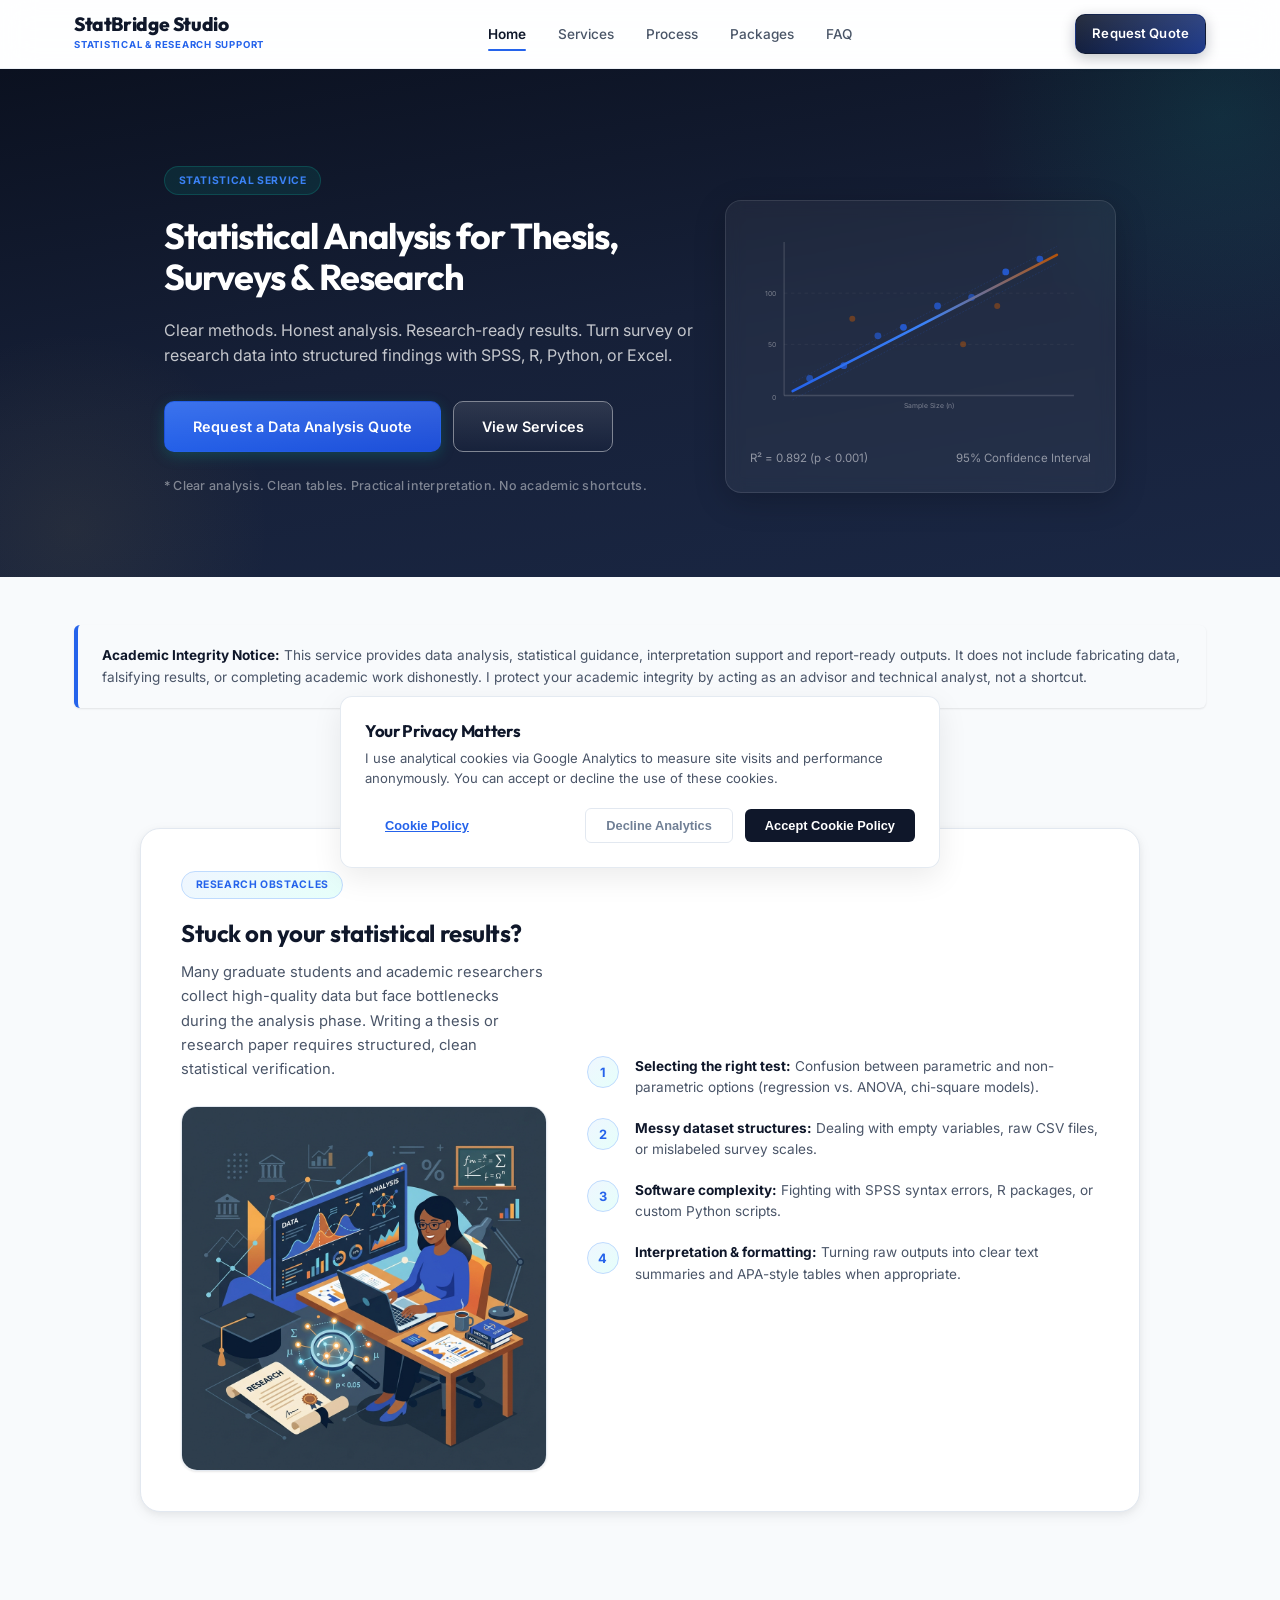
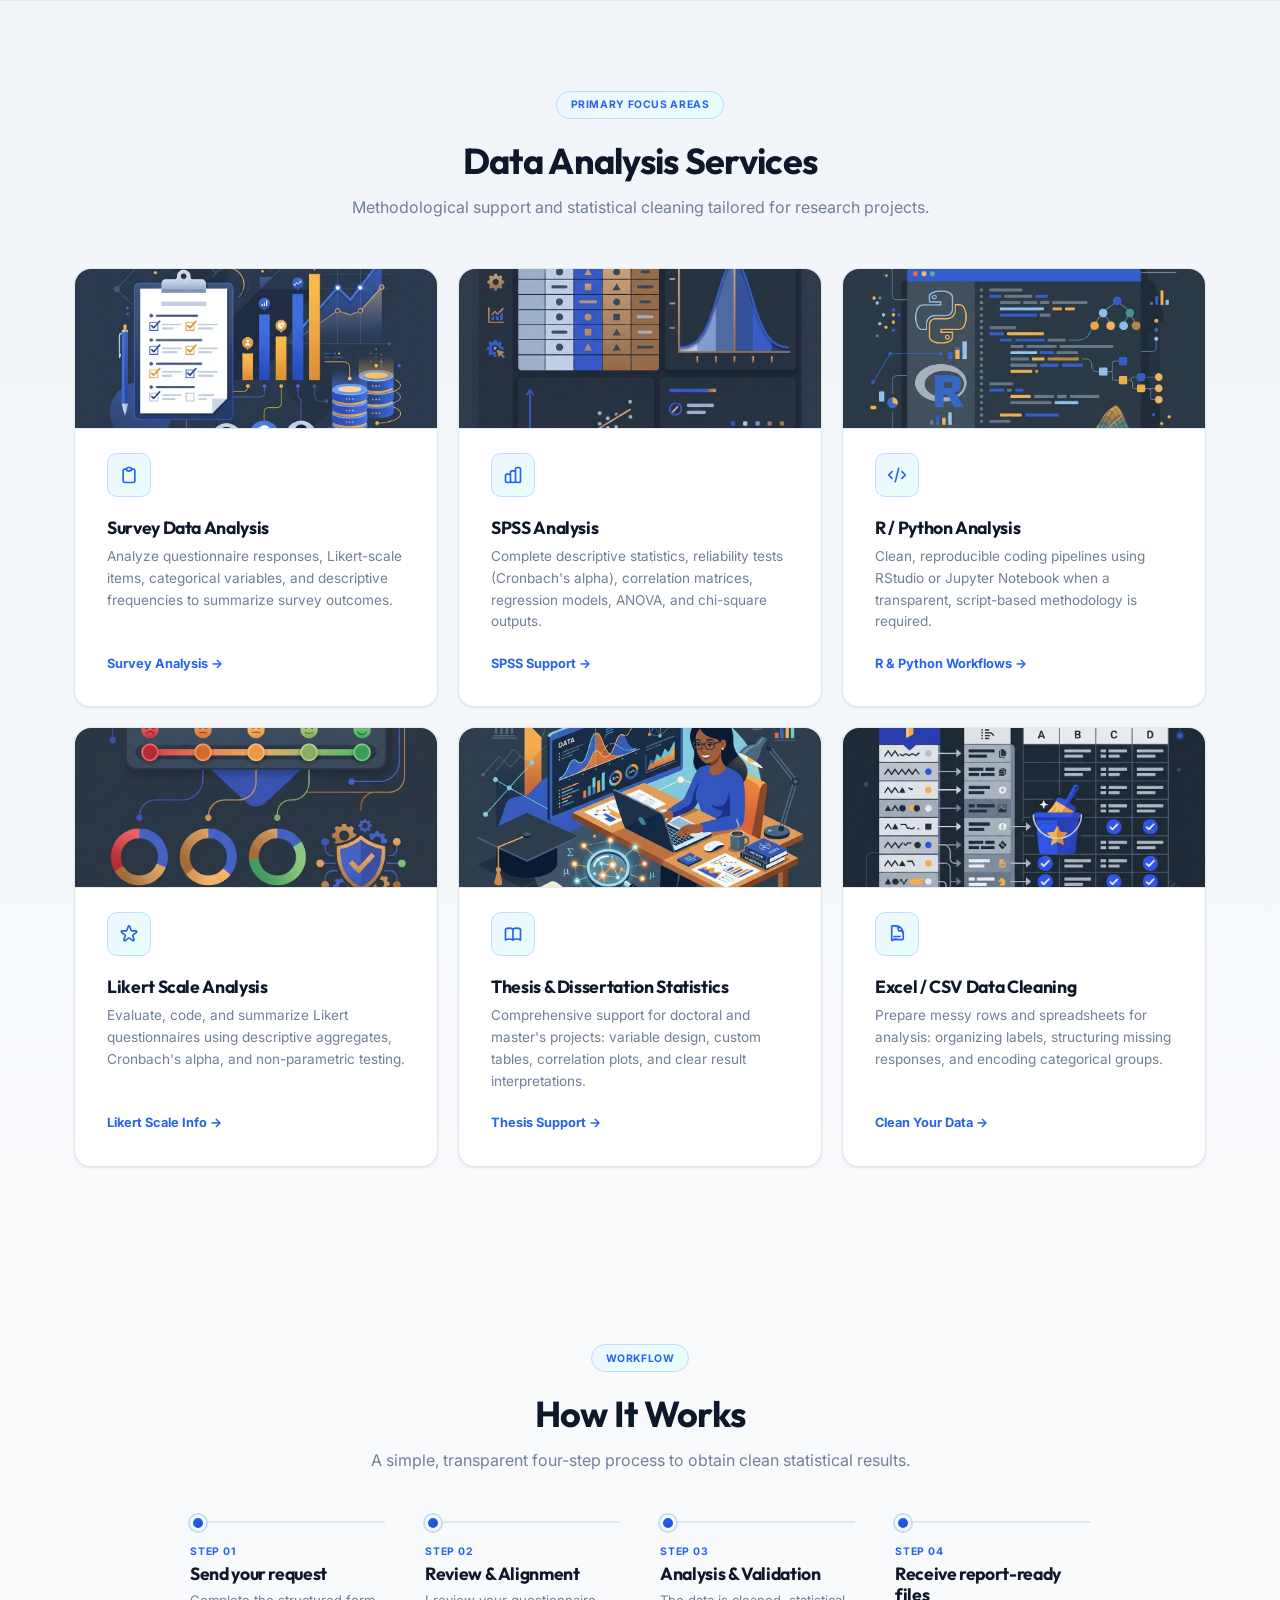
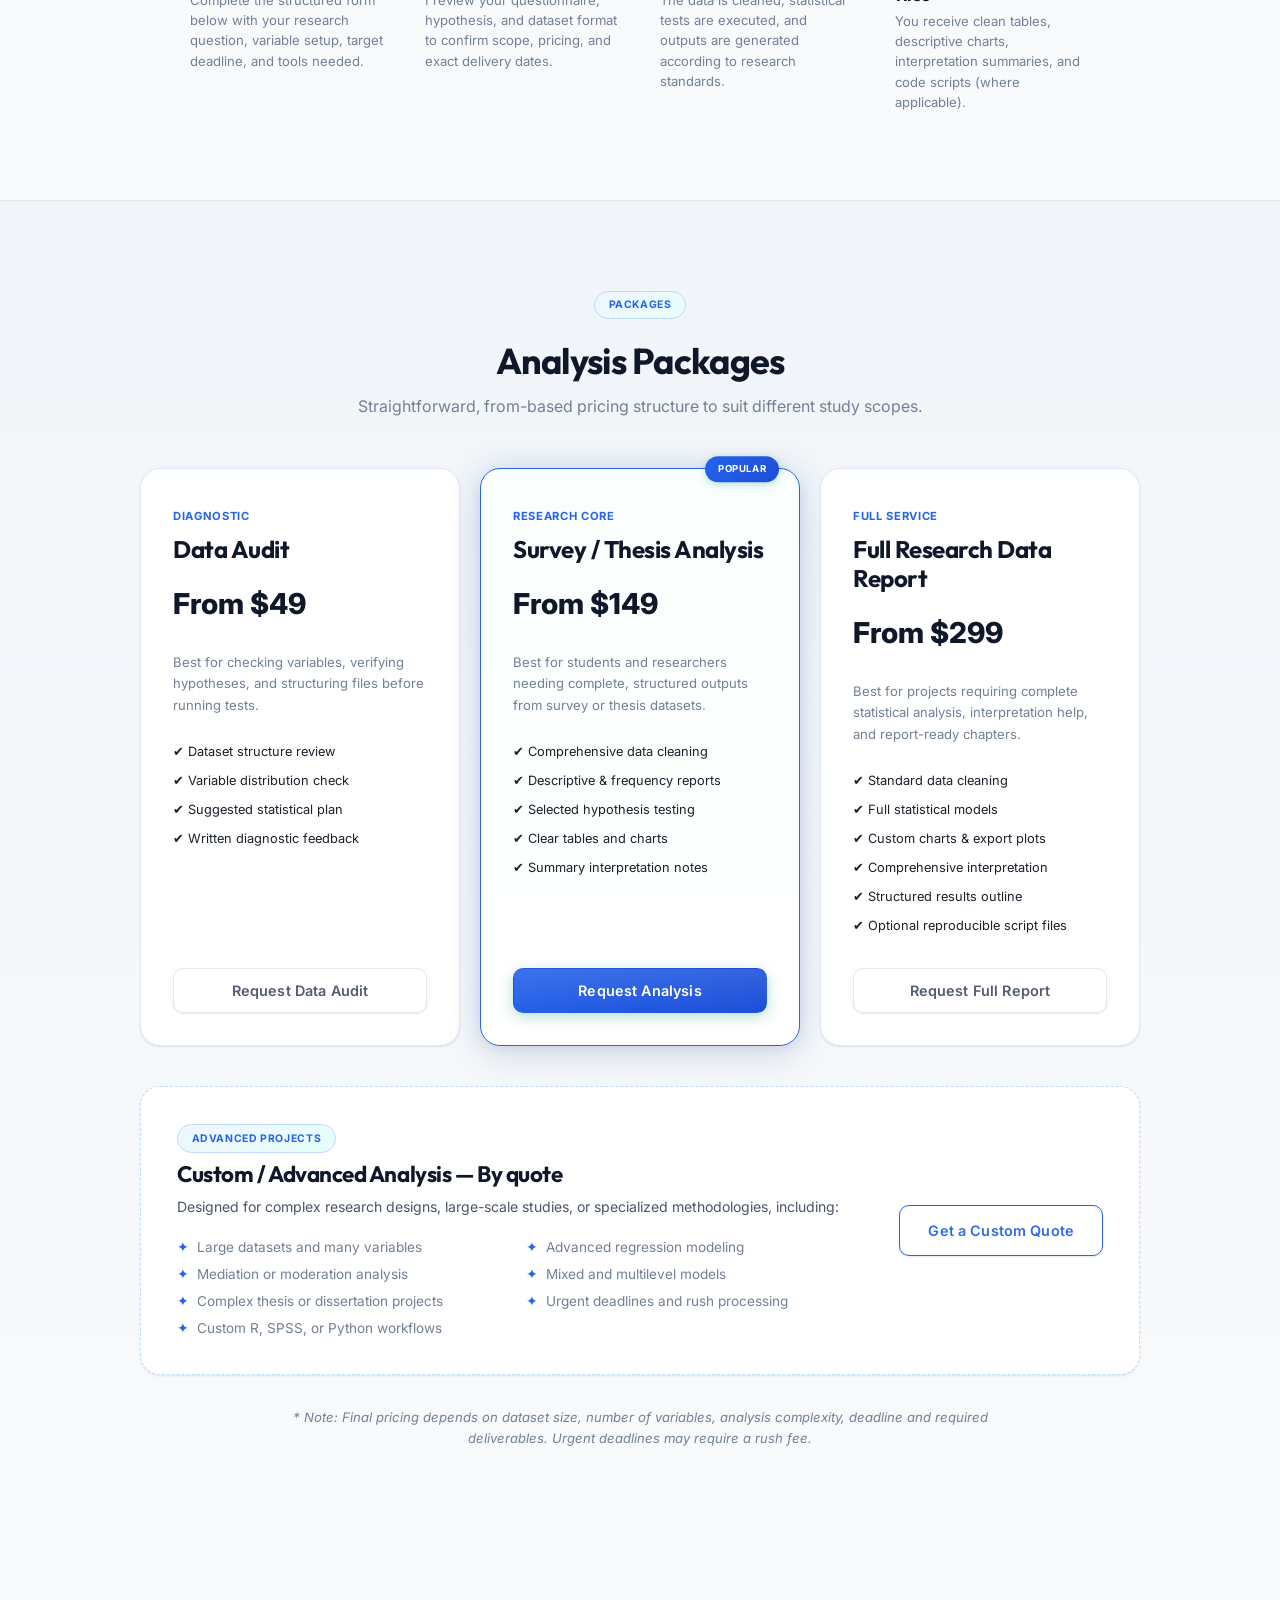
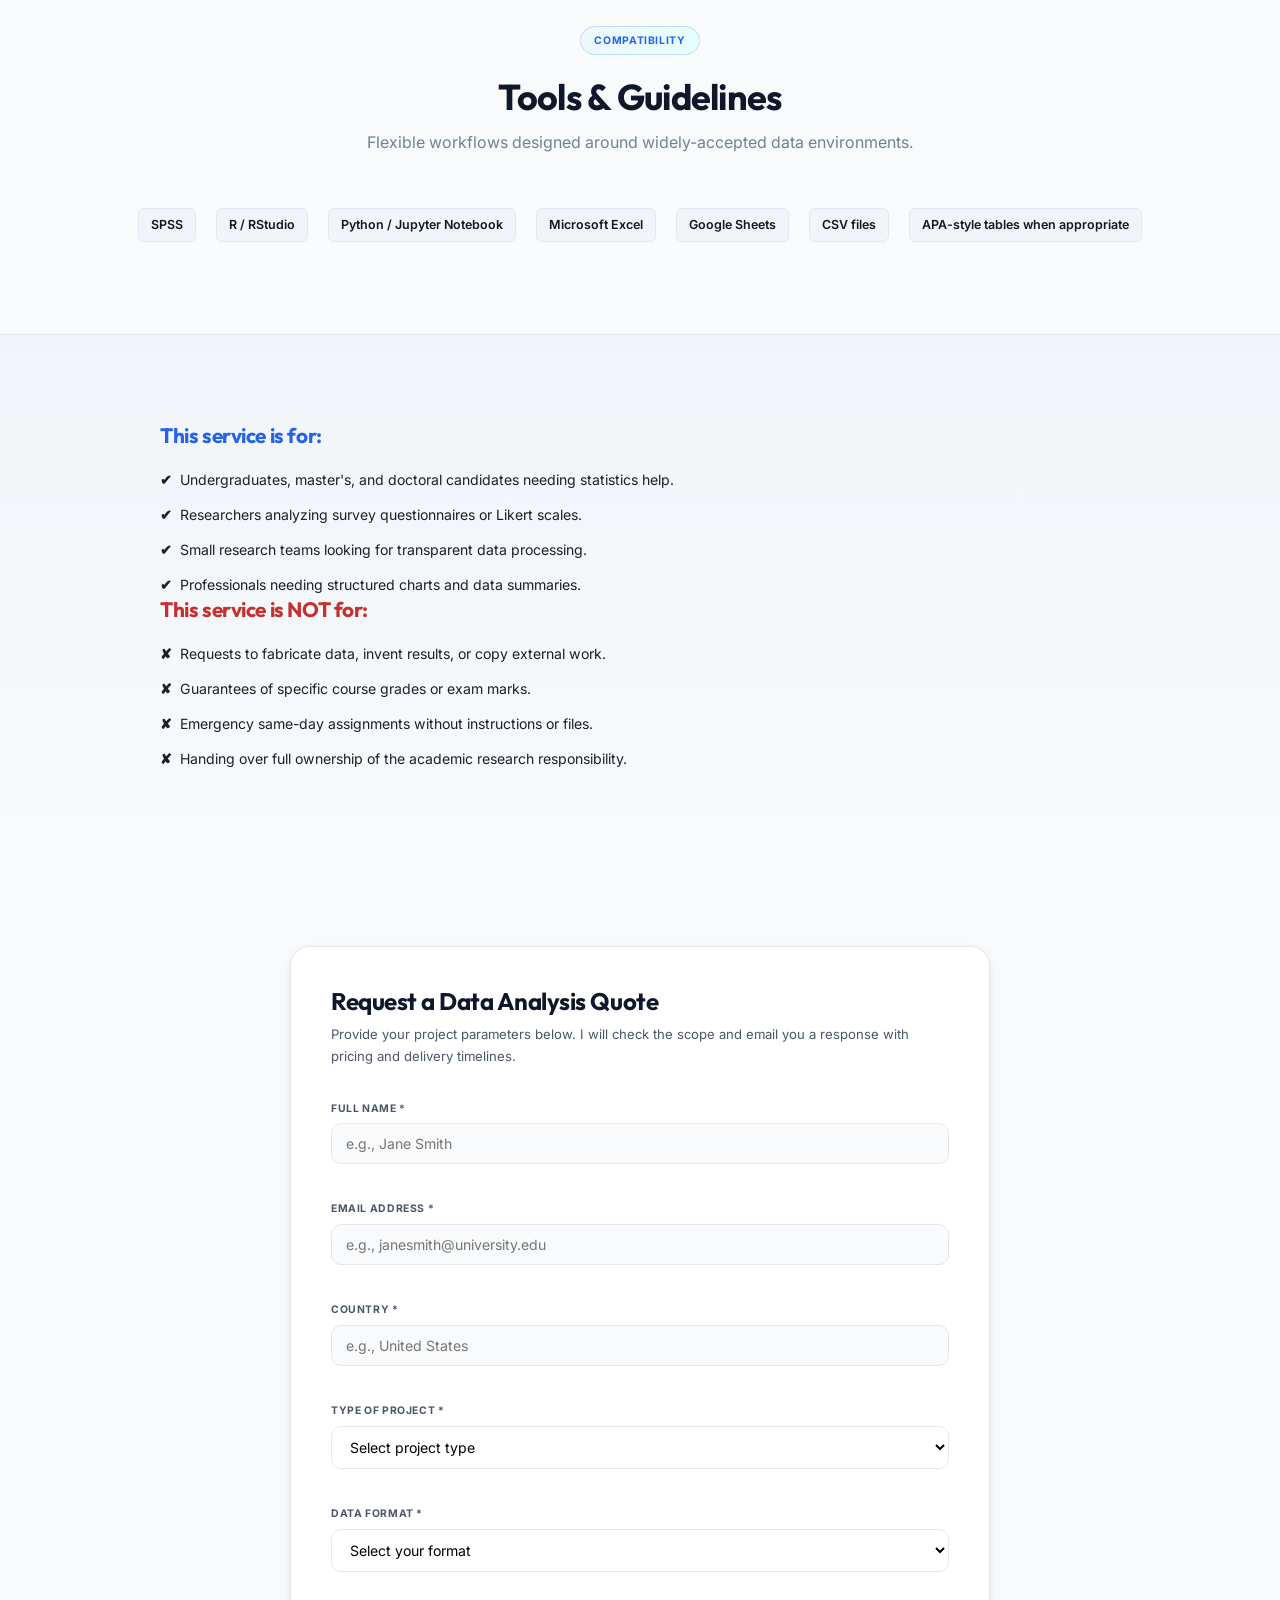
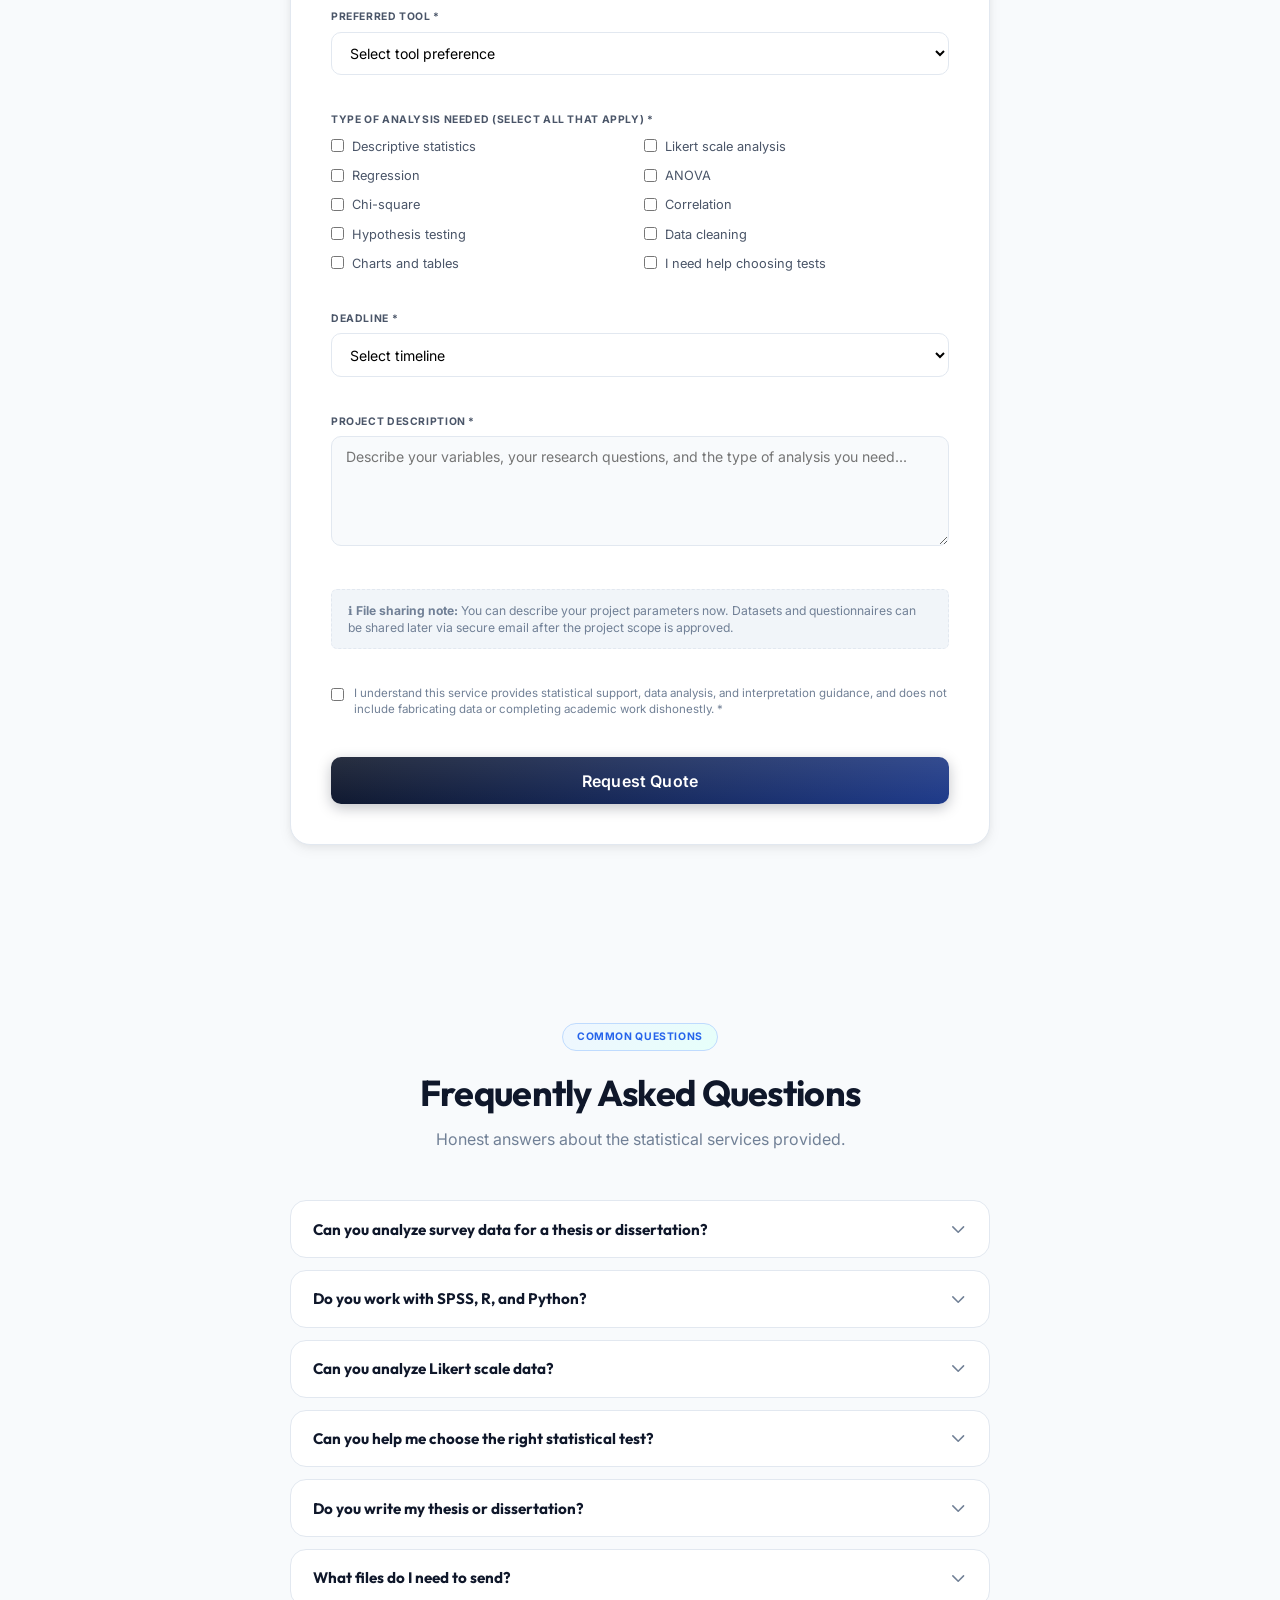
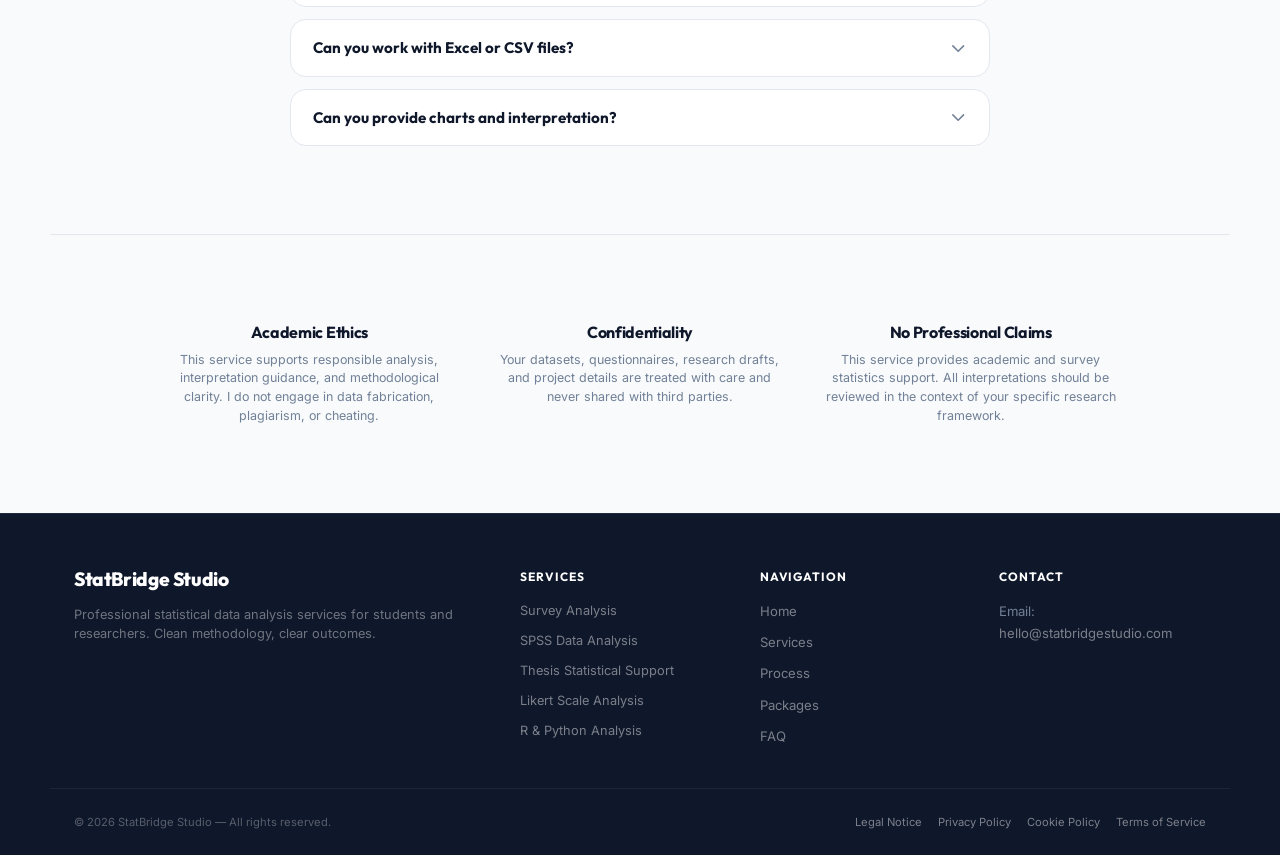
<file: index.html>
<!DOCTYPE html>
<html lang="en">
<head>
  <link rel="icon" type="image/svg+xml" href="./assets/favicon/favicon.svg">
  <link rel="icon" type="image/png" sizes="32x32" href="./assets/favicon/favicon-32x32.png">
  <link rel="icon" type="image/png" sizes="16x16" href="./assets/favicon/favicon-16x16.png">
  <link rel="apple-touch-icon" sizes="180x180" href="./assets/favicon/apple-touch-icon.png">
  <link rel="manifest" href="./assets/favicon/site.webmanifest">
  <meta name="theme-color" content="#002B66">
  <link rel="canonical" href="https://statbridgestudio.com/">
  <meta charset="UTF-8">
  <meta name="viewport" content="width=device-width, initial-scale=1.0">
  
  <!-- SEO Meta Tags -->
  <title>Statistical Analysis for Thesis & Research | StatBridge Studio</title>
  <meta name="description" content="Professional statistical data analysis for thesis, surveys, and academic research. Support for SPSS, R, Python, regression, ANOVA, and Likert scales.">
  <meta name="keywords" content="statistical data analysis, data analysis for thesis, dissertation statistical analysis, thesis statistical analysis, survey data analysis, questionnaire data analysis, Likert scale analysis, Likert scale data analysis, SPSS data analysis, SPSS analysis service, SPSS dissertation help, R statistical analysis, Python statistical analysis, RStudio data analysis, Jupyter notebook data analysis, regression analysis help, ANOVA analysis, chi-square analysis, hypothesis testing, descriptive statistics, research data analysis, statistical interpretation">
  
  <!-- Stylesheets -->
  <link rel="stylesheet" href="./styles.css">
  
  <!-- Central Tracking and Analytics Module -->
  <script src="./tracking.js" defer></script>
  
  <!-- Custom Scoped Styles for Data Lab -->
  <style>
    :root {
      --clr-da-accent: #2563eb;
      --clr-da-accent-glow: rgba(37, 99, 235, 0.15);
    }
    
    .ethics-notice-bar {
      background-color: #f8fafc;
      border-left: 4px solid var(--clr-accent);
      border-radius: var(--radius-sm);
      padding: 1.25rem 1.5rem;
      margin-bottom: 2rem;
      box-shadow: var(--shadow-sm);
    }

    .ethics-notice-bar p {
      font-size: 0.85rem;
      color: var(--clr-text-muted);
      line-height: 1.6;
      margin: 0;
    }

    .ethics-notice-bar strong {
      color: var(--clr-primary);
    }
    
    .data-visual-container {
      width: 100%;
      max-width: 500px;
      margin: 2rem auto 0;
      background: rgba(255, 255, 255, 0.05);
      border: 1px solid rgba(255, 255, 255, 0.1);
      border-radius: var(--radius-lg);
      padding: 1.5rem;
      box-shadow: 0 8px 32px rgba(0, 0, 0, 0.2);
      backdrop-filter: blur(8px);
    }
    
    .tool-tag {
      display: inline-flex;
      align-items: center;
      padding: 0.35rem 0.75rem;
      font-size: 0.78rem;
      font-weight: 600;
      color: var(--clr-primary);
      background-color: var(--clr-surface-alt);
      border: 1px solid var(--clr-border);
      border-radius: var(--radius-sm);
      margin: 0.25rem;
    }

    .analysis-checkbox-grid {
      display: grid;
      grid-template-columns: 1fr;
      gap: 0.5rem;
      margin-top: 0.5rem;
    }

    @media (min-width: 480px) {
      .analysis-checkbox-grid {
        grid-template-columns: 1fr 1fr;
      }
    }

    .checkbox-item {
      display: flex;
      align-items: flex-start;
      gap: 0.5rem;
      font-size: 0.8rem;
      color: var(--clr-text-muted);
      cursor: pointer;
    }

    .checkbox-item input {
      margin-top: 0.2rem;
      accent-color: var(--clr-accent);
    }
    
    .brand-sub-eng {
      font-size: 0.6rem;
      text-transform: uppercase;
      font-weight: 700;
      letter-spacing: 0.08em;
      color: var(--clr-accent);
      margin-top: 0.2rem;
    }

    .tools-grid {
      display: flex;
      flex-wrap: wrap;
      gap: 0.75rem;
      justify-content: center;
      margin-top: 1.5rem;
    }
  </style>
  
  <!-- JSON-LD FAQ Schema -->
  <script type="application/ld+json">
    {
      "@context": "https://schema.org",
      "@type": "FAQPage",
      "mainEntity": [
        {
          "@type": "Question",
          "name": "Can you analyze survey data for a thesis or dissertation?",
          "acceptedAnswer": {
            "@type": "Answer",
            "text": "Yes. I help undergraduate and graduate students analyze questionnaire and survey responses. This includes cleaning files, evaluating Likert scales, and performing descriptive and inferential tests to extract structured answers for research questions."
          }
        },
        {
          "@type": "Question",
          "name": "Do you work with SPSS, R, and Python?",
          "acceptedAnswer": {
            "@type": "Answer",
            "text": "Yes. I support data analysis using SPSS, R (including RStudio workflows), Python (via Jupyter Notebooks), and Microsoft Excel, depending on your project requirements and technical preferences."
          }
        },
        {
          "@type": "Question",
          "name": "Can you analyze Likert scale data?",
          "acceptedAnswer": {
            "@type": "Answer",
            "text": "Yes. Likert scales require specific statistical approaches, such as evaluating ordinal levels, running Cronbach's alpha for internal reliability, calculating descriptive values, or conducting regression models tailored to ordinal data."
          }
        },
        {
          "@type": "Question",
          "name": "Can you help me choose the right statistical test?",
          "acceptedAnswer": {
            "@type": "Answer",
            "text": "Yes. If you are unsure which tests apply to your dataset, I can review your research questions, examine your variables (nominal, ordinal, interval), and suggest the correct statistical methodology (such as regression, ANOVA, or chi-square)."
          }
        },
        {
          "@type": "Question",
          "name": "Do you write my thesis or dissertation?",
          "acceptedAnswer": {
            "@type": "Answer",
            "text": "No. To maintain strict academic integrity, I do not write complete theses, draft conclusions, falsify data, or guarantee grades. I provide statistical support, data cleaning, clear charts, tables, and interpretation guidance to help you explain your findings honestly."
          }
        },
        {
          "@type": "Question",
          "name": "What files do I need to send?",
          "acceptedAnswer": {
            "@type": "Answer",
            "text": "You should send your clean or raw dataset (Excel, CSV, SPSS, or Google Sheets format), your survey questionnaire, and a description of your research questions or hypotheses. Please do not send files yet; describe your project in the form first."
          }
        },
        {
          "@type": "Question",
          "name": "Can you work with Excel or CSV files?",
          "acceptedAnswer": {
            "@type": "Answer",
            "text": "Yes. I clean messy Excel spreadsheets, sort inconsistent labels, handle missing values, and structure variables so they are ready for professional analysis."
          }
        },
        {
          "@type": "Question",
          "name": "Can you provide charts and interpretation?",
          "acceptedAnswer": {
            "@type": "Answer",
            "text": "Yes. Most analysis packages can include report-ready tables, high-resolution charts, and clear statistical interpretation notes, depending on the project scope to help you write your results section with confidence."
          }
        }
      ]
    }
  </script>

  <!-- Open Graph / Facebook -->
  <meta property="og:type" content="website">
  <meta property="og:url" content="https://statbridgestudio.com/">
  <meta property="og:title" content="Statistical Analysis for Thesis & Research | StatBridge Studio">
  <meta property="og:description" content="Professional statistical data analysis for thesis, surveys, and academic research. Support for SPSS, R, Python, regression, ANOVA, and Likert scales.">
  <meta property="og:image" content="https://statbridgestudio.com/assets/images/favicon-logo.png">
  <meta property="og:site_name" content="StatBridge Studio">

  <!-- Twitter -->
  <meta property="twitter:card" content="summary_large_image">
  <meta property="twitter:url" content="https://statbridgestudio.com/">
  <meta property="twitter:title" content="Statistical Analysis for Thesis & Research | StatBridge Studio">
  <meta property="twitter:description" content="Professional statistical data analysis for thesis, surveys, and academic research. Support for SPSS, R, Python, regression, ANOVA, and Likert scales.">
  <meta property="twitter:image" content="https://statbridgestudio.com/assets/images/favicon-logo.png">

  <!-- Structured Data (JSON-LD) -->
  <script type="application/ld+json">
  {
    "@context": "https://schema.org",
    "@graph": [
      {
        "@type": "ProfessionalService",
        "@id": "https://statbridgestudio.com/#organization",
        "name": "StatBridge Studio",
        "url": "https://statbridgestudio.com/",
        "logo": {
          "@type": "ImageObject",
          "url": "https://statbridgestudio.com/assets/images/favicon-logo.png",
          "caption": "StatBridge Studio Logo"
        },
        "image": "https://statbridgestudio.com/assets/images/favicon-logo.png",
        "description": "Professional statistical data analysis for thesis, surveys, and academic research.",
        "address": {
          "@type": "PostalAddress",
          "addressCountry": "US"
        },
        "priceRange": "$$",
        "areaServed": ["US", "CA", "GB", "AU"],
        "serviceType": ["Statistical Consultation", "Data Analysis", "Survey Analysis", "SPSS Consulting"]
      },
      {
        "@type": "WebSite",
        "@id": "https://statbridgestudio.com/#website",
        "url": "https://statbridgestudio.com/",
        "name": "StatBridge Studio",
        "publisher": {
          "@id": "https://statbridgestudio.com/#organization"
        }
      }
    ]
  }
  </script>
</head>
<body>

  <!-- NAVBAR -->
  <header class="site-header" id="site-header">
    <div class="container navbar">
      <a href="index.html" class="brand">
        <span class="brand-name">StatBridge Studio</span>
        <span class="brand-sub-eng">Statistical & Research Support</span>
      </a>
      
      <nav class="nav-menu" id="nav-menu-desktop">
        <a href="index.html" class="nav-link active">Home</a>
        <a href="#services" class="nav-link">Services</a>
        <a href="#how-it-works" class="nav-link">Process</a>
        <a href="#pricing" class="nav-link">Packages</a>
        <a href="#faq" class="nav-link">FAQ</a>
      </nav>
      
      <div class="nav-cta">
        <a href="#quote-form-section" class="btn btn-primary" style="padding: 0.5rem 1rem; font-size: 0.82rem;">Request Quote</a>
      </div>
      
      <button class="hamburger" id="hamburger" aria-label="Open menu">
        <svg fill="none" viewBox="0 0 24 24" stroke-width="1.5" stroke="currentColor">
          <path stroke-linecap="round" stroke-linejoin="round" d="M3.75 6.75h16.5M3.75 12h16.5m-16.5 5.25h16.5" />
        </svg>
      </button>
    </div>
    
    <!-- Mobile Menu -->
    <div class="nav-menu-mobile" id="mobile-menu">
      <a href="index.html" class="nav-link active">Home</a>
      <a href="#services" class="nav-link">Services</a>
      <a href="#how-it-works" class="nav-link">Process</a>
      <a href="#pricing" class="nav-link">Packages</a>
      <a href="#faq" class="nav-link">FAQ</a>
      <a href="#quote-form-section" class="btn btn-primary" style="text-align: center; margin-top: 0.5rem;">Request Quote</a>
    </div>
  </header>

  <main>
    
    <!-- HERO SECTION -->
    <section class="hero">
      <div class="container hero-content" style="max-width: 1000px; display: grid; grid-template-columns: 1fr; gap: 2rem; align-items: center; text-align: left;">
        <div>
          <span class="badge" id="hero-badge">Statistical Service</span>
          <h1 class="hero-title" id="hero-title" style="font-size: 2.25rem; line-height: 1.15; color: #fff;">
            Statistical Analysis for Thesis, Surveys & Research
          </h1>
          <p class="hero-desc" id="hero-desc" style="font-size: 1rem; line-height: 1.6; color: rgba(255,255,255,0.75); margin-top: 1rem; margin-bottom: 2rem;">
            Clear methods. Honest analysis. Research-ready results. Turn survey or research data into structured findings with SPSS, R, Python, or Excel.
          </p>
          <div class="hero-btns" style="justify-content: flex-start; flex-direction: row; flex-wrap: wrap;">
            <a href="#quote-form-section" class="btn btn-secondary" id="hero-cta-btn">Request a Data Analysis Quote</a>
            <a href="#services" class="btn btn-outline-light">View Services</a>
          </div>
          <p class="hero-microcopy" style="margin-top: 1.25rem; color: rgba(255,255,255,0.45); font-size: 0.78rem;">
            * Clear analysis. Clean tables. Practical interpretation. No academic shortcuts.
          </p>
        </div>
        
        <!-- Abstract Tech Visualizer -->
        <div class="data-visual-container">
          <svg viewBox="0 0 400 240" fill="none" xmlns="http://www.w3.org/2000/svg" style="width: 100%; height: auto;">
            <!-- Grid Lines -->
            <line x1="40" y1="20" x2="40" y2="200" stroke="rgba(255,255,255,0.15)" stroke-width="1.5" />
            <line x1="40" y1="200" x2="380" y2="200" stroke="rgba(255,255,255,0.15)" stroke-width="1.5" />
            <line x1="40" y1="140" x2="380" y2="140" stroke="rgba(255,255,255,0.05)" stroke-width="1" stroke-dasharray="4 4" />
            <line x1="40" y1="80" x2="380" y2="80" stroke="rgba(255,255,255,0.05)" stroke-width="1" stroke-dasharray="4 4" />
            
            <!-- Axes Labels -->
            <text x="30" y="205" fill="rgba(255,255,255,0.4)" font-size="8" text-anchor="end">0</text>
            <text x="30" y="143" fill="rgba(255,255,255,0.4)" font-size="8" text-anchor="end">50</text>
            <text x="30" y="83" fill="rgba(255,255,255,0.4)" font-size="8" text-anchor="end">100</text>
            <text x="210" y="215" fill="rgba(255,255,255,0.4)" font-size="8" text-anchor="middle">Sample Size (n)</text>
            
            <!-- Scatter Points -->
            <circle cx="70" cy="180" r="4" fill="#2563eb" opacity="0.6" />
            <circle cx="110" cy="165" r="4" fill="#2563eb" opacity="0.7" />
            <circle cx="150" cy="130" r="4" fill="#2563eb" opacity="0.6" />
            <circle cx="180" cy="120" r="4" fill="#2563eb" opacity="0.8" />
            <circle cx="220" cy="95" r="4" fill="#2563eb" opacity="0.7" />
            <circle cx="260" cy="85" r="4" fill="#2563eb" opacity="0.6" />
            <circle cx="300" cy="55" r="4" fill="#2563eb" opacity="0.8" />
            <circle cx="340" cy="40" r="4" fill="#2563eb" opacity="0.7" />
            
            <!-- Outliers (representing variance) -->
            <circle cx="120" cy="110" r="3.5" fill="#b45309" opacity="0.5" />
            <circle cx="250" cy="140" r="3.5" fill="#b45309" opacity="0.5" />
            <circle cx="290" cy="95" r="3.5" fill="#b45309" opacity="0.5" />

            <!-- Regression Line -->
            <path d="M 50 195 L 360 35" stroke="url(#lineGrad)" stroke-width="3" stroke-linecap="round" />
            
            <!-- Confidence Interval Shading (Minimalist lines) -->
            <path d="M 50 205 L 360 45" stroke="rgba(37, 99, 235, 0.2)" stroke-width="1" stroke-dasharray="2 2" />
            <path d="M 50 185 L 360 25" stroke="rgba(37, 99, 235, 0.2)" stroke-width="1" stroke-dasharray="2 2" />
            
            <!-- SVG Gradients -->
            <defs>
              <linearGradient id="lineGrad" x1="50" y1="195" x2="360" y2="35" gradientUnits="userSpaceOnUse">
                <stop offset="0%" stop-color="#2563eb" />
                <stop offset="50%" stop-color="#3b82f6" />
                <stop offset="100%" stop-color="#b45309" />
              </linearGradient>
            </defs>
          </svg>
          <div style="display: flex; justify-content: space-between; margin-top: 0.75rem; font-size: 0.72rem; color: rgba(255,255,255,0.5);">
            <span>R² = 0.892 (p &lt; 0.001)</span>
            <span>95% Confidence Interval</span>
          </div>
        </div>
      </div>
    </section>

    <!-- ETHICS NOTICE SECTION -->
    <section class="container" style="margin-top: 3rem; margin-bottom: 1rem;">
      <div class="ethics-notice-bar">
        <p>
          <strong>Academic Integrity Notice:</strong> This service provides data analysis, statistical guidance, interpretation support and report-ready outputs. It does not include fabricating data, falsifying results, or completing academic work dishonestly. I protect your academic integrity by acting as an advisor and technical analyst, not a shortcut.
        </p>
      </div>
    </section>

    <!-- PROBLEM SECTION -->
    <section class="section container reveal">
      <div class="problem-box">
        <div class="problem-grid">
          <div class="problem-intro">
            <span class="badge">Research Obstacles</span>
            <h2>Stuck on your statistical results?</h2>
            <p style="margin-bottom: 1.5rem; font-size: 0.92rem; color: var(--clr-text-muted);">
              Many graduate students and academic researchers collect high-quality data but face bottlenecks during the analysis phase. Writing a thesis or research paper requires structured, clean statistical verification.
            </p>
            <div style="margin-top: 1.5rem; border-radius: var(--radius-lg); overflow: hidden; border: 1px solid var(--clr-border); box-shadow: var(--shadow-sm);">
              <img src="./assets/images/thesis-analysis-ill.png" alt="Research data analysis support" style="width: 100%; height: auto; display: block;" width="1024" height="1024" loading="lazy" decoding="async">
            </div>
          </div>
          
          <div class="problem-list">
            <div class="problem-item">
              <div class="problem-num">1</div>
              <div class="problem-text">
                <strong>Selecting the right test:</strong> Confusion between parametric and non-parametric options (regression vs. ANOVA, chi-square models).
              </div>
            </div>
            
            <div class="problem-item">
              <div class="problem-num">2</div>
              <div class="problem-text">
                <strong>Messy dataset structures:</strong> Dealing with empty variables, raw CSV files, or mislabeled survey scales.
              </div>
            </div>
            
            <div class="problem-item">
              <div class="problem-num">3</div>
              <div class="problem-text">
                <strong>Software complexity:</strong> Fighting with SPSS syntax errors, R packages, or custom Python scripts.
              </div>
            </div>
            
            <div class="problem-item">
              <div class="problem-num">4</div>
              <div class="problem-text">
                <strong>Interpretation & formatting:</strong> Turning raw outputs into clear text summaries and APA-style tables when appropriate.
              </div>
            </div>
          </div>
        </div>
      </div>
    </section>

    <!-- SERVICES SECTION -->
    <section class="section section-alt reveal" id="services">
      <div class="container">
        <div class="section-header">
          <span class="badge">Primary Focus Areas</span>
          <h2 class="section-title">Data Analysis Services</h2>
          <p class="section-subtitle">Methodological support and statistical cleaning tailored for research projects.</p>
        </div>

        <div class="grid-3">
          <!-- Card 1 -->
          <div class="card">
            <div style="margin: -2rem -2rem 1.5rem -2rem; overflow: hidden; border-top-left-radius: var(--radius-lg); border-top-right-radius: var(--radius-lg); height: 160px;">
              <img src="./assets/images/survey-analysis-ill.png" alt="Survey Data Analysis" style="width: 100%; height: 100%; object-fit: cover; display: block; border-bottom: 1px solid var(--clr-border);" width="1024" height="1024" loading="lazy" decoding="async">
            </div>
            <div class="card-icon">
              <svg fill="none" viewBox="0 0 24 24" stroke="currentColor" stroke-width="2">
                <path stroke-linecap="round" stroke-linejoin="round" d="M9 5H7a2 2 0 00-2 2v12a2 2 0 002 2h10a2 2 0 002-2V7a2 2 0 00-2-2h-2M9 5a2 2 0 002 2h2a2 2 0 002-2M9 5a2 2 0 012-2h2a2 2 0 012 2" />
              </svg>
            </div>
            <h3 class="card-title">Survey Data Analysis</h3>
            <p class="card-desc">Analyze questionnaire responses, Likert-scale items, categorical variables, and descriptive frequencies to summarize survey outcomes.</p>
            <a href="survey-data-analysis.html" class="card-link">Survey Analysis &rarr;</a>
          </div>

          <!-- Card 2 -->
          <div class="card">
            <div style="margin: -2rem -2rem 1.5rem -2rem; overflow: hidden; border-top-left-radius: var(--radius-lg); border-top-right-radius: var(--radius-lg); height: 160px;">
              <img src="./assets/images/spss-analysis-ill.png" alt="SPSS Analysis" style="width: 100%; height: 100%; object-fit: cover; display: block; border-bottom: 1px solid var(--clr-border);" width="1024" height="1024" loading="lazy" decoding="async">
            </div>
            <div class="card-icon">
              <svg fill="none" viewBox="0 0 24 24" stroke="currentColor" stroke-width="2">
                <path stroke-linecap="round" stroke-linejoin="round" d="M9 19v-6a2 2 0 00-2-2H5a2 2 0 00-2 2v6a2 2 0 002 2h2a2 2 0 002-2zm0 0V9a2 2 0 012-2h2a2 2 0 012 2v10a2 2 0 002 2h2a2 2 0 002-2V5a2 2 0 00-2-2h-2a2 2 0 00-2 2v14a2 2 0 01-2 2h-2a2 2 0 01-2-2z" />
              </svg>
            </div>
            <h3 class="card-title">SPSS Analysis</h3>
            <p class="card-desc">Complete descriptive statistics, reliability tests (Cronbach's alpha), correlation matrices, regression models, ANOVA, and chi-square outputs.</p>
            <a href="spss-data-analysis.html" class="card-link">SPSS Support &rarr;</a>
          </div>

          <!-- Card 3 -->
          <div class="card">
            <div style="margin: -2rem -2rem 1.5rem -2rem; overflow: hidden; border-top-left-radius: var(--radius-lg); border-top-right-radius: var(--radius-lg); height: 160px;">
              <img src="./assets/images/r-python-analysis-ill.png" alt="R / Python Analysis" style="width: 100%; height: 100%; object-fit: cover; display: block; border-bottom: 1px solid var(--clr-border);" width="1024" height="1024" loading="lazy" decoding="async">
            </div>
            <div class="card-icon">
              <svg fill="none" viewBox="0 0 24 24" stroke="currentColor" stroke-width="2">
                <path stroke-linecap="round" stroke-linejoin="round" d="M10 20l4-16m4 4l4 4-4 4M6 16l-4-4 4-4" />
              </svg>
            </div>
            <h3 class="card-title">R / Python Analysis</h3>
            <p class="card-desc">Clean, reproducible coding pipelines using RStudio or Jupyter Notebook when a transparent, script-based methodology is required.</p>
            <a href="r-python-statistical-analysis.html" class="card-link">R & Python Workflows &rarr;</a>
          </div>

          <!-- Card 4 -->
          <div class="card">
            <div style="margin: -2rem -2rem 1.5rem -2rem; overflow: hidden; border-top-left-radius: var(--radius-lg); border-top-right-radius: var(--radius-lg); height: 160px;">
              <img src="./assets/images/likert-analysis-ill.png" alt="Likert Scale Analysis" style="width: 100%; height: 100%; object-fit: cover; display: block; border-bottom: 1px solid var(--clr-border);" width="1024" height="1024" loading="lazy" decoding="async">
            </div>
            <div class="card-icon">
              <svg fill="none" viewBox="0 0 24 24" stroke="currentColor" stroke-width="2">
                <path stroke-linecap="round" stroke-linejoin="round" d="M11.049 2.927c.3-.921 1.603-.921 1.902 0l1.519 4.674a1 1 0 00.95.69h4.907c.961 0 1.371 1.24.588 1.81l-3.97 2.883a1 1 0 00-.364 1.118l1.518 4.674c.3.922-.755 1.688-1.538 1.118l-3.971-2.883a1 1 0 00-1.17 0l-3.971 2.883c-.783.57-1.838-.197-1.538-1.118l1.518-4.674a1 1 0 00-.364-1.118l-3.97-2.883c-.783-.57-.38-1.81.588-1.81h4.908a1 1 0 00.951-.69l1.519-4.674z" />
              </svg>
            </div>
            <h3 class="card-title">Likert Scale Analysis</h3>
            <p class="card-desc">Evaluate, code, and summarize Likert questionnaires using descriptive aggregates, Cronbach's alpha, and non-parametric testing.</p>
            <a href="likert-scale-analysis.html" class="card-link">Likert Scale Info &rarr;</a>
          </div>

          <!-- Card 5 -->
          <div class="card">
            <div style="margin: -2rem -2rem 1.5rem -2rem; overflow: hidden; border-top-left-radius: var(--radius-lg); border-top-right-radius: var(--radius-lg); height: 160px;">
              <img src="./assets/images/thesis-analysis-ill.png" alt="Thesis & Dissertation Statistics" style="width: 100%; height: 100%; object-fit: cover; display: block; border-bottom: 1px solid var(--clr-border);" width="1024" height="1024" loading="lazy" decoding="async">
            </div>
            <div class="card-icon">
              <svg fill="none" viewBox="0 0 24 24" stroke="currentColor" stroke-width="2">
                <path stroke-linecap="round" stroke-linejoin="round" d="M12 6.253v13m0-13C10.832 5.477 9.246 5 7.5 5S4.168 5.477 3 6.253v13C4.168 18.477 5.754 18 7.5 18s3.332.477 4.5 1.253m0-13C13.168 5.477 14.754 5 16.5 5c1.747 0 3.332.477 4.5 1.253v13C19.832 18.477 18.247 18 16.5 18c-1.746 0-3.332.477-4.5 1.253" />
              </svg>
            </div>
            <h3 class="card-title">Thesis & Dissertation Statistics</h3>
            <p class="card-desc">Comprehensive support for doctoral and master's projects: variable design, custom tables, correlation plots, and clear result interpretations.</p>
            <a href="thesis-statistical-analysis.html" class="card-link">Thesis Support &rarr;</a>
          </div>

          <!-- Card 6 -->
          <div class="card">
            <div style="margin: -2rem -2rem 1.5rem -2rem; overflow: hidden; border-top-left-radius: var(--radius-lg); border-top-right-radius: var(--radius-lg); height: 160px;">
              <img src="./assets/images/data-cleaning-ill.png" alt="Excel / CSV Data Cleaning" style="width: 100%; height: 100%; object-fit: cover; display: block; border-bottom: 1px solid var(--clr-border);" width="1024" height="1024" loading="lazy" decoding="async">
            </div>
            <div class="card-icon">
              <svg fill="none" viewBox="0 0 24 24" stroke="currentColor" stroke-width="2">
                <path stroke-linecap="round" stroke-linejoin="round" d="M19.5 14.25v-2.625a3.375 3.375 0 00-3.375-3.375h-1.5A1.125 1.125 0 0113.5 7.125v-1.5a3.375 3.375 0 00-3.375-3.375H8.25m0 12.75h7.5m-7.5 3H12M5.625 18.75h12.75c.621 0 1.125-.504 1.125-1.125V11.25a9 9 0 00-9-9h-3.75c-.621 0-1.125.504-1.125 1.125v15.375c0 .621.504 1.125 1.125 1.125z" />
              </svg>
            </div>
            <h3 class="card-title">Excel / CSV Data Cleaning</h3>
            <p class="card-desc">Prepare messy rows and spreadsheets for analysis: organizing labels, structuring missing responses, and encoding categorical groups.</p>
            <a href="#quote-form-section" class="card-link">Clean Your Data &rarr;</a>
          </div>
        </div>
      </div>
    </section>

    <!-- PROCESS SECTION -->
    <section class="section container reveal" id="how-it-works">
      <div class="section-header">
        <span class="badge">Workflow</span>
        <h2 class="section-title">How It Works</h2>
        <p class="section-subtitle">A simple, transparent four-step process to obtain clean statistical results.</p>
      </div>
      
      <div class="timeline">
        <div class="timeline-item">
          <div class="timeline-dot"></div>
          <div class="timeline-header">
            <span class="timeline-step">Step 01</span>
            <h3 class="timeline-title">Send your request</h3>
          </div>
          <p class="timeline-desc">Complete the structured form below with your research question, variable setup, target deadline, and tools needed.</p>
        </div>
        
        <div class="timeline-item">
          <div class="timeline-dot"></div>
          <div class="timeline-header">
            <span class="timeline-step">Step 02</span>
            <h3 class="timeline-title">Review & Alignment</h3>
          </div>
          <p class="timeline-desc">I review your questionnaire, hypothesis, and dataset format to confirm scope, pricing, and exact delivery dates.</p>
        </div>
        
        <div class="timeline-item">
          <div class="timeline-dot"></div>
          <div class="timeline-header">
            <span class="timeline-step">Step 03</span>
            <h3 class="timeline-title">Analysis & Validation</h3>
          </div>
          <p class="timeline-desc">The data is cleaned, statistical tests are executed, and outputs are generated according to research standards.</p>
        </div>
        
        <div class="timeline-item">
          <div class="timeline-dot"></div>
          <div class="timeline-header">
            <span class="timeline-step">Step 04</span>
            <h3 class="timeline-title">Receive report-ready files</h3>
          </div>
          <p class="timeline-desc">You receive clean tables, descriptive charts, interpretation summaries, and code scripts (where applicable).</p>
        </div>
      </div>
    </section>

    <!-- PACKAGES SECTION -->
    <section class="section section-alt reveal" id="pricing">
      <div class="container">
        <div class="section-header">
          <span class="badge">Packages</span>
          <h2 class="section-title">Analysis Packages</h2>
          <p class="section-subtitle">Straightforward, from-based pricing structure to suit different study scopes.</p>
        </div>

        <div class="grid-3" style="max-width: 1000px; margin: 0 auto;">
          <!-- Package 1 -->
          <div class="plan-card">
            <div>
              <span class="plan-sub">Diagnostic</span>
              <h3 style="font-size: 1.5rem; margin: 0.5rem 0 1rem 0;">Data Audit</h3>
              <div style="margin-bottom: 1.5rem;">
                <span style="font-size: 1.8rem; font-weight: 800; color: var(--clr-primary);">From $49</span>
              </div>
              <p style="font-size: 0.82rem; color: var(--clr-text-light); margin-bottom: 1.5rem;">Best for checking variables, verifying hypotheses, and structuring files before running tests.</p>
              <ul class="footer-list" style="margin-bottom: 2rem; font-size: 0.8rem; display: flex; flex-direction: column; gap: 0.5rem;">
                <li style="display:flex; align-items:center; gap:0.5rem;">✔ Dataset structure review</li>
                <li style="display:flex; align-items:center; gap:0.5rem;">✔ Variable distribution check</li>
                <li style="display:flex; align-items:center; gap:0.5rem;">✔ Suggested statistical plan</li>
                <li style="display:flex; align-items:center; gap:0.5rem;">✔ Written diagnostic feedback</li>
              </ul>
            </div>
            <button class="btn btn-outline" style="width: 100%;" onclick="handleDataAnalysisPlanSelection('audit')">Request Data Audit</button>
          </div>

          <!-- Package 2 -->
          <div class="plan-card highlighted">
            <span class="plan-tag">Popular</span>
            <div>
              <span class="plan-sub" style="color: var(--clr-accent);">Research Core</span>
              <h3 style="font-size: 1.5rem; margin: 0.5rem 0 1rem 0;">Survey / Thesis Analysis</h3>
              <div style="margin-bottom: 1.5rem;">
                <span style="font-size: 1.8rem; font-weight: 800; color: var(--clr-primary);">From $149</span>
              </div>
              <p style="font-size: 0.82rem; color: var(--clr-text-light); margin-bottom: 1.5rem;">Best for students and researchers needing complete, structured outputs from survey or thesis datasets.</p>
              <ul class="footer-list" style="margin-bottom: 2rem; font-size: 0.8rem; display: flex; flex-direction: column; gap: 0.5rem;">
                <li style="display:flex; align-items:center; gap:0.5rem;">✔ Comprehensive data cleaning</li>
                <li style="display:flex; align-items:center; gap:0.5rem;">✔ Descriptive & frequency reports</li>
                <li style="display:flex; align-items:center; gap:0.5rem;">✔ Selected hypothesis testing</li>
                <li style="display:flex; align-items:center; gap:0.5rem;">✔ Clear tables and charts</li>
                <li style="display:flex; align-items:center; gap:0.5rem;">✔ Summary interpretation notes</li>
              </ul>
            </div>
            <button class="btn btn-secondary" style="width: 100%;" onclick="handleDataAnalysisPlanSelection('analysis')">Request Analysis</button>
          </div>

          <!-- Package 3 -->
          <div class="plan-card">
            <div>
              <span class="plan-sub">Full Service</span>
              <h3 style="font-size: 1.5rem; margin: 0.5rem 0 1rem 0;">Full Research Data Report</h3>
              <div style="margin-bottom: 1.5rem;">
                <span style="font-size: 1.8rem; font-weight: 800; color: var(--clr-primary);">From $299</span>
              </div>
              <p style="font-size: 0.82rem; color: var(--clr-text-light); margin-bottom: 1.5rem;">Best for projects requiring complete statistical analysis, interpretation help, and report-ready chapters.</p>
              <ul class="footer-list" style="margin-bottom: 2rem; font-size: 0.8rem; display: flex; flex-direction: column; gap: 0.5rem;">
                <li style="display:flex; align-items:center; gap:0.5rem;">✔ Standard data cleaning</li>
                <li style="display:flex; align-items:center; gap:0.5rem;">✔ Full statistical models</li>
                <li style="display:flex; align-items:center; gap:0.5rem;">✔ Custom charts & export plots</li>
                <li style="display:flex; align-items:center; gap:0.5rem;">✔ Comprehensive interpretation</li>
                <li style="display:flex; align-items:center; gap:0.5rem;">✔ Structured results outline</li>
                <li style="display:flex; align-items:center; gap:0.5rem;">✔ Optional reproducible script files</li>
              </ul>
            </div>
            <button class="btn btn-outline" style="width: 100%;" onclick="handleDataAnalysisPlanSelection('report')">Request Full Report</button>
          </div>
        </div>
        
        <!-- Custom / Advanced Analysis Banner -->
        <div class="custom-analysis-banner">
          <div class="custom-analysis-banner-content">
            <span class="badge" style="margin-bottom: 0; align-self: flex-start;">Advanced Projects</span>
            <h3 class="custom-analysis-banner-title">Custom / Advanced Analysis &mdash; By quote</h3>
            <p class="custom-analysis-banner-desc">
              Designed for complex research designs, large-scale studies, or specialized methodologies, including:
            </p>
            <ul class="custom-analysis-banner-list">
              <li>Large datasets and many variables</li>
              <li>Advanced regression modeling</li>
              <li>Mediation or moderation analysis</li>
              <li>Mixed and multilevel models</li>
              <li>Complex thesis or dissertation projects</li>
              <li>Urgent deadlines and rush processing</li>
              <li>Custom R, SPSS, or Python workflows</li>
            </ul>
          </div>
          <div class="custom-analysis-banner-action">
            <a href="#quote-form-section" class="btn btn-outline" style="white-space: nowrap; border-color: var(--clr-accent); color: var(--clr-accent);" onclick="handleDataAnalysisPlanSelection('custom')">Get a Custom Quote</a>
          </div>
        </div>

        <!-- Pricing Disclaimer Note -->
        <p style="text-align: center; font-size: 0.82rem; color: var(--clr-text-light); margin-top: 2rem; max-width: 720px; margin-left: auto; margin-right: auto; line-height: 1.6; font-style: italic;">
          * Note: Final pricing depends on dataset size, number of variables, analysis complexity, deadline and required deliverables. Urgent deadlines may require a rush fee.
        </p>

      </div>
    </section>

    <!-- TOOLS SECTION -->
    <section class="section container reveal">
      <div class="section-header">
        <span class="badge">Compatibility</span>
        <h2 class="section-title">Tools & Guidelines</h2>
        <p class="section-subtitle">Flexible workflows designed around widely-accepted data environments.</p>
      </div>

      <div class="tools-grid">
        <span class="tool-tag">SPSS</span>
        <span class="tool-tag">R / RStudio</span>
        <span class="tool-tag">Python / Jupyter Notebook</span>
        <span class="tool-tag">Microsoft Excel</span>
        <span class="tool-tag">Google Sheets</span>
        <span class="tool-tag">CSV files</span>
        <span class="tool-tag">APA-style tables when appropriate</span>
      </div>
    </section>

    <!-- AUDIENCE DIVIDE (Who this is for vs Who this is not for) -->
    <section class="section section-alt reveal">
      <div class="container">
        <div class="grid-2" style="max-width: 960px; margin: 0 auto; gap: 3rem;">
          <div>
            <h3 style="font-size: 1.3rem; color: var(--clr-accent); margin-bottom: 1.25rem;">This service is for:</h3>
            <ul class="footer-list" style="font-size: 0.88rem; display: flex; flex-direction: column; gap: 0.75rem;">
              <li style="display:flex; align-items:flex-start; gap:0.5rem;"><strong>✔</strong> Undergraduates, master's, and doctoral candidates needing statistics help.</li>
              <li style="display:flex; align-items:flex-start; gap:0.5rem;"><strong>✔</strong> Researchers analyzing survey questionnaires or Likert scales.</li>
              <li style="display:flex; align-items:flex-start; gap:0.5rem;"><strong>✔</strong> Small research teams looking for transparent data processing.</li>
              <li style="display:flex; align-items:flex-start; gap:0.5rem;"><strong>✔</strong> Professionals needing structured charts and data summaries.</li>
            </ul>
          </div>
          
          <div>
            <h3 style="font-size: 1.3rem; color: var(--clr-rose-text); margin-bottom: 1.25rem;">This service is NOT for:</h3>
            <ul class="footer-list" style="font-size: 0.88rem; display: flex; flex-direction: column; gap: 0.75rem;">
              <li style="display:flex; align-items:flex-start; gap:0.5rem;"><strong>✘</strong> Requests to fabricate data, invent results, or copy external work.</li>
              <li style="display:flex; align-items:flex-start; gap:0.5rem;"><strong>✘</strong> Guarantees of specific course grades or exam marks.</li>
              <li style="display:flex; align-items:flex-start; gap:0.5rem;"><strong>✘</strong> Emergency same-day assignments without instructions or files.</li>
              <li style="display:flex; align-items:flex-start; gap:0.5rem;"><strong>✘</strong> Handing over full ownership of the academic research responsibility.</li>
            </ul>
          </div>
        </div>
      </div>
    </section>

    <!-- QUOTE REQUEST FORM -->
    <section class="section container reveal" id="quote-form-section">
      <div class="booking-container" style="max-width: 700px; margin: 0 auto;">
        
        <div class="form-box" style="padding: 2.5rem; background: var(--clr-surface); border: 1px solid var(--clr-border); border-radius: var(--radius-xl); box-shadow: var(--shadow-md);">
          <h2 style="font-size: 1.5rem; font-family: var(--font-title); margin-bottom: 0.5rem; color: var(--clr-primary);">Request a Data Analysis Quote</h2>
          <p style="font-size: 0.82rem; color: var(--clr-text-muted); margin-bottom: 2rem;">
            Provide your project parameters below. I will check the scope and email you a response with pricing and delivery timelines.
          </p>
          
          <form id="data-analysis-form" style="display: flex; flex-direction: column; gap: 1.25rem;">
            
            <!-- Hidden Tracking Fields -->
            <!-- Honeypot Spam Protection -->
            <div style="display: none;" aria-hidden="true">
              <label for="form-website">Website (Leave blank)</label>
              <input type="text" id="form-website" name="website" autocomplete="off">
            </div>
            <!-- hCaptcha Support Prepared (Uncomment to activate in Web3Forms) -->
            <!--
            <div class="h-captcha" data-sitekey="YOUR_HCAPTCHA_SITEKEY" data-size="normal" style="margin-top: 0.5rem;"></div>
            <script src="https://web3forms.com/element/script.js" async defer></script>
            -->
            <input type="hidden" name="utm_source" id="utm_source">
            <input type="hidden" name="utm_medium" id="utm_medium">
            <input type="hidden" name="utm_campaign" id="utm_campaign">
            <input type="hidden" name="utm_term" id="utm_term">
            <input type="hidden" name="utm_content" id="utm_content">
            <input type="hidden" name="gclid" id="gclid">
            <input type="hidden" name="landing_page" id="landing_page">
            <input type="hidden" name="referrer" id="referrer">
            <input type="hidden" name="timestamp" id="timestamp">
            <input type="hidden" name="selected_plan" id="selected_plan">
            <input type="hidden" name="lead_id" id="lead_id">

            <!-- Name -->
            <div class="form-group">
              <label for="form-name" class="form-label">Full Name *</label>
              <input type="text" id="form-name" name="full_name" class="form-control" required placeholder="e.g., Jane Smith">
            </div>

            <!-- Email -->
            <div class="form-group">
              <label for="form-email" class="form-label">Email Address *</label>
              <input type="email" id="form-email" name="email" class="form-control" required placeholder="e.g., janesmith@university.edu">
            </div>

            <!-- Country -->
            <div class="form-group">
              <label for="form-country" class="form-label">Country *</label>
              <input type="text" id="form-country" name="country" class="form-control" required placeholder="e.g., United States">
            </div>

            <!-- Type of Project -->
            <div class="form-group">
              <label for="form-project-type" class="form-label">Type of Project *</label>
              <select id="form-project-type" name="project_type" class="form-control" required style="background-color: white;">
                <option value="" disabled selected>Select project type</option>
                <option value="Thesis">Thesis</option>
                <option value="Dissertation">Dissertation</option>
                <option value="Research paper">Research paper</option>
                <option value="Survey analysis">Survey analysis</option>
                <option value="Business report">Business report</option>
                <option value="Other">Other</option>
              </select>
            </div>

            <!-- Data Format -->
            <div class="form-group">
              <label for="form-data-format" class="form-label">Data Format *</label>
              <select id="form-data-format" name="data_format" class="form-control" required style="background-color: white;">
                <option value="" disabled selected>Select your format</option>
                <option value="Excel">Excel</option>
                <option value="CSV">CSV</option>
                <option value="SPSS">SPSS</option>
                <option value="R">R Workspace</option>
                <option value="Python">Python (pandas/dataframe)</option>
                <option value="Google Sheets">Google Sheets</option>
                <option value="I am not sure yet">I am not sure yet</option>
              </select>
            </div>

            <!-- Tools Preferred -->
            <div class="form-group">
              <label for="form-tools" class="form-label">Preferred Tool *</label>
              <select id="form-tools" name="preferred_tool" class="form-control" required style="background-color: white;">
                <option value="" disabled selected>Select tool preference</option>
                <option value="SPSS">SPSS</option>
                <option value="R">R / RStudio</option>
                <option value="Python">Python</option>
                <option value="Excel">Excel</option>
                <option value="No preference">No preference</option>
              </select>
            </div>

            <!-- Type of Analysis Needed -->
            <div class="form-group">
              <label class="form-label">Type of Analysis Needed (Select all that apply) *</label>
              <div class="analysis-checkbox-grid">
                <label class="checkbox-item">
                  <input type="checkbox" name="analysis_type" value="Descriptive statistics">
                  Descriptive statistics
                </label>
                <label class="checkbox-item">
                  <input type="checkbox" name="analysis_type" value="Likert scale analysis">
                  Likert scale analysis
                </label>
                <label class="checkbox-item">
                  <input type="checkbox" name="analysis_type" value="Regression">
                  Regression
                </label>
                <label class="checkbox-item">
                  <input type="checkbox" name="analysis_type" value="ANOVA">
                  ANOVA
                </label>
                <label class="checkbox-item">
                  <input type="checkbox" name="analysis_type" value="Chi-square">
                  Chi-square
                </label>
                <label class="checkbox-item">
                  <input type="checkbox" name="analysis_type" value="Correlation">
                  Correlation
                </label>
                <label class="checkbox-item">
                  <input type="checkbox" name="analysis_type" value="Hypothesis testing">
                  Hypothesis testing
                </label>
                <label class="checkbox-item">
                  <input type="checkbox" name="analysis_type" value="Data cleaning">
                  Data cleaning
                </label>
                <label class="checkbox-item">
                  <input type="checkbox" name="analysis_type" value="Charts and tables">
                  Charts and tables
                </label>
                <label class="checkbox-item">
                  <input type="checkbox" name="analysis_type" value="I need help choosing the right tests">
                  I need help choosing tests
                </label>
              </div>
            </div>

            <!-- Deadline -->
            <div class="form-group">
              <label for="form-deadline" class="form-label">Deadline *</label>
              <select id="form-deadline" name="deadline" class="form-control" required style="background-color: white;">
                <option value="" disabled selected>Select timeline</option>
                <option value="Flexible">Flexible</option>
                <option value="Within 7 days">Within 7 days</option>
                <option value="Within 3 days">Within 3 days</option>
                <option value="Urgent">Urgent</option>
              </select>
            </div>

            <!-- Project Description -->
            <div class="form-group">
              <label for="form-description" class="form-label">Project Description *</label>
              <textarea id="form-description" name="project_description" class="form-control" rows="5" required placeholder="Describe your variables, your research questions, and the type of analysis you need..."></textarea>
            </div>

            <!-- File Upload Note -->
            <div class="form-group" style="background-color: var(--clr-surface-alt); border-radius: var(--radius-sm); padding: 0.75rem 1rem; border: 1px dashed var(--clr-border);">
              <p style="font-size: 0.76rem; color: var(--clr-text-light); margin: 0; line-height: 1.4;">
                ℹ <strong>File sharing note:</strong> You can describe your project parameters now. Datasets and questionnaires can be shared later via secure email after the project scope is approved.
              </p>
            </div>

            <!-- Consent Checkbox -->
            <div class="form-checkbox">
              <input type="checkbox" id="form-consent" name="integrity_consent" required>
              <label for="form-consent">
                I understand this service provides statistical support, data analysis, and interpretation guidance, and does not include fabricating data or completing academic work dishonestly. *
              </label>
            </div>

            <button type="submit" class="btn btn-primary" style="width: 100%; padding: 0.85rem; font-size: 1rem; border: none; cursor: pointer; text-align: center;">Request Quote</button>
          </form>
        </div>

      </div>
    </section>

    <!-- FAQ SECTION -->
    <section class="section container reveal" id="faq">
      <div class="section-header">
        <span class="badge">Common Questions</span>
        <h2 class="section-title">Frequently Asked Questions</h2>
        <p class="section-subtitle">Honest answers about the statistical services provided.</p>
      </div>

      <div class="faq-container">
        <!-- Q1 -->
        <div class="faq-item">
          <button class="faq-btn">
            Can you analyze survey data for a thesis or dissertation?
            <svg class="faq-icon" fill="none" viewBox="0 0 24 24" stroke="currentColor" stroke-width="2"><path stroke-linecap="round" stroke-linejoin="round" d="M19 9l-7 7-7-7" /></svg>
          </button>
          <div class="faq-answer">
            <div class="faq-answer-content">
              Yes. I work with undergraduate and graduate researchers to analyze survey results. This includes cleaning dataset files, sorting nominal and ordinal scales, and executing appropriate statistical tests to address hypotheses.
            </div>
          </div>
        </div>

        <!-- Q2 -->
        <div class="faq-item">
          <button class="faq-btn">
            Do you work with SPSS, R, and Python?
            <svg class="faq-icon" fill="none" viewBox="0 0 24 24" stroke="currentColor" stroke-width="2"><path stroke-linecap="round" stroke-linejoin="round" d="M19 9l-7 7-7-7" /></svg>
          </button>
          <div class="faq-answer">
            <div class="faq-answer-content">
              Yes. I support data analysis in SPSS, RStudio scripting, Python scripts (pandas, statsmodels, scipy), and Microsoft Excel. You can choose your preferred environment in the quote form.
            </div>
          </div>
        </div>

        <!-- Q3 -->
        <div class="faq-item">
          <button class="faq-btn">
            Can you analyze Likert scale data?
            <svg class="faq-icon" fill="none" viewBox="0 0 24 24" stroke="currentColor" stroke-width="2"><path stroke-linecap="round" stroke-linejoin="round" d="M19 9l-7 7-7-7" /></svg>
          </button>
          <div class="faq-answer">
            <div class="faq-answer-content">
              Yes. Likert-scale responses require careful statistical encoding. I calculate scale reliability using Cronbach's alpha, organize ordinal aggregates, write summaries, and perform non-parametric tests like Wilcoxon or Spearman correlation when normal distributions are not assumed.
            </div>
          </div>
        </div>

        <!-- Q4 -->
        <div class="faq-item">
          <button class="faq-btn">
            Can you help me choose the right statistical test?
            <svg class="faq-icon" fill="none" viewBox="0 0 24 24" stroke="currentColor" stroke-width="2"><path stroke-linecap="round" stroke-linejoin="round" d="M19 9l-7 7-7-7" /></svg>
          </button>
          <div class="faq-answer">
            <div class="faq-answer-content">
              Yes. If you are uncertain how to verify your hypotheses, I will review your variables (independent vs. dependent) and structure an analysis plan detailing whether to apply regression, ANOVA, chi-square, or t-tests.
            </div>
          </div>
        </div>

        <!-- Q5 -->
        <div class="faq-item">
          <button class="faq-btn">
            Do you write my thesis or dissertation?
            <svg class="faq-icon" fill="none" viewBox="0 0 24 24" stroke="currentColor" stroke-width="2"><path stroke-linecap="round" stroke-linejoin="round" d="M19 9l-7 7-7-7" /></svg>
          </button>
          <div class="faq-answer">
            <div class="faq-answer-content">
              No. I do not write papers, complete academic assignments, fabricate data, or guarantee specific grades. This service provides technical statistics support, data cleaning, outputs (charts, tables), and clear explanations. The final analysis write-up remains the student's responsibility.
            </div>
          </div>
        </div>

        <!-- Q6 -->
        <div class="faq-item">
          <button class="faq-btn">
            What files do I need to send?
            <svg class="faq-icon" fill="none" viewBox="0 0 24 24" stroke="currentColor" stroke-width="2"><path stroke-linecap="round" stroke-linejoin="round" d="M19 9l-7 7-7-7" /></svg>
          </button>
          <div class="faq-answer">
            <div class="faq-answer-content">
              You will need to provide your dataset (CSV, Excel, SPSS format), your survey questions, and your research questions. Please do not send files through the initial contact form; I will coordinate secure file sharing after discussing the initial scope.
            </div>
          </div>
        </div>

        <!-- Q7 -->
        <div class="faq-item">
          <button class="faq-btn">
            Can you work with Excel or CSV files?
            <svg class="faq-icon" fill="none" viewBox="0 0 24 24" stroke="currentColor" stroke-width="2"><path stroke-linecap="round" stroke-linejoin="round" d="M19 9l-7 7-7-7" /></svg>
          </button>
          <div class="faq-answer">
            <div class="faq-answer-content">
              Yes. I clean messy Excel data, sort missing observations, label categorical groups, and format variables so they are completely ready for import into SPSS, R, or Python.
            </div>
          </div>
        </div>

        <!-- Q8 -->
        <div class="faq-item">
          <button class="faq-btn">
            Can you provide charts and interpretation?
            <svg class="faq-icon" fill="none" viewBox="0 0 24 24" stroke="currentColor" stroke-width="2"><path stroke-linecap="round" stroke-linejoin="round" d="M19 9l-7 7-7-7" /></svg>
          </button>
          <div class="faq-answer">
            <div class="faq-answer-content">
              Yes. I provide structured summaries, high-resolution charts, and report-ready tables. I also supply interpretation guidelines explaining the statistical significance (p-values, coefficients) so you understand your results.
            </div>
          </div>
        </div>
      </div>
    </section>

    <!-- COMPLIANCE & TRUST BAR -->
    <section class="section container reveal" style="border-top: 1px solid var(--clr-border);">
      <div class="grid-3" style="max-width: 960px; margin: 0 auto; gap: 2rem;">
        <div style="text-align: center;">
          <h4 style="font-size: 1rem; margin-bottom: 0.5rem; color: var(--clr-primary);">Academic Ethics</h4>
          <p style="font-size: 0.78rem; color: var(--clr-text-light); line-height: 1.5;">This service supports responsible analysis, interpretation guidance, and methodological clarity. I do not engage in data fabrication, plagiarism, or cheating.</p>
        </div>
        <div style="text-align: center;">
          <h4 style="font-size: 1rem; margin-bottom: 0.5rem; color: var(--clr-primary);">Confidentiality</h4>
          <p style="font-size: 0.78rem; color: var(--clr-text-light); line-height: 1.5;">Your datasets, questionnaires, research drafts, and project details are treated with care and never shared with third parties.</p>
        </div>
        <div style="text-align: center;">
          <h4 style="font-size: 1rem; margin-bottom: 0.5rem; color: var(--clr-primary);">No Professional Claims</h4>
          <p style="font-size: 0.78rem; color: var(--clr-text-light); line-height: 1.5;">This service provides academic and survey statistics support. All interpretations should be reviewed in the context of your specific research framework.</p>
        </div>
      </div>
    </section>

  </main>

  <!-- FOOTER -->
  <footer class="site-footer">
    <div class="container footer-grid">
      <div class="footer-brand">
        <a href="index.html" class="brand-name">StatBridge Studio</a>
        <p>Professional statistical data analysis services for students and researchers. Clean methodology, clear outcomes.</p>
      </div>
      
      <div>
        <h3 class="footer-col-title">Services</h3>
        <ul class="footer-list" style="font-size: 0.8rem; line-height: 1.6;">
          <li><a href="survey-data-analysis.html" class="footer-link">Survey Analysis</a></li>
          <li><a href="spss-data-analysis.html" class="footer-link">SPSS Data Analysis</a></li>
          <li><a href="thesis-statistical-analysis.html" class="footer-link">Thesis Statistical Support</a></li>
          <li><a href="likert-scale-analysis.html" class="footer-link">Likert Scale Analysis</a></li>
          <li><a href="r-python-statistical-analysis.html" class="footer-link">R & Python Analysis</a></li>
        </ul>
      </div>
      
      <div>
        <h3 class="footer-col-title">Navigation</h3>
        <ul class="footer-list">
          <li><a href="index.html" class="footer-link">Home</a></li>
          <li><a href="#services" class="footer-link">Services</a></li>
          <li><a href="#how-it-works" class="footer-link">Process</a></li>
          <li><a href="#pricing" class="footer-link">Packages</a></li>
          <li><a href="#faq" class="footer-link">FAQ</a></li>
        </ul>
      </div>
      
      <div>
        <h3 class="footer-col-title">Contact</h3>
        <ul class="footer-list">
          <li>Email: <a href="mailto:hello@statbridgestudio.com" class="footer-link">hello@statbridgestudio.com</a></li>
        </ul>
      </div>
    </div>
    
    <div class="container footer-bottom">
      <div>&copy; 2026 StatBridge Studio — All rights reserved.</div>
      <div class="footer-legal-links">
        <a href="legal-notice.html" class="footer-link">Legal Notice</a>
        <a href="privacy-policy.html" class="footer-link">Privacy Policy</a>
        <a href="cookie-policy.html" class="footer-link">Cookie Policy</a>
        <a href="terms-of-service.html" class="footer-link">Terms of Service</a>
      </div>
    </div>
  </footer>

  <script src="./script.js"></script>
  
  <script>
    document.addEventListener("DOMContentLoaded", () => {
      if (typeof autoFillHiddenFields === 'function') {
        autoFillHiddenFields();
      }
      
      const urlParams = new URLSearchParams(window.location.search);
      const urlPackage = urlParams.get("package");
      const hiddenPlanInput = document.getElementById("selected_plan");
      
      if (hiddenPlanInput) {
        if (urlPackage) {
          hiddenPlanInput.value = urlPackage;
        } else {
          hiddenPlanInput.value = 'General quote request';
        }
      }
    });

    const daForm = document.getElementById("data-analysis-form");
    if (daForm) {
      daForm.addEventListener("submit", (e) => {
        e.preventDefault();

        // Honeypot spam protection check
        const honeypot = document.getElementById("form-website");
        if (honeypot && honeypot.value !== "") {
          console.warn("Spam detected via honeypot field. Blocking submission.");
          return;
        }


        if (typeof autoFillHiddenFields === 'function') {
          autoFillHiddenFields();
        }

        const leadId = document.getElementById("lead_id").value || localStorage.getItem("tmp_lead_id") || "lead_unknown";
        const selectedPackage = document.getElementById("selected_plan").value || "General quote request";
        
        const selectedAnalyses = [];
        document.querySelectorAll('input[name="analysis_type"]:checked').forEach((checkbox) => {
          selectedAnalyses.push(checkbox.value);
        });

        const leadData = {
          lead_id: leadId,
          full_name: document.getElementById("form-name").value,
          email: document.getElementById("form-email").value,
          country: document.getElementById("form-country").value,
          project_type: document.getElementById("form-project-type").value,
          data_format: document.getElementById("form-data-format").value,
          preferred_tool: document.getElementById("form-tools").value,
          analyses_requested: selectedAnalyses.join(", "),
          deadline: document.getElementById("form-deadline").value,
          project_description: document.getElementById("form-description").value,
          selected_plan: selectedPackage,
          utm_source: document.getElementById("utm_source").value,
          utm_medium: document.getElementById("utm_medium").value,
          utm_campaign: document.getElementById("utm_campaign").value,
          utm_term: document.getElementById("utm_term").value,
          utm_content: document.getElementById("utm_content").value,
          gclid: document.getElementById("gclid").value,
          landing_page: document.getElementById("landing_page").value || window.location.pathname,
          referrer: document.getElementById("referrer").value || document.referrer,
          timestamp: new Date().toISOString()
        };

        localStorage.setItem("tmp_da_lead_backup", JSON.stringify(leadData));

        const web3Payload = {
          access_key: '946652bf-632e-4a49-8ba7-1bc61256f699',
          subject: 'New Quote Request - StatBridge Studio',
          from_name: 'StatBridge Studio Support',
          ...leadData
        };

        fetch('https://api.web3forms.com/submit', {
          method: 'POST',
          headers: {
            'Content-Type': 'application/json',
            'Accept': 'application/json'
          },
          body: JSON.stringify(web3Payload)
        })
        .then(() => {
          console.log('Quote request successfully sent to Web3Forms');
        })
        .catch(err => {
          console.error('Error sending quote request to Web3Forms:', err);
        });

        if (typeof trackEvent === 'function') {
          trackEvent('form_submit_data_analysis_quote', {
            package: selectedPackage,
            project_type: leadData.project_type
          });
        }

        setTimeout(() => {
          window.location.href = `thank-you.html?lead_id=${leadId}&plan=${selectedPackage}`;
        }, 450);
      });
    }
  </script>
</body>
</html>
</file>
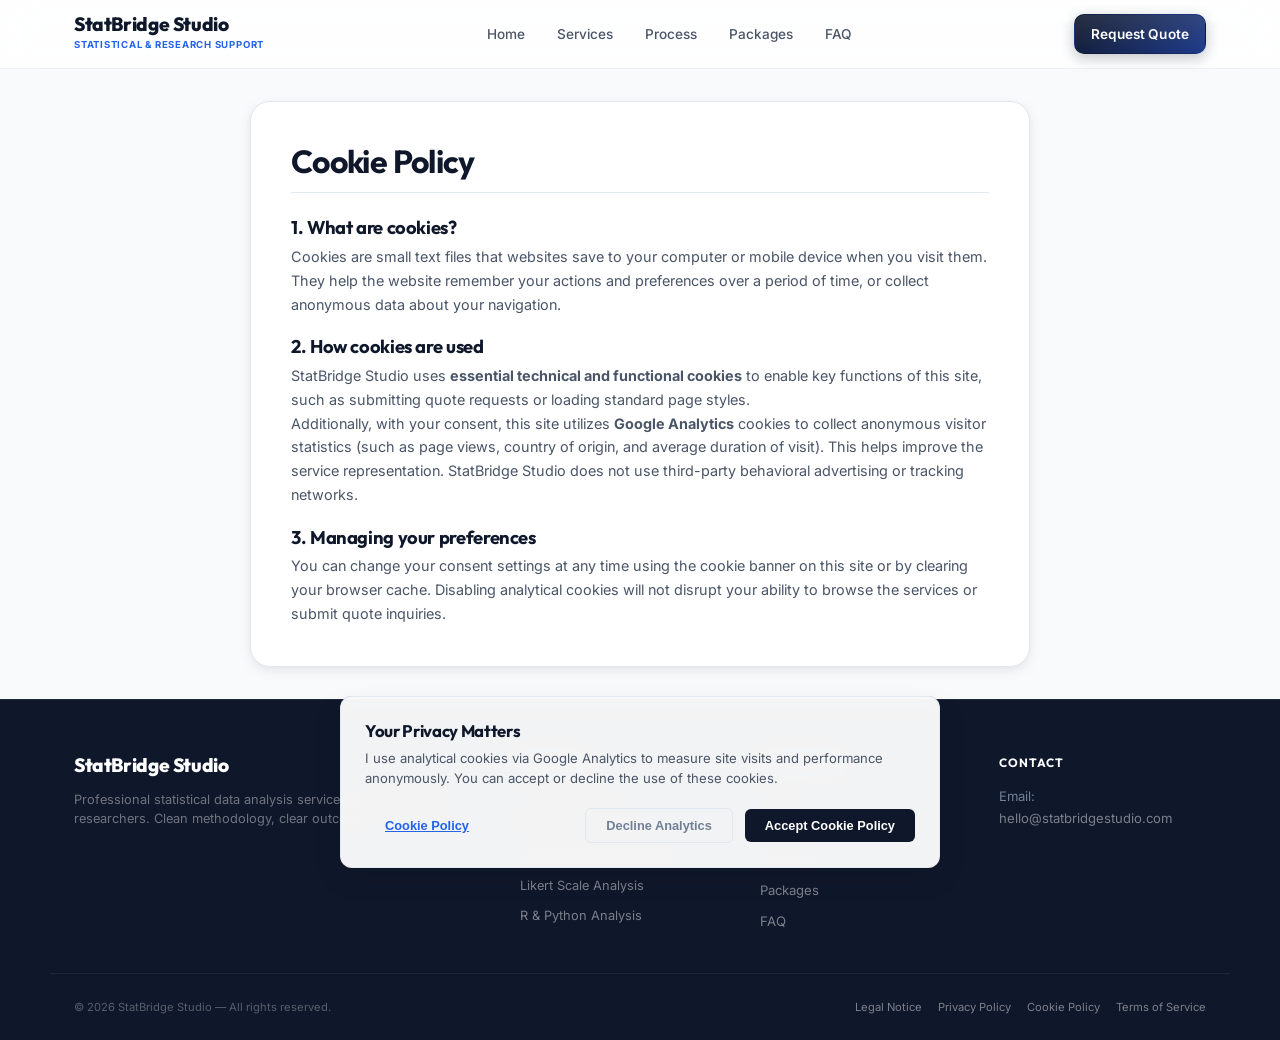
<file: cookie-policy.html>
<!DOCTYPE html>
<html lang="en">
<head>
  <link rel="icon" type="image/svg+xml" href="./assets/favicon/favicon.svg">
  <link rel="icon" type="image/png" sizes="32x32" href="./assets/favicon/favicon-32x32.png">
  <link rel="icon" type="image/png" sizes="16x16" href="./assets/favicon/favicon-16x16.png">
  <link rel="apple-touch-icon" sizes="180x180" href="./assets/favicon/apple-touch-icon.png">
  <link rel="manifest" href="./assets/favicon/site.webmanifest">
  <meta name="theme-color" content="#002B66">
  <link rel="canonical" href="https://statbridgestudio.com/cookie-policy.html">
  <meta charset="UTF-8">
  <meta name="viewport" content="width=device-width, initial-scale=1.0">
  <title>Cookie Policy | StatBridge Studio</title>
  <meta name="description" content="Cookie Policy of StatBridge Studio. Information on the technical and analytical cookies used on this website.">
  <link rel="stylesheet" href="./styles.css">
  <script src="./tracking.js" defer></script>
  <style>
    .brand-sub-eng {
      font-size: 0.6rem;
      text-transform: uppercase;
      font-weight: 700;
      letter-spacing: 0.08em;
      color: var(--clr-accent);
      margin-top: 0.2rem;
    }
  </style>

  <!-- Open Graph / Facebook -->
  <meta property="og:type" content="website">
  <meta property="og:url" content="https://statbridgestudio.com/cookie-policy.html">
  <meta property="og:title" content="Cookie Policy | StatBridge Studio">
  <meta property="og:description" content="Cookie Policy of StatBridge Studio. Information on the technical and analytical cookies used on this website.">
  <meta property="og:image" content="https://statbridgestudio.com/assets/images/favicon-logo.png">
  <meta property="og:site_name" content="StatBridge Studio">

  <!-- Twitter -->
  <meta property="twitter:card" content="summary_large_image">
  <meta property="twitter:url" content="https://statbridgestudio.com/cookie-policy.html">
  <meta property="twitter:title" content="Cookie Policy | StatBridge Studio">
  <meta property="twitter:description" content="Cookie Policy of StatBridge Studio. Information on the technical and analytical cookies used on this website.">
  <meta property="twitter:image" content="https://statbridgestudio.com/assets/images/favicon-logo.png">

  <!-- Structured Data (JSON-LD) -->
  <script type="application/ld+json">
  {
    "@context": "https://schema.org",
    "@type": "WebPage",
    "url": "https://statbridgestudio.com/cookie-policy.html",
    "name": "Cookie Policy | StatBridge Studio",
    "description": "Cookie Policy of StatBridge Studio. Information on the technical and analytical cookies used on this website."
  }
  </script>
</head>
<body>

  <!-- NAVBAR -->
  <header class="site-header">
    <div class="container navbar">
      <a href="index.html" class="brand">
        <span class="brand-name">StatBridge Studio</span>
        <span class="brand-sub-eng">Statistical & Research Support</span>
      </a>
      <nav class="nav-menu">
        <a href="index.html" class="nav-link">Home</a>
        <a href="index.html#services" class="nav-link">Services</a>
        <a href="index.html#how-it-works" class="nav-link">Process</a>
        <a href="index.html#pricing" class="nav-link">Packages</a>
        <a href="index.html#faq" class="nav-link">FAQ</a>
      </nav>
      <div class="nav-cta">
        <a href="index.html#quote-form-section" class="btn btn-primary" style="padding: 0.5rem 1rem; font-size: 0.85rem;">
          Request Quote
        </a>
      </div>
      <button class="hamburger" id="hamburger" aria-label="Open menu">
        <svg fill="none" viewBox="0 0 24 24" stroke-width="1.5" stroke="currentColor">
          <path stroke-linecap="round" stroke-linejoin="round" d="M3.75 6.75h16.5M3.75 12h16.5m-16.5 5.25h16.5" />
        </svg>
      </button>
    </div>
    
    <!-- Mobile Menu -->
    <div class="nav-menu-mobile" id="mobile-menu">
      <a href="index.html" class="nav-link">Home</a>
      <a href="index.html#services" class="nav-link">Services</a>
      <a href="index.html#how-it-works" class="nav-link">Process</a>
      <a href="index.html#pricing" class="nav-link">Packages</a>
      <a href="index.html#faq" class="nav-link">FAQ</a>
      <a href="index.html#quote-form-section" class="btn btn-primary" style="text-align: center; margin-top: 0.5rem;">
        Request Quote
      </a>
    </div>
  </header>

  <main class="container">
    <div class="legal-box">
      
      <h1 class="legal-title">Cookie Policy</h1>

      <div class="legal-content">
        <section>
          <h2>1. What are cookies?</h2>
          <p>Cookies are small text files that websites save to your computer or mobile device when you visit them. They help the website remember your actions and preferences over a period of time, or collect anonymous data about your navigation.</p>
        </section>

        <section>
          <h2>2. How cookies are used</h2>
          <p>StatBridge Studio uses <strong>essential technical and functional cookies</strong> to enable key functions of this site, such as submitting quote requests or loading standard page styles.</p>
          <p>Additionally, with your consent, this site utilizes <strong>Google Analytics</strong> cookies to collect anonymous visitor statistics (such as page views, country of origin, and average duration of visit). This helps improve the service representation. StatBridge Studio does not use third-party behavioral advertising or tracking networks.</p>
        </section>

        <section>
          <h2>3. Managing your preferences</h2>
          <p>You can change your consent settings at any time using the cookie banner on this site or by clearing your browser cache. Disabling analytical cookies will not disrupt your ability to browse the services or submit quote inquiries.</p>
        </section>
      </div>

    </div>
  </main>

  <!-- FOOTER -->
  <footer class="site-footer">
    <div class="container footer-grid">
      <div class="footer-brand">
        <a href="index.html" class="brand-name">StatBridge Studio</a>
        <p>Professional statistical data analysis services for students and researchers. Clean methodology, clear outcomes.</p>
      </div>
      
      <div>
        <h3 class="footer-col-title">Services</h3>
        <ul class="footer-list" style="font-size: 0.8rem; line-height: 1.6;">
          <li><a href="survey-data-analysis.html" class="footer-link">Survey Analysis</a></li>
          <li><a href="spss-data-analysis.html" class="footer-link">SPSS Data Analysis</a></li>
          <li><a href="thesis-statistical-analysis.html" class="footer-link">Thesis Statistical Support</a></li>
          <li><a href="likert-scale-analysis.html" class="footer-link">Likert Scale Analysis</a></li>
          <li><a href="r-python-statistical-analysis.html" class="footer-link">R & Python Analysis</a></li>
        </ul>
      </div>
      
      <div>
        <h3 class="footer-col-title">Navigation</h3>
        <ul class="footer-list">
          <li><a href="index.html" class="footer-link">Home</a></li>
          <li><a href="index.html#services" class="footer-link">Services</a></li>
          <li><a href="index.html#how-it-works" class="footer-link">Process</a></li>
          <li><a href="index.html#pricing" class="footer-link">Packages</a></li>
          <li><a href="index.html#faq" class="footer-link">FAQ</a></li>
        </ul>
      </div>
      
      <div>
        <h3 class="footer-col-title">Contact</h3>
        <ul class="footer-list">
          <li>Email: <a href="mailto:hello@statbridgestudio.com" class="footer-link">hello@statbridgestudio.com</a></li>
        </ul>
      </div>
    </div>
    
    <div class="container footer-bottom">
      <div>&copy; 2026 StatBridge Studio — All rights reserved.</div>
      <div class="footer-legal-links">
        <a href="legal-notice.html" class="footer-link">Legal Notice</a>
        <a href="privacy-policy.html" class="footer-link">Privacy Policy</a>
        <a href="cookie-policy.html" class="footer-link">Cookie Policy</a>
        <a href="terms-of-service.html" class="footer-link">Terms of Service</a>
      </div>
    </div>
  </footer>

  <script src="./script.js"></script>
</body>
</html>
</file>
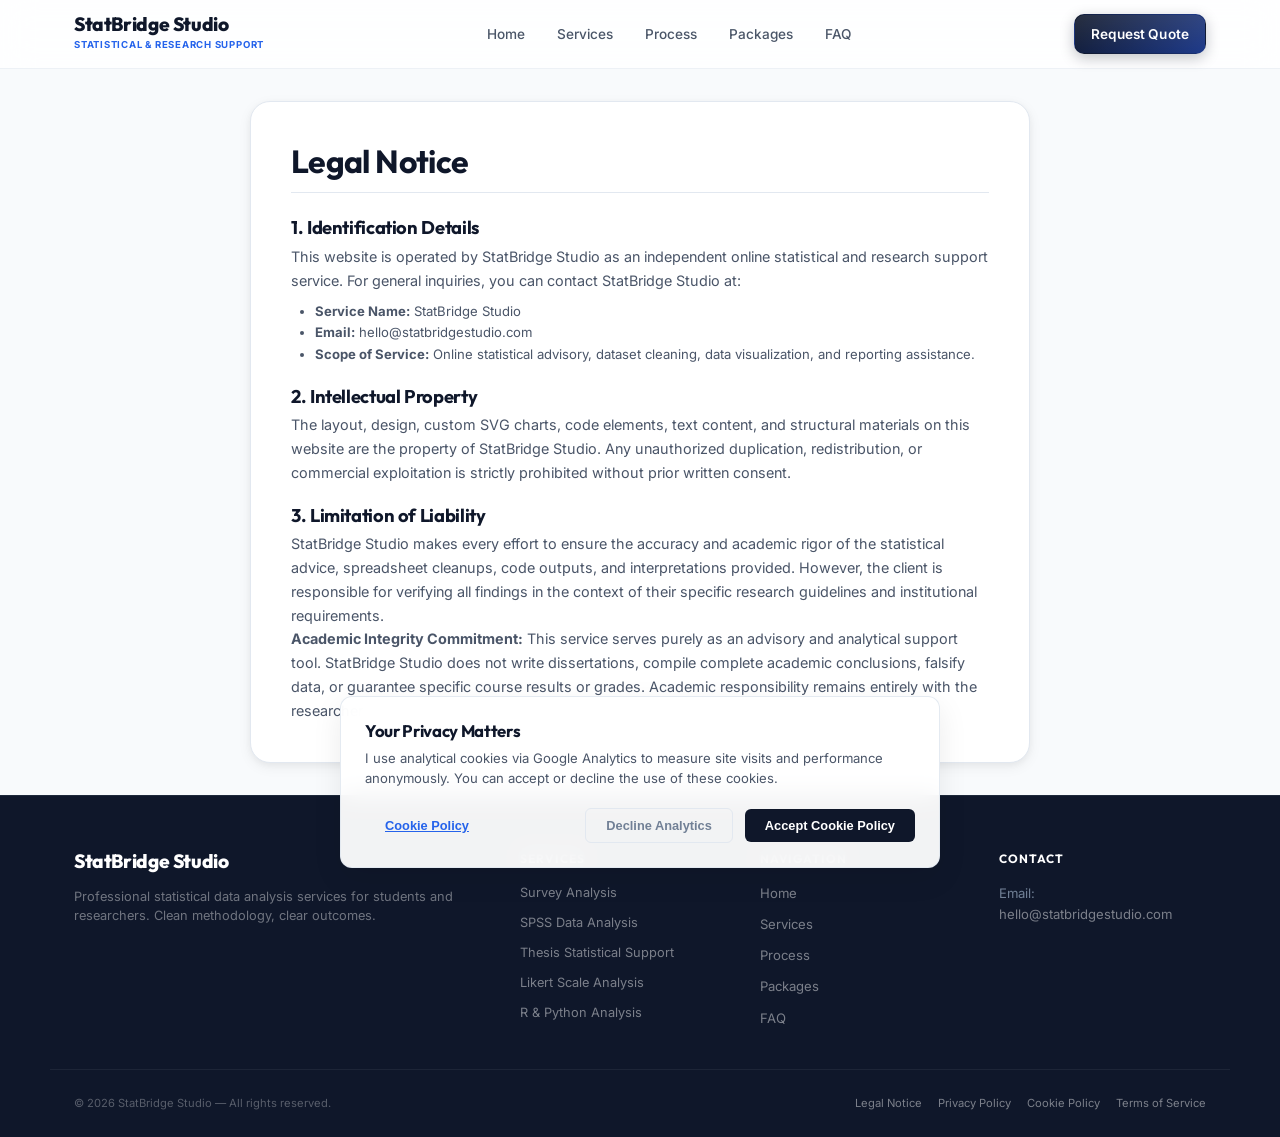
<file: legal-notice.html>
<!DOCTYPE html>
<html lang="en">
<head>
  <link rel="icon" type="image/svg+xml" href="./assets/favicon/favicon.svg">
  <link rel="icon" type="image/png" sizes="32x32" href="./assets/favicon/favicon-32x32.png">
  <link rel="icon" type="image/png" sizes="16x16" href="./assets/favicon/favicon-16x16.png">
  <link rel="apple-touch-icon" sizes="180x180" href="./assets/favicon/apple-touch-icon.png">
  <link rel="manifest" href="./assets/favicon/site.webmanifest">
  <meta name="theme-color" content="#002B66">
  <link rel="canonical" href="https://statbridgestudio.com/legal-notice.html">
  <meta charset="UTF-8">
  <meta name="viewport" content="width=device-width, initial-scale=1.0">
  <title>Legal Notice | StatBridge Studio</title>
  <meta name="description" content="Legal Notice of StatBridge Studio. Information on ownership, terms of use, intellectual property, and academic integrity policies.">
  <link rel="stylesheet" href="./styles.css">
  <script src="./tracking.js" defer></script>
  <style>
    .brand-sub-eng {
      font-size: 0.6rem;
      text-transform: uppercase;
      font-weight: 700;
      letter-spacing: 0.08em;
      color: var(--clr-accent);
      margin-top: 0.2rem;
    }
  </style>

  <!-- Open Graph / Facebook -->
  <meta property="og:type" content="website">
  <meta property="og:url" content="https://statbridgestudio.com/legal-notice.html">
  <meta property="og:title" content="Legal Notice | StatBridge Studio">
  <meta property="og:description" content="Legal Notice of StatBridge Studio. Information on ownership, terms of use, intellectual property, and academic integrity policies.">
  <meta property="og:image" content="https://statbridgestudio.com/assets/images/favicon-logo.png">
  <meta property="og:site_name" content="StatBridge Studio">

  <!-- Twitter -->
  <meta property="twitter:card" content="summary_large_image">
  <meta property="twitter:url" content="https://statbridgestudio.com/legal-notice.html">
  <meta property="twitter:title" content="Legal Notice | StatBridge Studio">
  <meta property="twitter:description" content="Legal Notice of StatBridge Studio. Information on ownership, terms of use, intellectual property, and academic integrity policies.">
  <meta property="twitter:image" content="https://statbridgestudio.com/assets/images/favicon-logo.png">

  <!-- Structured Data (JSON-LD) -->
  <script type="application/ld+json">
  {
    "@context": "https://schema.org",
    "@type": "WebPage",
    "url": "https://statbridgestudio.com/legal-notice.html",
    "name": "Legal Notice | StatBridge Studio",
    "description": "Legal Notice of StatBridge Studio. Information on ownership, terms of use, intellectual property, and academic integrity policies."
  }
  </script>
</head>
<body>

  <!-- NAVBAR -->
  <header class="site-header">
    <div class="container navbar">
      <a href="index.html" class="brand">
        <span class="brand-name">StatBridge Studio</span>
        <span class="brand-sub-eng">Statistical & Research Support</span>
      </a>
      <nav class="nav-menu">
        <a href="index.html" class="nav-link">Home</a>
        <a href="index.html#services" class="nav-link">Services</a>
        <a href="index.html#how-it-works" class="nav-link">Process</a>
        <a href="index.html#pricing" class="nav-link">Packages</a>
        <a href="index.html#faq" class="nav-link">FAQ</a>
      </nav>
      <div class="nav-cta">
        <a href="index.html#quote-form-section" class="btn btn-primary" style="padding: 0.5rem 1rem; font-size: 0.85rem;">
          Request Quote
        </a>
      </div>
      <button class="hamburger" id="hamburger" aria-label="Open menu">
        <svg fill="none" viewBox="0 0 24 24" stroke-width="1.5" stroke="currentColor">
          <path stroke-linecap="round" stroke-linejoin="round" d="M3.75 6.75h16.5M3.75 12h16.5m-16.5 5.25h16.5" />
        </svg>
      </button>
    </div>
    
    <!-- Mobile Menu -->
    <div class="nav-menu-mobile" id="mobile-menu">
      <a href="index.html" class="nav-link">Home</a>
      <a href="index.html#services" class="nav-link">Services</a>
      <a href="index.html#how-it-works" class="nav-link">Process</a>
      <a href="index.html#pricing" class="nav-link">Packages</a>
      <a href="index.html#faq" class="nav-link">FAQ</a>
      <a href="index.html#quote-form-section" class="btn btn-primary" style="text-align: center; margin-top: 0.5rem;">
        Request Quote
      </a>
    </div>
  </header>

  <main class="container">
    <div class="legal-box">
      
      <h1 class="legal-title">Legal Notice</h1>

      <div class="legal-content">
        <section>
          <h2>1. Identification Details</h2>
          <p>This website is operated by StatBridge Studio as an independent online statistical and research support service. For general inquiries, you can contact StatBridge Studio at:</p>
          <ul>
            <li><strong>Service Name:</strong> StatBridge Studio</li>
            <li><strong>Email:</strong> hello@statbridgestudio.com</li>
            <li><strong>Scope of Service:</strong> Online statistical advisory, dataset cleaning, data visualization, and reporting assistance.</li>
          </ul>
        </section>

        <section>
          <h2>2. Intellectual Property</h2>
          <p>The layout, design, custom SVG charts, code elements, text content, and structural materials on this website are the property of StatBridge Studio. Any unauthorized duplication, redistribution, or commercial exploitation is strictly prohibited without prior written consent.</p>
        </section>

        <section>
          <h2>3. Limitation of Liability</h2>
          <p>StatBridge Studio makes every effort to ensure the accuracy and academic rigor of the statistical advice, spreadsheet cleanups, code outputs, and interpretations provided. However, the client is responsible for verifying all findings in the context of their specific research guidelines and institutional requirements.</p>
          <p><strong>Academic Integrity Commitment:</strong> This service serves purely as an advisory and analytical support tool. StatBridge Studio does not write dissertations, compile complete academic conclusions, falsify data, or guarantee specific course results or grades. Academic responsibility remains entirely with the researcher.</p>
        </section>
      </div>

    </div>
  </main>

  <!-- FOOTER -->
  <footer class="site-footer">
    <div class="container footer-grid">
      <div class="footer-brand">
        <a href="index.html" class="brand-name">StatBridge Studio</a>
        <p>Professional statistical data analysis services for students and researchers. Clean methodology, clear outcomes.</p>
      </div>
      
      <div>
        <h3 class="footer-col-title">Services</h3>
        <ul class="footer-list" style="font-size: 0.8rem; line-height: 1.6;">
          <li><a href="survey-data-analysis.html" class="footer-link">Survey Analysis</a></li>
          <li><a href="spss-data-analysis.html" class="footer-link">SPSS Data Analysis</a></li>
          <li><a href="thesis-statistical-analysis.html" class="footer-link">Thesis Statistical Support</a></li>
          <li><a href="likert-scale-analysis.html" class="footer-link">Likert Scale Analysis</a></li>
          <li><a href="r-python-statistical-analysis.html" class="footer-link">R & Python Analysis</a></li>
        </ul>
      </div>
      
      <div>
        <h3 class="footer-col-title">Navigation</h3>
        <ul class="footer-list">
          <li><a href="index.html" class="footer-link">Home</a></li>
          <li><a href="index.html#services" class="footer-link">Services</a></li>
          <li><a href="index.html#how-it-works" class="footer-link">Process</a></li>
          <li><a href="index.html#pricing" class="footer-link">Packages</a></li>
          <li><a href="index.html#faq" class="footer-link">FAQ</a></li>
        </ul>
      </div>
      
      <div>
        <h3 class="footer-col-title">Contact</h3>
        <ul class="footer-list">
          <li>Email: <a href="mailto:hello@statbridgestudio.com" class="footer-link">hello@statbridgestudio.com</a></li>
        </ul>
      </div>
    </div>
    
    <div class="container footer-bottom">
      <div>&copy; 2026 StatBridge Studio — All rights reserved.</div>
      <div class="footer-legal-links">
        <a href="legal-notice.html" class="footer-link">Legal Notice</a>
        <a href="privacy-policy.html" class="footer-link">Privacy Policy</a>
        <a href="cookie-policy.html" class="footer-link">Cookie Policy</a>
        <a href="terms-of-service.html" class="footer-link">Terms of Service</a>
      </div>
    </div>
  </footer>

  <script src="./script.js"></script>
</body>
</html>
</file>
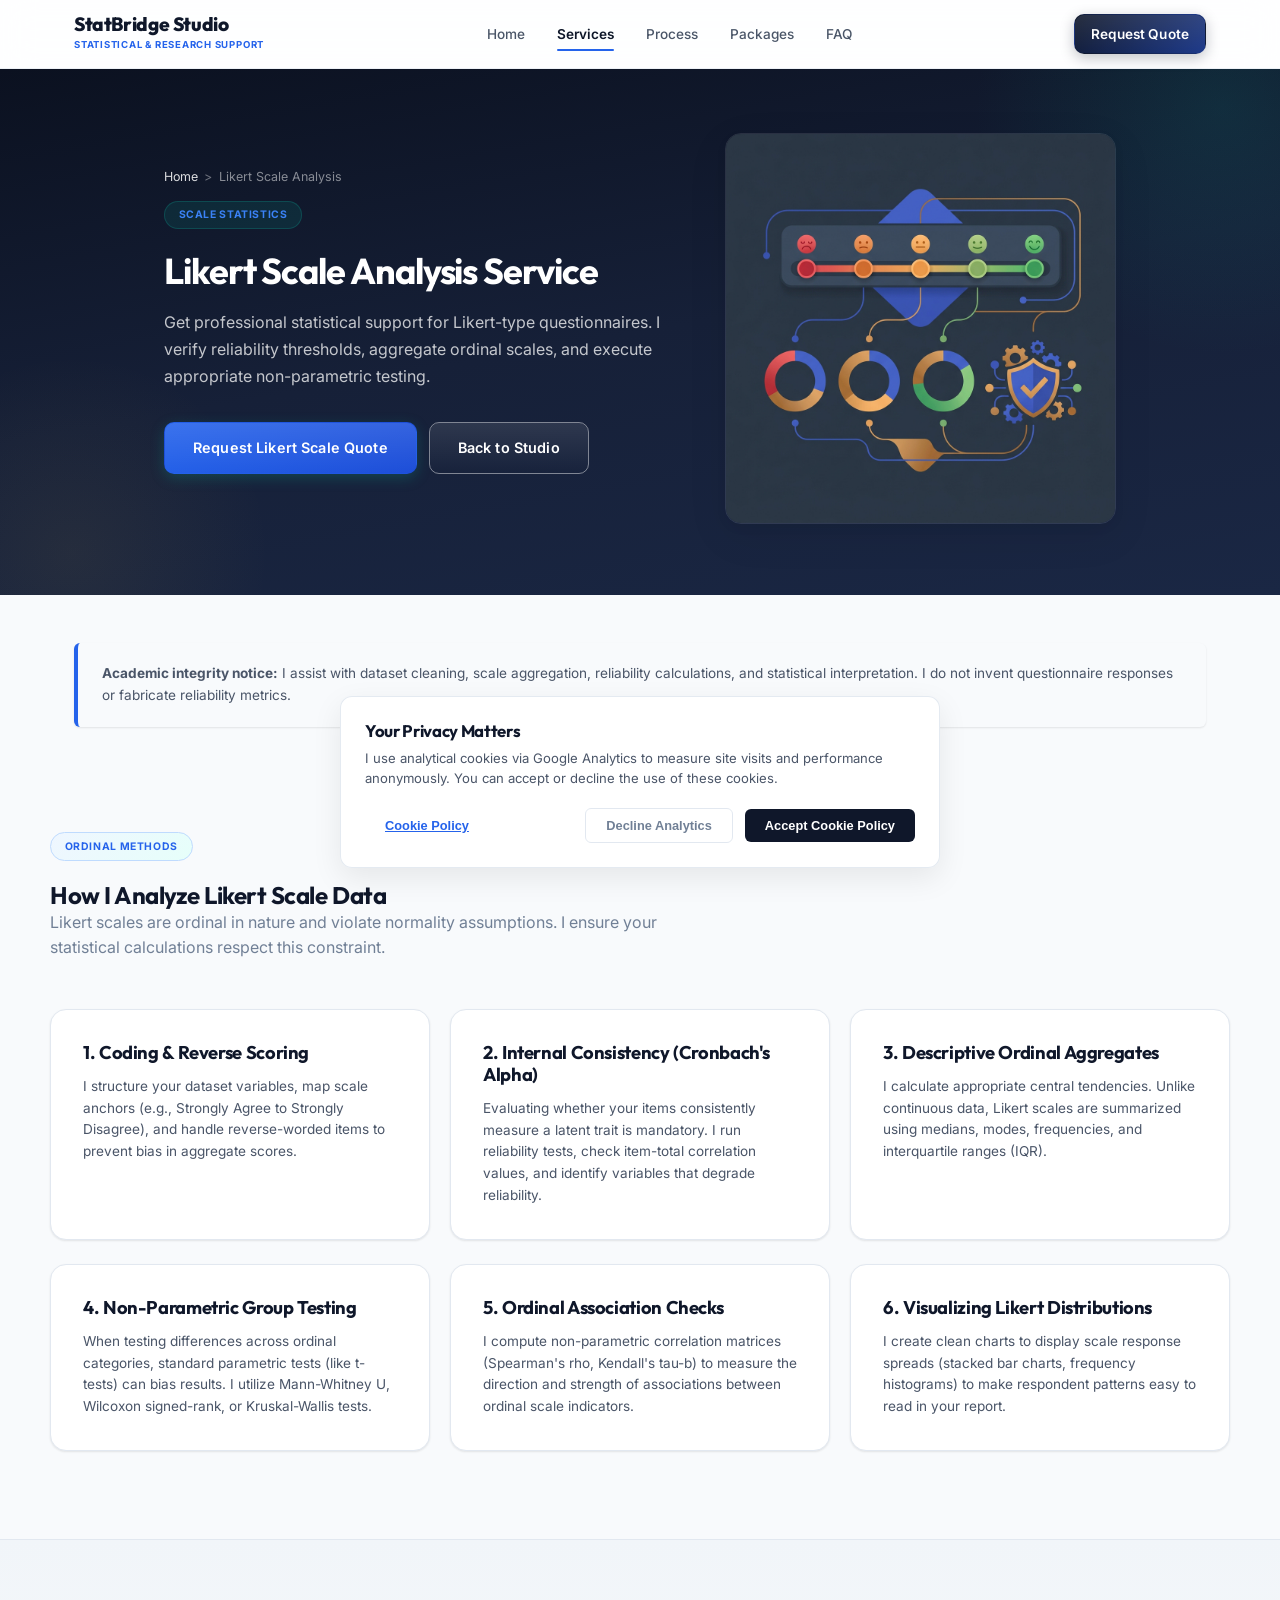
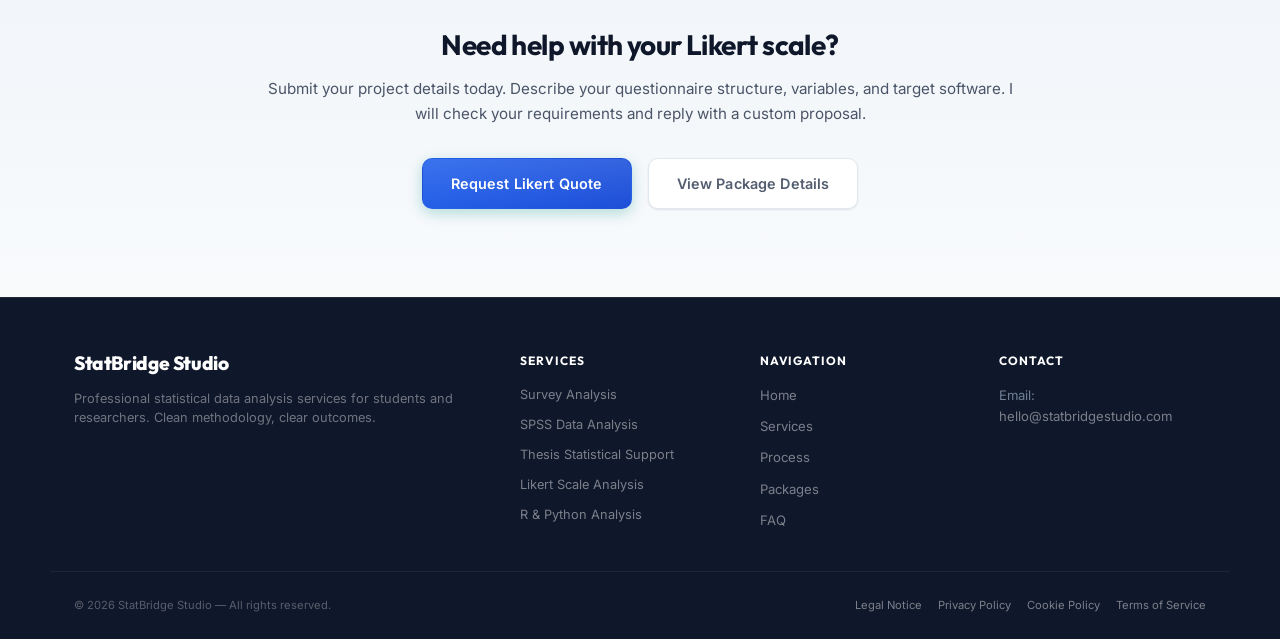
<file: likert-scale-analysis.html>
<!DOCTYPE html>
<html lang="en">
<head>
  <link rel="icon" type="image/svg+xml" href="./assets/favicon/favicon.svg">
  <link rel="icon" type="image/png" sizes="32x32" href="./assets/favicon/favicon-32x32.png">
  <link rel="icon" type="image/png" sizes="16x16" href="./assets/favicon/favicon-16x16.png">
  <link rel="apple-touch-icon" sizes="180x180" href="./assets/favicon/apple-touch-icon.png">
  <link rel="manifest" href="./assets/favicon/site.webmanifest">
  <meta name="theme-color" content="#002B66">
  <link rel="canonical" href="https://statbridgestudio.com/likert-scale-analysis.html">
  <meta charset="UTF-8">
  <meta name="viewport" content="width=device-width, initial-scale=1.0">
  
  <title>Likert Scale Data Analysis Service | Statistical Questionnaire Help</title>
  <meta name="description" content="Professional analysis of Likert scale survey responses. Get expert statistical coding, item analysis, descriptive statistics, and clear results.">
  
  <link rel="stylesheet" href="./styles.css">
  <script src="./tracking.js" defer></script>
  
  <style>
    .brand-sub-eng {
      font-size: 0.6rem;
      text-transform: uppercase;
      font-weight: 700;
      letter-spacing: 0.08em;
      color: var(--clr-accent);
      margin-top: 0.2rem;
    }
    .focus-card {
      background: var(--clr-surface);
      border: 1px solid var(--clr-border);
      border-radius: var(--radius-lg);
      padding: 2rem;
      box-shadow: var(--shadow-sm);
    }
    .focus-card h3 {
      font-size: 1.15rem;
      margin-bottom: 0.75rem;
      color: var(--clr-primary);
    }
    .focus-card p {
      font-size: 0.85rem;
      color: var(--clr-text-muted);
      line-height: 1.6;
    }
  </style>

  <!-- Open Graph / Facebook -->
  <meta property="og:type" content="website">
  <meta property="og:url" content="https://statbridgestudio.com/likert-scale-analysis.html">
  <meta property="og:title" content="Likert Scale Data Analysis Service | Statistical Questionnaire Help">
  <meta property="og:description" content="Professional analysis of Likert scale survey responses. Get expert statistical coding, item analysis, descriptive statistics, and clear results.">
  <meta property="og:image" content="https://statbridgestudio.com/assets/images/likert-analysis-ill.png">
  <meta property="og:site_name" content="StatBridge Studio">

  <!-- Twitter -->
  <meta property="twitter:card" content="summary_large_image">
  <meta property="twitter:url" content="https://statbridgestudio.com/likert-scale-analysis.html">
  <meta property="twitter:title" content="Likert Scale Data Analysis Service | Statistical Questionnaire Help">
  <meta property="twitter:description" content="Professional analysis of Likert scale survey responses. Get expert statistical coding, item analysis, descriptive statistics, and clear results.">
  <meta property="twitter:image" content="https://statbridgestudio.com/assets/images/likert-analysis-ill.png">

  <!-- Structured Data (JSON-LD) -->
  <script type="application/ld+json">
  {
    "@context": "https://schema.org",
    "@graph": [
      {
        "@type": "WebPage",
        "@id": "https://statbridgestudio.com/likert-scale-analysis.html#webpage",
        "url": "https://statbridgestudio.com/likert-scale-analysis.html",
        "name": "Likert Scale Data Analysis Service | Statistical Questionnaire Help",
        "description": "Professional analysis of Likert scale survey responses. Get expert statistical coding, item analysis, descriptive statistics, and clear results.",
        "breadcrumb": {
          "@id": "https://statbridgestudio.com/likert-scale-analysis.html#breadcrumb"
        }
      },
      {
        "@type": "BreadcrumbList",
        "@id": "https://statbridgestudio.com/likert-scale-analysis.html#breadcrumb",
        "itemListElement": [
          {
            "@type": "ListItem",
            "position": 1,
            "name": "Home",
            "item": "https://statbridgestudio.com/"
          },
          {
            "@type": "ListItem",
            "position": 2,
            "name": "Likert Scale Data Analysis Service"
          }
        ]
      },
      {
        "@type": "Service",
        "name": "Likert Scale Data Analysis Service",
        "provider": {
          "@type": "LocalBusiness",
          "name": "StatBridge Studio",
          "url": "https://statbridgestudio.com/"
        },
        "description": "Specialized scale statistics for Likert questionnaires, including reliability coefficients, scale aggregation, non-parametric Wilcoxon/Kruskal-Wallis testing, and median distributions.",
        "serviceType": "Statistical Consulting"
      }
    ]
  }
  </script>
</head>
<body>

  <!-- NAVBAR -->
  <header class="site-header">
    <div class="container navbar">
      <a href="index.html" class="brand">
        <span class="brand-name">StatBridge Studio</span>
        <span class="brand-sub-eng">Statistical & Research Support</span>
      </a>
      <nav class="nav-menu">
        <a href="index.html" class="nav-link">Home</a>
        <a href="index.html#services" class="nav-link active">Services</a>
        <a href="index.html#how-it-works" class="nav-link">Process</a>
        <a href="index.html#pricing" class="nav-link">Packages</a>
        <a href="index.html#faq" class="nav-link">FAQ</a>
      </nav>
      <div class="nav-cta">
        <a href="index.html#quote-form-section" class="btn btn-primary" style="padding: 0.5rem 1rem; font-size: 0.85rem;">
          Request Quote
        </a>
      </div>
      <button class="hamburger" id="hamburger" aria-label="Open menu">
        <svg fill="none" viewBox="0 0 24 24" stroke-width="1.5" stroke="currentColor">
          <path stroke-linecap="round" stroke-linejoin="round" d="M3.75 6.75h16.5M3.75 12h16.5m-16.5 5.25h16.5" />
        </svg>
      </button>
    </div>
    
    <!-- Mobile Menu -->
    <div class="nav-menu-mobile" id="mobile-menu">
      <a href="index.html" class="nav-link">Home</a>
      <a href="index.html#services" class="nav-link active">Services</a>
      <a href="index.html#how-it-works" class="nav-link">Process</a>
      <a href="index.html#pricing" class="nav-link">Packages</a>
      <a href="index.html#faq" class="nav-link">FAQ</a>
      <a href="index.html#quote-form-section" class="btn btn-primary" style="text-align: center; margin-top: 0.5rem;">
        Request Quote
      </a>
    </div>
  </header>

  <main>
    <!-- HERO -->
    <section class="hero" style="padding: 4rem 0;">
      <div class="container hero-content" style="max-width: 1000px; display: grid; grid-template-columns: 1fr; gap: 2rem; align-items: center; text-align: left;">
        <div>
          <nav class="breadcrumbs" aria-label="Breadcrumb" style="font-size: 0.78rem; color: rgba(255,255,255,0.65); margin-bottom: 0.75rem; display: flex; gap: 0.4rem; align-items: center;"><a href="index.html" style="color: rgba(255,255,255,0.85); text-decoration: none; transition: color 0.2s;">Home</a> <span style="color: rgba(255,255,255,0.4);">&gt;</span> <span style="color: rgba(255,255,255,0.5);">Likert Scale Analysis</span></nav>
          <span class="badge">Scale Statistics</span>
          <h1 class="hero-title" style="font-size: 2.25rem; color: #fff; line-height: 1.2; margin-bottom: 1rem;">Likert Scale Analysis Service</h1>
          <p class="hero-desc" style="font-size: 1rem; color: rgba(255,255,255,0.75); margin-top: 1rem; margin-bottom: 2rem; max-width: none; text-align: left; margin-left: 0; margin-right: 0;">
            Get professional statistical support for Likert-type questionnaires. I verify reliability thresholds, aggregate ordinal scales, and execute appropriate non-parametric testing.
          </p>
          <div class="hero-btns" style="justify-content: flex-start;">
            <a href="index.html#quote-form-section" class="btn btn-secondary">Request Likert Scale Quote</a>
            <a href="index.html" class="btn btn-outline-light">Back to Studio</a>
          </div>
        </div>
        <div class="hero-illustration-container" style="text-align: center;">
          <img src="./assets/images/likert-analysis-ill.png" alt="Likert Scale Analysis Illustration" style="max-width: 100%; height: auto; border-radius: var(--radius-lg); box-shadow: var(--shadow-lg); border: 1px solid rgba(255,255,255,0.1);" width="1024" height="1024" decoding="async" fetchpriority="high">
        </div>
      </div>
    </section>

    <!-- ETHICS DISCLOSURE -->
    <section class="container" style="margin-top: 3rem; margin-bottom: 1rem;">
      <div style="background-color: #f8fafc; border-left: 4px solid var(--clr-accent); padding: 1.25rem 1.5rem; border-radius: var(--radius-sm); box-shadow: var(--shadow-sm);">
        <p style="font-size: 0.85rem; color: var(--clr-text-muted); margin: 0; line-height: 1.6;">
          <strong>Academic integrity notice:</strong> I assist with dataset cleaning, scale aggregation, reliability calculations, and statistical interpretation. I do not invent questionnaire responses or fabricate reliability metrics.
        </p>
      </div>
    </section>

    <!-- METHODOLOGY EXPLANATION -->
    <section class="section container reveal">
      <div class="section-header text-left">
        <span class="badge">Ordinal Methods</span>
        <h2>How I Analyze Likert Scale Data</h2>
        <p class="section-subtitle">Likert scales are ordinal in nature and violate normality assumptions. I ensure your statistical calculations respect this constraint.</p>
      </div>

      <div class="grid-3" style="margin-top: 2rem;">
        <div class="focus-card">
          <h3>1. Coding & Reverse Scoring</h3>
          <p>
            I structure your dataset variables, map scale anchors (e.g., Strongly Agree to Strongly Disagree), and handle reverse-worded items to prevent bias in aggregate scores.
          </p>
        </div>

        <div class="focus-card">
          <h3>2. Internal Consistency (Cronbach's Alpha)</h3>
          <p>
            Evaluating whether your items consistently measure a latent trait is mandatory. I run reliability tests, check item-total correlation values, and identify variables that degrade reliability.
          </p>
        </div>

        <div class="focus-card">
          <h3>3. Descriptive Ordinal Aggregates</h3>
          <p>
            I calculate appropriate central tendencies. Unlike continuous data, Likert scales are summarized using medians, modes, frequencies, and interquartile ranges (IQR).
          </p>
        </div>
      </div>

      <div class="grid-3" style="margin-top: 1.5rem;">
        <div class="focus-card">
          <h3>4. Non-Parametric Group Testing</h3>
          <p>
            When testing differences across ordinal categories, standard parametric tests (like t-tests) can bias results. I utilize Mann-Whitney U, Wilcoxon signed-rank, or Kruskal-Wallis tests.
          </p>
        </div>

        <div class="focus-card">
          <h3>5. Ordinal Association Checks</h3>
          <p>
            I compute non-parametric correlation matrices (Spearman's rho, Kendall's tau-b) to measure the direction and strength of associations between ordinal scale indicators.
          </p>
        </div>

        <div class="focus-card">
          <h3>6. Visualizing Likert Distributions</h3>
          <p>
            I create clean charts to display scale response spreads (stacked bar charts, frequency histograms) to make respondent patterns easy to read in your report.
          </p>
        </div>
      </div>
    </section>

    <!-- INTERNAL LINK SECTION / CALL TO ACTION -->
    <section class="section section-alt reveal">
      <div class="container" style="max-width: 800px; text-align: center;">
        <h2 style="font-size: 1.75rem; color: var(--clr-primary); margin-bottom: 1rem;">Need help with your Likert scale?</h2>
        <p style="font-size: 0.95rem; color: var(--clr-text-muted); line-height: 1.6; margin-bottom: 2rem;">
          Submit your project details today. Describe your questionnaire structure, variables, and target software. I will check your requirements and reply with a custom proposal.
        </p>
        <div style="display: flex; gap: 1rem; justify-content: center; flex-wrap: wrap;">
          <a href="index.html#quote-form-section" class="btn btn-secondary">Request Likert Quote</a>
          <a href="index.html#pricing" class="btn btn-outline">View Package Details</a>
        </div>
      </div>
    </section>
  </main>

  <!-- FOOTER -->
  <footer class="site-footer">
    <div class="container footer-grid">
      <div class="footer-brand">
        <a href="index.html" class="brand-name">StatBridge Studio</a>
        <p>Professional statistical data analysis services for students and researchers. Clean methodology, clear outcomes.</p>
      </div>
      <div>
        <h3 class="footer-col-title">Services</h3>
        <ul class="footer-list" style="font-size: 0.8rem; line-height: 1.6;">
          <li><a href="survey-data-analysis.html" class="footer-link">Survey Analysis</a></li>
          <li><a href="spss-data-analysis.html" class="footer-link">SPSS Data Analysis</a></li>
          <li><a href="thesis-statistical-analysis.html" class="footer-link">Thesis Statistical Support</a></li>
          <li><a href="likert-scale-analysis.html" class="footer-link">Likert Scale Analysis</a></li>
          <li><a href="r-python-statistical-analysis.html" class="footer-link">R & Python Analysis</a></li>
        </ul>
      </div>
      <div>
        <h3 class="footer-col-title">Navigation</h3>
        <ul class="footer-list">
          <li><a href="index.html" class="footer-link">Home</a></li>
          <li><a href="index.html#services" class="footer-link">Services</a></li>
          <li><a href="index.html#how-it-works" class="footer-link">Process</a></li>
          <li><a href="index.html#pricing" class="footer-link">Packages</a></li>
          <li><a href="index.html#faq" class="footer-link">FAQ</a></li>
        </ul>
      </div>
      <div>
        <h3 class="footer-col-title">Contact</h3>
        <ul class="footer-list">
          <li>Email: <a href="mailto:hello@statbridgestudio.com" class="footer-link">hello@statbridgestudio.com</a></li>
        </ul>
      </div>
    </div>
    <div class="container footer-bottom">
      <div>&copy; 2026 StatBridge Studio — All rights reserved.</div>
      <div class="footer-legal-links">
        <a href="legal-notice.html" class="footer-link">Legal Notice</a>
        <a href="privacy-policy.html" class="footer-link">Privacy Policy</a>
        <a href="cookie-policy.html" class="footer-link">Cookie Policy</a>
        <a href="terms-of-service.html" class="footer-link">Terms of Service</a>
      </div>
    </div>
  </footer>

  <script src="./script.js"></script>
</body>
</html>
</file>
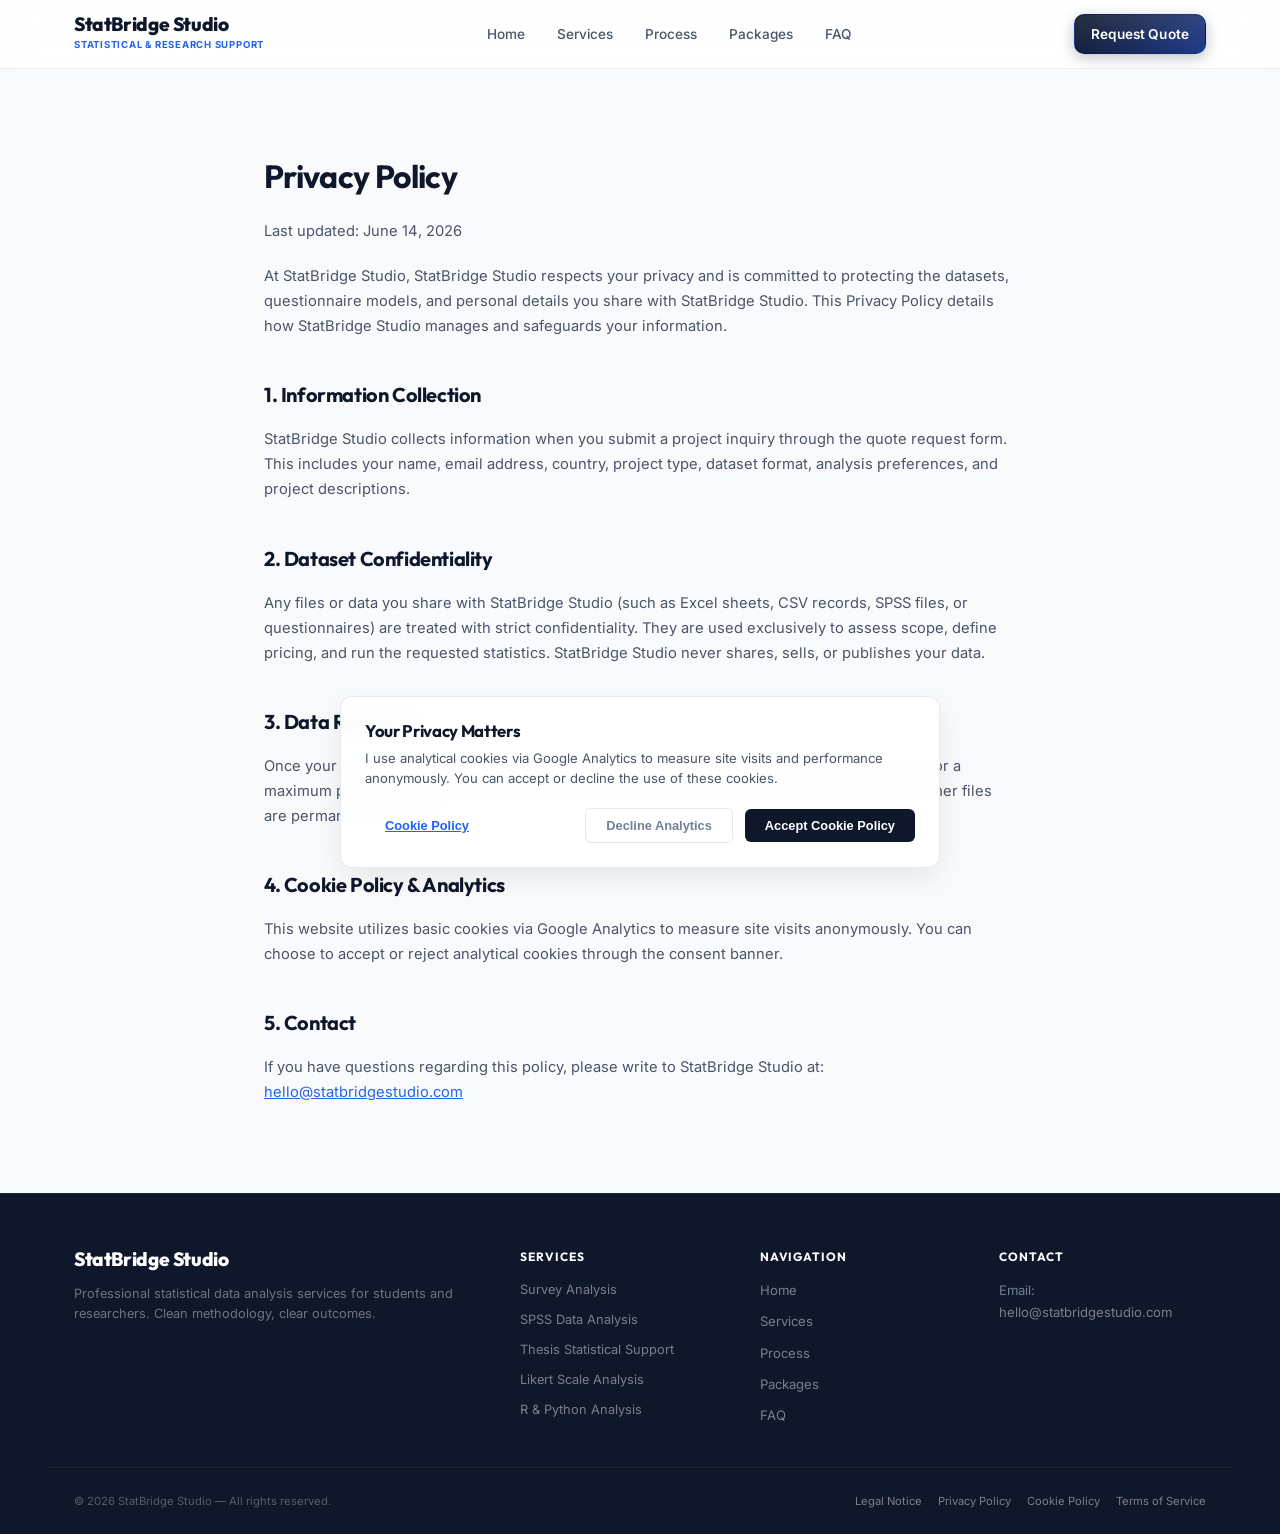
<file: privacy-policy.html>
<!DOCTYPE html>
<html lang="en">
<head>
  <link rel="icon" type="image/svg+xml" href="./assets/favicon/favicon.svg">
  <link rel="icon" type="image/png" sizes="32x32" href="./assets/favicon/favicon-32x32.png">
  <link rel="icon" type="image/png" sizes="16x16" href="./assets/favicon/favicon-16x16.png">
  <link rel="apple-touch-icon" sizes="180x180" href="./assets/favicon/apple-touch-icon.png">
  <link rel="manifest" href="./assets/favicon/site.webmanifest">
  <meta name="theme-color" content="#002B66">
  <link rel="canonical" href="https://statbridgestudio.com/privacy-policy.html">
  <meta charset="UTF-8">
  <meta name="viewport" content="width=device-width, initial-scale=1.0">
  
  <title>Privacy Policy | StatBridge Studio</title>
  <meta name="description" content="Read the Privacy Policy of StatBridge Studio. Learn how StatBridge Studio protects your dataset confidentiality and handle research inquiries.">
  
  <link rel="stylesheet" href="./styles.css">
  <script src="./tracking.js" defer></script>
  
  <style>
    .brand-sub-eng {
      font-size: 0.6rem;
      text-transform: uppercase;
      font-weight: 700;
      letter-spacing: 0.08em;
      color: var(--clr-accent);
      margin-top: 0.2rem;
    }
  </style>

  <!-- Open Graph / Facebook -->
  <meta property="og:type" content="website">
  <meta property="og:url" content="https://statbridgestudio.com/privacy-policy.html">
  <meta property="og:title" content="Privacy Policy | StatBridge Studio">
  <meta property="og:description" content="Read the Privacy Policy of StatBridge Studio. Learn how StatBridge Studio protects your dataset confidentiality and handle research inquiries.">
  <meta property="og:image" content="https://statbridgestudio.com/assets/images/favicon-logo.png">
  <meta property="og:site_name" content="StatBridge Studio">

  <!-- Twitter -->
  <meta property="twitter:card" content="summary_large_image">
  <meta property="twitter:url" content="https://statbridgestudio.com/privacy-policy.html">
  <meta property="twitter:title" content="Privacy Policy | StatBridge Studio">
  <meta property="twitter:description" content="Read the Privacy Policy of StatBridge Studio. Learn how StatBridge Studio protects your dataset confidentiality and handle research inquiries.">
  <meta property="twitter:image" content="https://statbridgestudio.com/assets/images/favicon-logo.png">

  <!-- Structured Data (JSON-LD) -->
  <script type="application/ld+json">
  {
    "@context": "https://schema.org",
    "@type": "WebPage",
    "url": "https://statbridgestudio.com/privacy-policy.html",
    "name": "Privacy Policy | StatBridge Studio",
    "description": "Read the Privacy Policy of StatBridge Studio. Learn how StatBridge Studio protects your dataset confidentiality and handle research inquiries."
  }
  </script>
</head>
<body>

  <!-- NAVBAR -->
  <header class="site-header">
    <div class="container navbar">
      <a href="index.html" class="brand">
        <span class="brand-name">StatBridge Studio</span>
        <span class="brand-sub-eng">Statistical & Research Support</span>
      </a>
      <nav class="nav-menu">
        <a href="index.html" class="nav-link">Home</a>
        <a href="index.html#services" class="nav-link">Services</a>
        <a href="index.html#how-it-works" class="nav-link">Process</a>
        <a href="index.html#pricing" class="nav-link">Packages</a>
        <a href="index.html#faq" class="nav-link">FAQ</a>
      </nav>
      <div class="nav-cta">
        <a href="index.html#quote-form-section" class="btn btn-primary" style="padding: 0.5rem 1rem; font-size: 0.85rem;">
          Request Quote
        </a>
      </div>
      <button class="hamburger" id="hamburger" aria-label="Open menu">
        <svg fill="none" viewBox="0 0 24 24" stroke-width="1.5" stroke="currentColor">
          <path stroke-linecap="round" stroke-linejoin="round" d="M3.75 6.75h16.5M3.75 12h16.5m-16.5 5.25h16.5" />
        </svg>
      </button>
    </div>
    
    <!-- Mobile Menu -->
    <div class="nav-menu-mobile" id="mobile-menu">
      <a href="index.html" class="nav-link">Home</a>
      <a href="index.html#services" class="nav-link">Services</a>
      <a href="index.html#how-it-works" class="nav-link">Process</a>
      <a href="index.html#pricing" class="nav-link">Packages</a>
      <a href="index.html#faq" class="nav-link">FAQ</a>
      <a href="index.html#quote-form-section" class="btn btn-primary" style="text-align: center; margin-top: 0.5rem;">
        Request Quote
      </a>
    </div>
  </header>

  <main>
    <section class="section">
      <div class="container" style="max-width: 800px; margin: 0 auto;">
        <h1 style="font-size: 2rem; margin-bottom: 1.5rem; color: var(--clr-primary);">Privacy Policy</h1>
        
        <div style="font-size: 0.92rem; color: var(--clr-text-muted); line-height: 1.7; display: flex; flex-direction: column; gap: 1.25rem;">
          <p>Last updated: June 14, 2026</p>
          
          <p>
            At StatBridge Studio, StatBridge Studio respects your privacy and is committed to protecting the datasets, questionnaire models, and personal details you share with StatBridge Studio. This Privacy Policy details how StatBridge Studio manages and safeguards your information.
          </p>

          <h2 style="font-size: 1.25rem; color: var(--clr-primary); margin-top: 1.5rem;">1. Information Collection</h2>
          <p>
            StatBridge Studio collects information when you submit a project inquiry through the quote request form. This includes your name, email address, country, project type, dataset format, analysis preferences, and project descriptions.
          </p>

          <h2 style="font-size: 1.25rem; color: var(--clr-primary); margin-top: 1.5rem;">2. Dataset Confidentiality</h2>
          <p>
            Any files or data you share with StatBridge Studio (such as Excel sheets, CSV records, SPSS files, or questionnaires) are treated with strict confidentiality. They are used exclusively to assess scope, define pricing, and run the requested statistics. StatBridge Studio never shares, sells, or publishes your data.
          </p>

          <h2 style="font-size: 1.25rem; color: var(--clr-primary); margin-top: 1.5rem;">3. Data Retention</h2>
          <p>
            Once your data analysis project is completed and delivered, your datasets are retained locally for a maximum period of 30 days to facilitate revision requests. After this validation period, all customer files are permanently deleted.
          </p>

          <h2 style="font-size: 1.25rem; color: var(--clr-primary); margin-top: 1.5rem;">4. Cookie Policy & Analytics</h2>
          <p>
            This website utilizes basic cookies via Google Analytics to measure site visits anonymously. You can choose to accept or reject analytical cookies through the consent banner.
          </p>

          <h2 style="font-size: 1.25rem; color: var(--clr-primary); margin-top: 1.5rem;">5. Contact</h2>
          <p>
            If you have questions regarding this policy, please write to StatBridge Studio at: <a href="mailto:hello@statbridgestudio.com" style="color: var(--clr-accent); text-decoration: underline;">hello@statbridgestudio.com</a>
          </p>
        </div>
      </div>
    </section>
  </main>

  <!-- FOOTER -->
  <footer class="site-footer">
    <div class="container footer-grid">
      <div class="footer-brand">
        <a href="index.html" class="brand-name">StatBridge Studio</a>
        <p>Professional statistical data analysis services for students and researchers. Clean methodology, clear outcomes.</p>
      </div>
      <div>
        <h3 class="footer-col-title">Services</h3>
        <ul class="footer-list" style="font-size: 0.8rem; line-height: 1.6;">
          <li><a href="survey-data-analysis.html" class="footer-link">Survey Analysis</a></li>
          <li><a href="spss-data-analysis.html" class="footer-link">SPSS Data Analysis</a></li>
          <li><a href="thesis-statistical-analysis.html" class="footer-link">Thesis Statistical Support</a></li>
          <li><a href="likert-scale-analysis.html" class="footer-link">Likert Scale Analysis</a></li>
          <li><a href="r-python-statistical-analysis.html" class="footer-link">R & Python Analysis</a></li>
        </ul>
      </div>
      <div>
        <h3 class="footer-col-title">Navigation</h3>
        <ul class="footer-list">
          <li><a href="index.html" class="footer-link">Home</a></li>
          <li><a href="index.html#services" class="footer-link">Services</a></li>
          <li><a href="index.html#how-it-works" class="footer-link">Process</a></li>
          <li><a href="index.html#pricing" class="footer-link">Packages</a></li>
          <li><a href="index.html#faq" class="footer-link">FAQ</a></li>
        </ul>
      </div>
      <div>
        <h3 class="footer-col-title">Contact</h3>
        <ul class="footer-list">
          <li>Email: <a href="mailto:hello@statbridgestudio.com" class="footer-link">hello@statbridgestudio.com</a></li>
        </ul>
      </div>
    </div>
    <div class="container footer-bottom">
      <div>&copy; 2026 StatBridge Studio — All rights reserved.</div>
      <div class="footer-legal-links">
        <a href="legal-notice.html" class="footer-link">Legal Notice</a>
        <a href="privacy-policy.html" class="footer-link">Privacy Policy</a>
        <a href="cookie-policy.html" class="footer-link">Cookie Policy</a>
        <a href="terms-of-service.html" class="footer-link">Terms of Service</a>
      </div>
    </div>
  </footer>

  <script src="./script.js"></script>
</body>
</html>
</file>
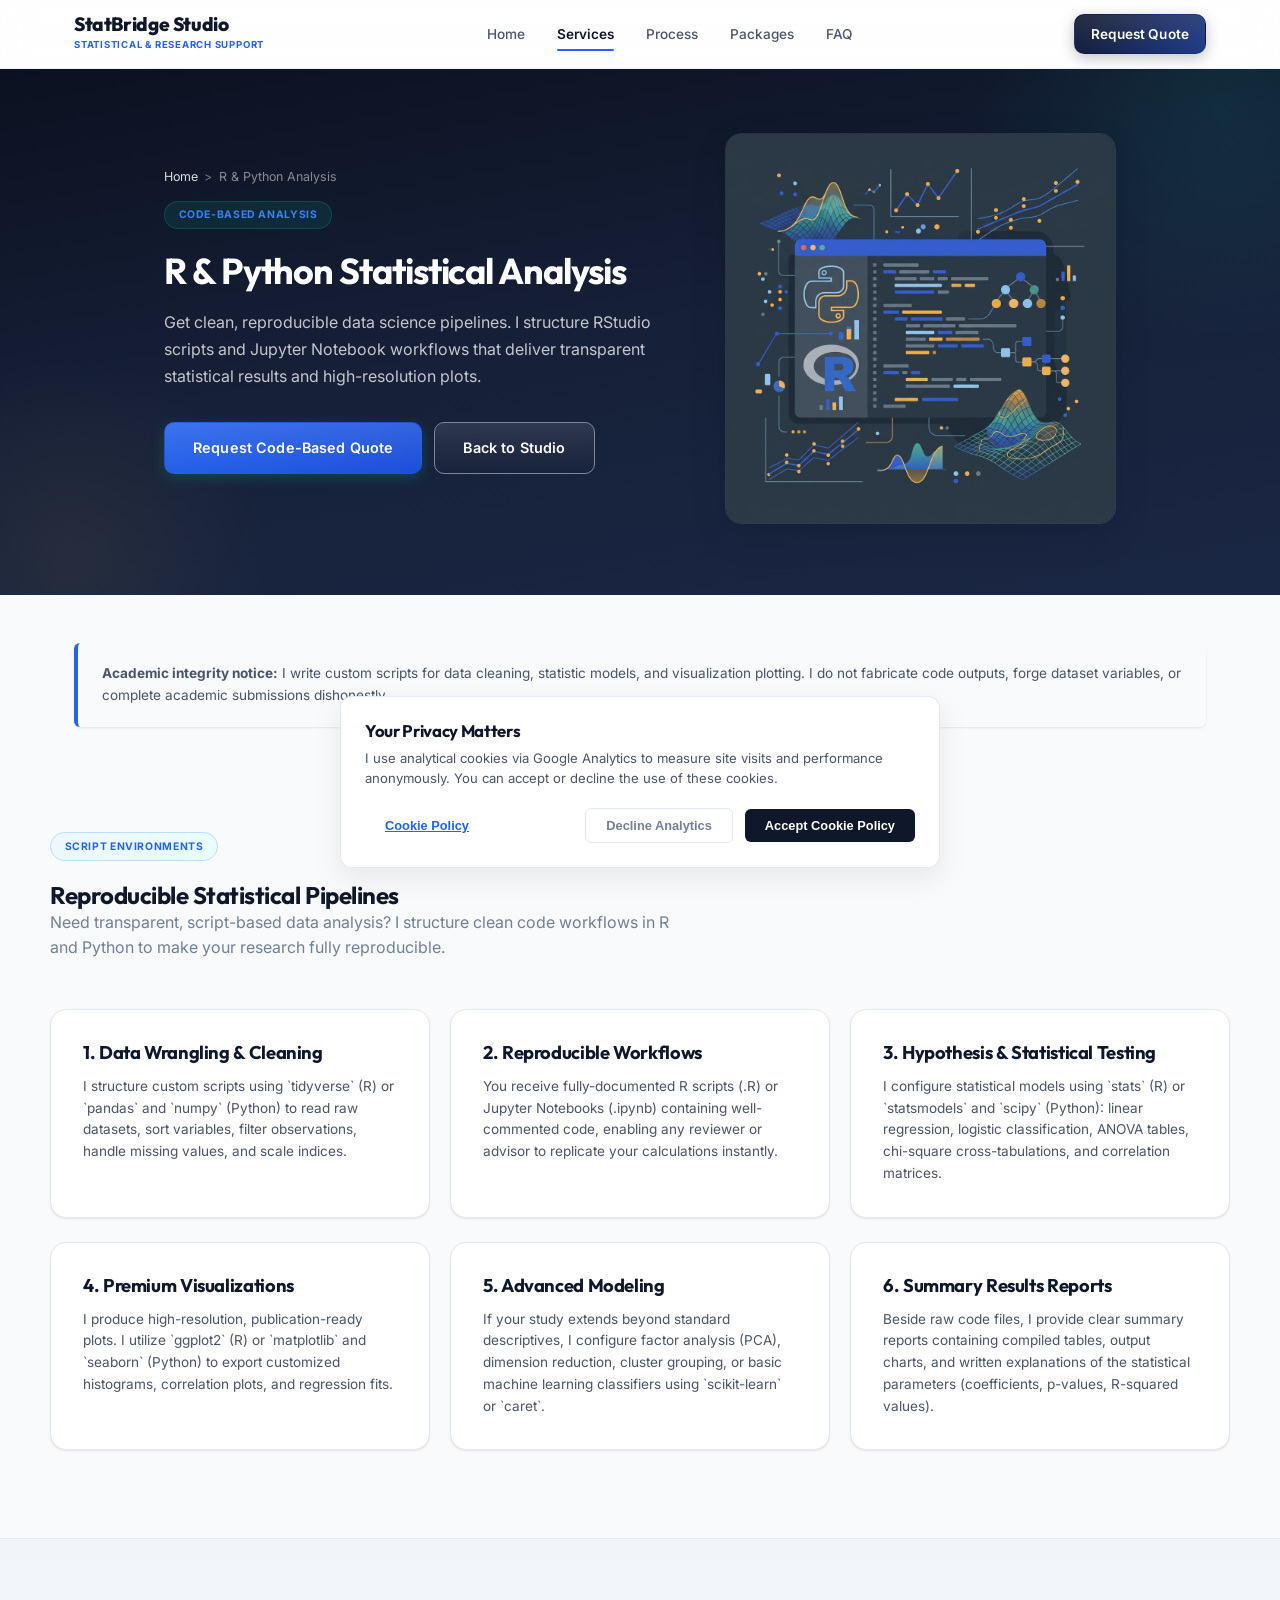
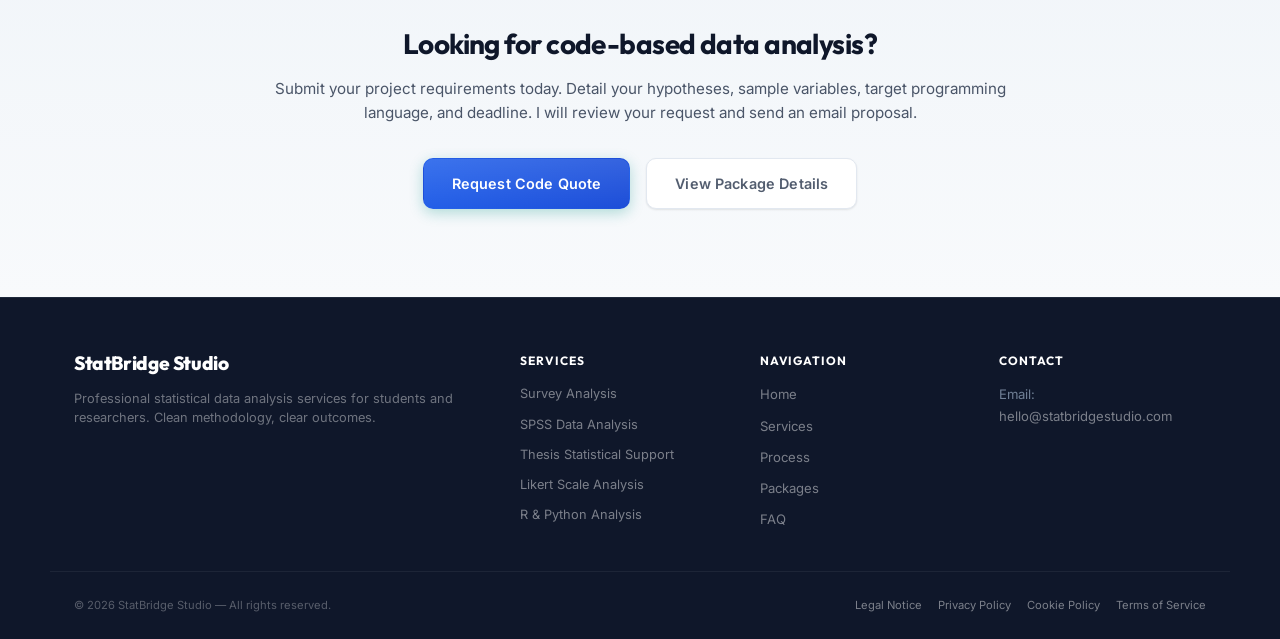
<file: r-python-statistical-analysis.html>
<!DOCTYPE html>
<html lang="en">
<head>
  <link rel="icon" type="image/svg+xml" href="./assets/favicon/favicon.svg">
  <link rel="icon" type="image/png" sizes="32x32" href="./assets/favicon/favicon-32x32.png">
  <link rel="icon" type="image/png" sizes="16x16" href="./assets/favicon/favicon-16x16.png">
  <link rel="apple-touch-icon" sizes="180x180" href="./assets/favicon/apple-touch-icon.png">
  <link rel="manifest" href="./assets/favicon/site.webmanifest">
  <meta name="theme-color" content="#002B66">
  <link rel="canonical" href="https://statbridgestudio.com/r-python-statistical-analysis.html">
  <meta charset="UTF-8">
  <meta name="viewport" content="width=device-width, initial-scale=1.0">
  
  <title>R and Python Statistical Analysis Service | RStudio & Jupyter Help</title>
  <meta name="description" content="Professional R and Python statistical data analysis. Custom script workflows in RStudio and Jupyter Notebooks with reproducible results and charts.">
  
  <link rel="stylesheet" href="./styles.css">
  <script src="./tracking.js" defer></script>
  
  <style>
    .brand-sub-eng {
      font-size: 0.6rem;
      text-transform: uppercase;
      font-weight: 700;
      letter-spacing: 0.08em;
      color: var(--clr-accent);
      margin-top: 0.2rem;
    }
    .focus-card {
      background: var(--clr-surface);
      border: 1px solid var(--clr-border);
      border-radius: var(--radius-lg);
      padding: 2rem;
      box-shadow: var(--shadow-sm);
    }
    .focus-card h3 {
      font-size: 1.15rem;
      margin-bottom: 0.75rem;
      color: var(--clr-primary);
    }
    .focus-card p {
      font-size: 0.85rem;
      color: var(--clr-text-muted);
      line-height: 1.6;
    }
  </style>

  <!-- Open Graph / Facebook -->
  <meta property="og:type" content="website">
  <meta property="og:url" content="https://statbridgestudio.com/r-python-statistical-analysis.html">
  <meta property="og:title" content="R and Python Statistical Analysis Service | RStudio & Jupyter Help">
  <meta property="og:description" content="Professional R and Python statistical data analysis. Custom script workflows in RStudio and Jupyter Notebooks with reproducible results and charts.">
  <meta property="og:image" content="https://statbridgestudio.com/assets/images/r-python-analysis-ill.png">
  <meta property="og:site_name" content="StatBridge Studio">

  <!-- Twitter -->
  <meta property="twitter:card" content="summary_large_image">
  <meta property="twitter:url" content="https://statbridgestudio.com/r-python-statistical-analysis.html">
  <meta property="twitter:title" content="R and Python Statistical Analysis Service | RStudio & Jupyter Help">
  <meta property="twitter:description" content="Professional R and Python statistical data analysis. Custom script workflows in RStudio and Jupyter Notebooks with reproducible results and charts.">
  <meta property="twitter:image" content="https://statbridgestudio.com/assets/images/r-python-analysis-ill.png">

  <!-- Structured Data (JSON-LD) -->
  <script type="application/ld+json">
  {
    "@context": "https://schema.org",
    "@graph": [
      {
        "@type": "WebPage",
        "@id": "https://statbridgestudio.com/r-python-statistical-analysis.html#webpage",
        "url": "https://statbridgestudio.com/r-python-statistical-analysis.html",
        "name": "R and Python Statistical Analysis Service | RStudio & Jupyter Help",
        "description": "Professional R and Python statistical data analysis. Custom script workflows in RStudio and Jupyter Notebooks with reproducible results and charts.",
        "breadcrumb": {
          "@id": "https://statbridgestudio.com/r-python-statistical-analysis.html#breadcrumb"
        }
      },
      {
        "@type": "BreadcrumbList",
        "@id": "https://statbridgestudio.com/r-python-statistical-analysis.html#breadcrumb",
        "itemListElement": [
          {
            "@type": "ListItem",
            "position": 1,
            "name": "Home",
            "item": "https://statbridgestudio.com/"
          },
          {
            "@type": "ListItem",
            "position": 2,
            "name": "R and Python Statistical Analysis Service"
          }
        ]
      },
      {
        "@type": "Service",
        "name": "R and Python Statistical Analysis Service",
        "provider": {
          "@type": "LocalBusiness",
          "name": "StatBridge Studio",
          "url": "https://statbridgestudio.com/"
        },
        "description": "Custom script-based data workflows using R/RStudio and Python, offering data wrangling, advanced regression models, automated reporting, and high-resolution plots.",
        "serviceType": "Statistical Consulting"
      }
    ]
  }
  </script>
</head>
<body>

  <!-- NAVBAR -->
  <header class="site-header">
    <div class="container navbar">
      <a href="index.html" class="brand">
        <span class="brand-name">StatBridge Studio</span>
        <span class="brand-sub-eng">Statistical & Research Support</span>
      </a>
      <nav class="nav-menu">
        <a href="index.html" class="nav-link">Home</a>
        <a href="index.html#services" class="nav-link active">Services</a>
        <a href="index.html#how-it-works" class="nav-link">Process</a>
        <a href="index.html#pricing" class="nav-link">Packages</a>
        <a href="index.html#faq" class="nav-link">FAQ</a>
      </nav>
      <div class="nav-cta">
        <a href="index.html#quote-form-section" class="btn btn-primary" style="padding: 0.5rem 1rem; font-size: 0.85rem;">
          Request Quote
        </a>
      </div>
      <button class="hamburger" id="hamburger" aria-label="Open menu">
        <svg fill="none" viewBox="0 0 24 24" stroke-width="1.5" stroke="currentColor">
          <path stroke-linecap="round" stroke-linejoin="round" d="M3.75 6.75h16.5M3.75 12h16.5m-16.5 5.25h16.5" />
        </svg>
      </button>
    </div>
    
    <!-- Mobile Menu -->
    <div class="nav-menu-mobile" id="mobile-menu">
      <a href="index.html" class="nav-link">Home</a>
      <a href="index.html#services" class="nav-link active">Services</a>
      <a href="index.html#how-it-works" class="nav-link">Process</a>
      <a href="index.html#pricing" class="nav-link">Packages</a>
      <a href="index.html#faq" class="nav-link">FAQ</a>
      <a href="index.html#quote-form-section" class="btn btn-primary" style="text-align: center; margin-top: 0.5rem;">
        Request Quote
      </a>
    </div>
  </header>

  <main>
    <!-- HERO -->
    <section class="hero" style="padding: 4rem 0;">
      <div class="container hero-content" style="max-width: 1000px; display: grid; grid-template-columns: 1fr; gap: 2rem; align-items: center; text-align: left;">
        <div>
          <nav class="breadcrumbs" aria-label="Breadcrumb" style="font-size: 0.78rem; color: rgba(255,255,255,0.65); margin-bottom: 0.75rem; display: flex; gap: 0.4rem; align-items: center;"><a href="index.html" style="color: rgba(255,255,255,0.85); text-decoration: none; transition: color 0.2s;">Home</a> <span style="color: rgba(255,255,255,0.4);">&gt;</span> <span style="color: rgba(255,255,255,0.5);">R & Python Analysis</span></nav>
          <span class="badge">Code-Based Analysis</span>
          <h1 class="hero-title" style="font-size: 2.25rem; color: #fff; line-height: 1.2; margin-bottom: 1rem;">R & Python Statistical Analysis</h1>
          <p class="hero-desc" style="font-size: 1rem; color: rgba(255,255,255,0.75); margin-top: 1rem; margin-bottom: 2rem; max-width: none; text-align: left; margin-left: 0; margin-right: 0;">
            Get clean, reproducible data science pipelines. I structure RStudio scripts and Jupyter Notebook workflows that deliver transparent statistical results and high-resolution plots.
          </p>
          <div class="hero-btns" style="justify-content: flex-start;">
            <a href="index.html#quote-form-section" class="btn btn-secondary">Request Code-Based Quote</a>
            <a href="index.html" class="btn btn-outline-light">Back to Studio</a>
          </div>
        </div>
        <div class="hero-illustration-container" style="text-align: center;">
          <img src="./assets/images/r-python-analysis-ill.png" alt="R and Python Scripting Illustration" style="max-width: 100%; height: auto; border-radius: var(--radius-lg); box-shadow: var(--shadow-lg); border: 1px solid rgba(255,255,255,0.1);" width="1024" height="1024" decoding="async" fetchpriority="high">
        </div>
      </div>
    </section>

    <!-- ETHICS DISCLOSURE -->
    <section class="container" style="margin-top: 3rem; margin-bottom: 1rem;">
      <div style="background-color: #f8fafc; border-left: 4px solid var(--clr-accent); padding: 1.25rem 1.5rem; border-radius: var(--radius-sm); box-shadow: var(--shadow-sm);">
        <p style="font-size: 0.85rem; color: var(--clr-text-muted); margin: 0; line-height: 1.6;">
          <strong>Academic integrity notice:</strong> I write custom scripts for data cleaning, statistic models, and visualization plotting. I do not fabricate code outputs, forge dataset variables, or complete academic submissions dishonestly.
        </p>
      </div>
    </section>

    <!-- METHODOLOGY EXPLANATION -->
    <section class="section container reveal">
      <div class="section-header text-left">
        <span class="badge">Script Environments</span>
        <h2>Reproducible Statistical Pipelines</h2>
        <p class="section-subtitle">Need transparent, script-based data analysis? I structure clean code workflows in R and Python to make your research fully reproducible.</p>
      </div>

      <div class="grid-3" style="margin-top: 2rem;">
        <div class="focus-card">
          <h3>1. Data Wrangling & Cleaning</h3>
          <p>
            I structure custom scripts using `tidyverse` (R) or `pandas` and `numpy` (Python) to read raw datasets, sort variables, filter observations, handle missing values, and scale indices.
          </p>
        </div>

        <div class="focus-card">
          <h3>2. Reproducible Workflows</h3>
          <p>
            You receive fully-documented R scripts (.R) or Jupyter Notebooks (.ipynb) containing well-commented code, enabling any reviewer or advisor to replicate your calculations instantly.
          </p>
        </div>

        <div class="focus-card">
          <h3>3. Hypothesis & Statistical Testing</h3>
          <p>
            I configure statistical models using `stats` (R) or `statsmodels` and `scipy` (Python): linear regression, logistic classification, ANOVA tables, chi-square cross-tabulations, and correlation matrices.
          </p>
        </div>
      </div>

      <div class="grid-3" style="margin-top: 1.5rem;">
        <div class="focus-card">
          <h3>4. Premium Visualizations</h3>
          <p>
            I produce high-resolution, publication-ready plots. I utilize `ggplot2` (R) or `matplotlib` and `seaborn` (Python) to export customized histograms, correlation plots, and regression fits.
          </p>
        </div>

        <div class="focus-card">
          <h3>5. Advanced Modeling</h3>
          <p>
            If your study extends beyond standard descriptives, I configure factor analysis (PCA), dimension reduction, cluster grouping, or basic machine learning classifiers using `scikit-learn` or `caret`.
          </p>
        </div>

        <div class="focus-card">
          <h3>6. Summary Results Reports</h3>
          <p>
            Beside raw code files, I provide clear summary reports containing compiled tables, output charts, and written explanations of the statistical parameters (coefficients, p-values, R-squared values).
          </p>
        </div>
      </div>
    </section>

    <!-- INTERNAL LINK SECTION / CALL TO ACTION -->
    <section class="section section-alt reveal">
      <div class="container" style="max-width: 800px; text-align: center;">
        <h2 style="font-size: 1.75rem; color: var(--clr-primary); margin-bottom: 1rem;">Looking for code-based data analysis?</h2>
        <p style="font-size: 0.95rem; color: var(--clr-text-muted); line-height: 1.6; margin-bottom: 2rem;">
          Submit your project requirements today. Detail your hypotheses, sample variables, target programming language, and deadline. I will review your request and send an email proposal.
        </p>
        <div style="display: flex; gap: 1rem; justify-content: center; flex-wrap: wrap;">
          <a href="index.html#quote-form-section" class="btn btn-secondary">Request Code Quote</a>
          <a href="index.html#pricing" class="btn btn-outline">View Package Details</a>
        </div>
      </div>
    </section>
  </main>

  <!-- FOOTER -->
  <footer class="site-footer">
    <div class="container footer-grid">
      <div class="footer-brand">
        <a href="index.html" class="brand-name">StatBridge Studio</a>
        <p>Professional statistical data analysis services for students and researchers. Clean methodology, clear outcomes.</p>
      </div>
      <div>
        <h3 class="footer-col-title">Services</h3>
        <ul class="footer-list" style="font-size: 0.8rem; line-height: 1.6;">
          <li><a href="survey-data-analysis.html" class="footer-link">Survey Analysis</a></li>
          <li><a href="spss-data-analysis.html" class="footer-link">SPSS Data Analysis</a></li>
          <li><a href="thesis-statistical-analysis.html" class="footer-link">Thesis Statistical Support</a></li>
          <li><a href="likert-scale-analysis.html" class="footer-link">Likert Scale Analysis</a></li>
          <li><a href="r-python-statistical-analysis.html" class="footer-link">R & Python Analysis</a></li>
        </ul>
      </div>
      <div>
        <h3 class="footer-col-title">Navigation</h3>
        <ul class="footer-list">
          <li><a href="index.html" class="footer-link">Home</a></li>
          <li><a href="index.html#services" class="footer-link">Services</a></li>
          <li><a href="index.html#how-it-works" class="footer-link">Process</a></li>
          <li><a href="index.html#pricing" class="footer-link">Packages</a></li>
          <li><a href="index.html#faq" class="footer-link">FAQ</a></li>
        </ul>
      </div>
      <div>
        <h3 class="footer-col-title">Contact</h3>
        <ul class="footer-list">
          <li>Email: <a href="mailto:hello@statbridgestudio.com" class="footer-link">hello@statbridgestudio.com</a></li>
        </ul>
      </div>
    </div>
    <div class="container footer-bottom">
      <div>&copy; 2026 StatBridge Studio — All rights reserved.</div>
      <div class="footer-legal-links">
        <a href="legal-notice.html" class="footer-link">Legal Notice</a>
        <a href="privacy-policy.html" class="footer-link">Privacy Policy</a>
        <a href="cookie-policy.html" class="footer-link">Cookie Policy</a>
        <a href="terms-of-service.html" class="footer-link">Terms of Service</a>
      </div>
    </div>
  </footer>

  <script src="./script.js"></script>
</body>
</html>
</file>
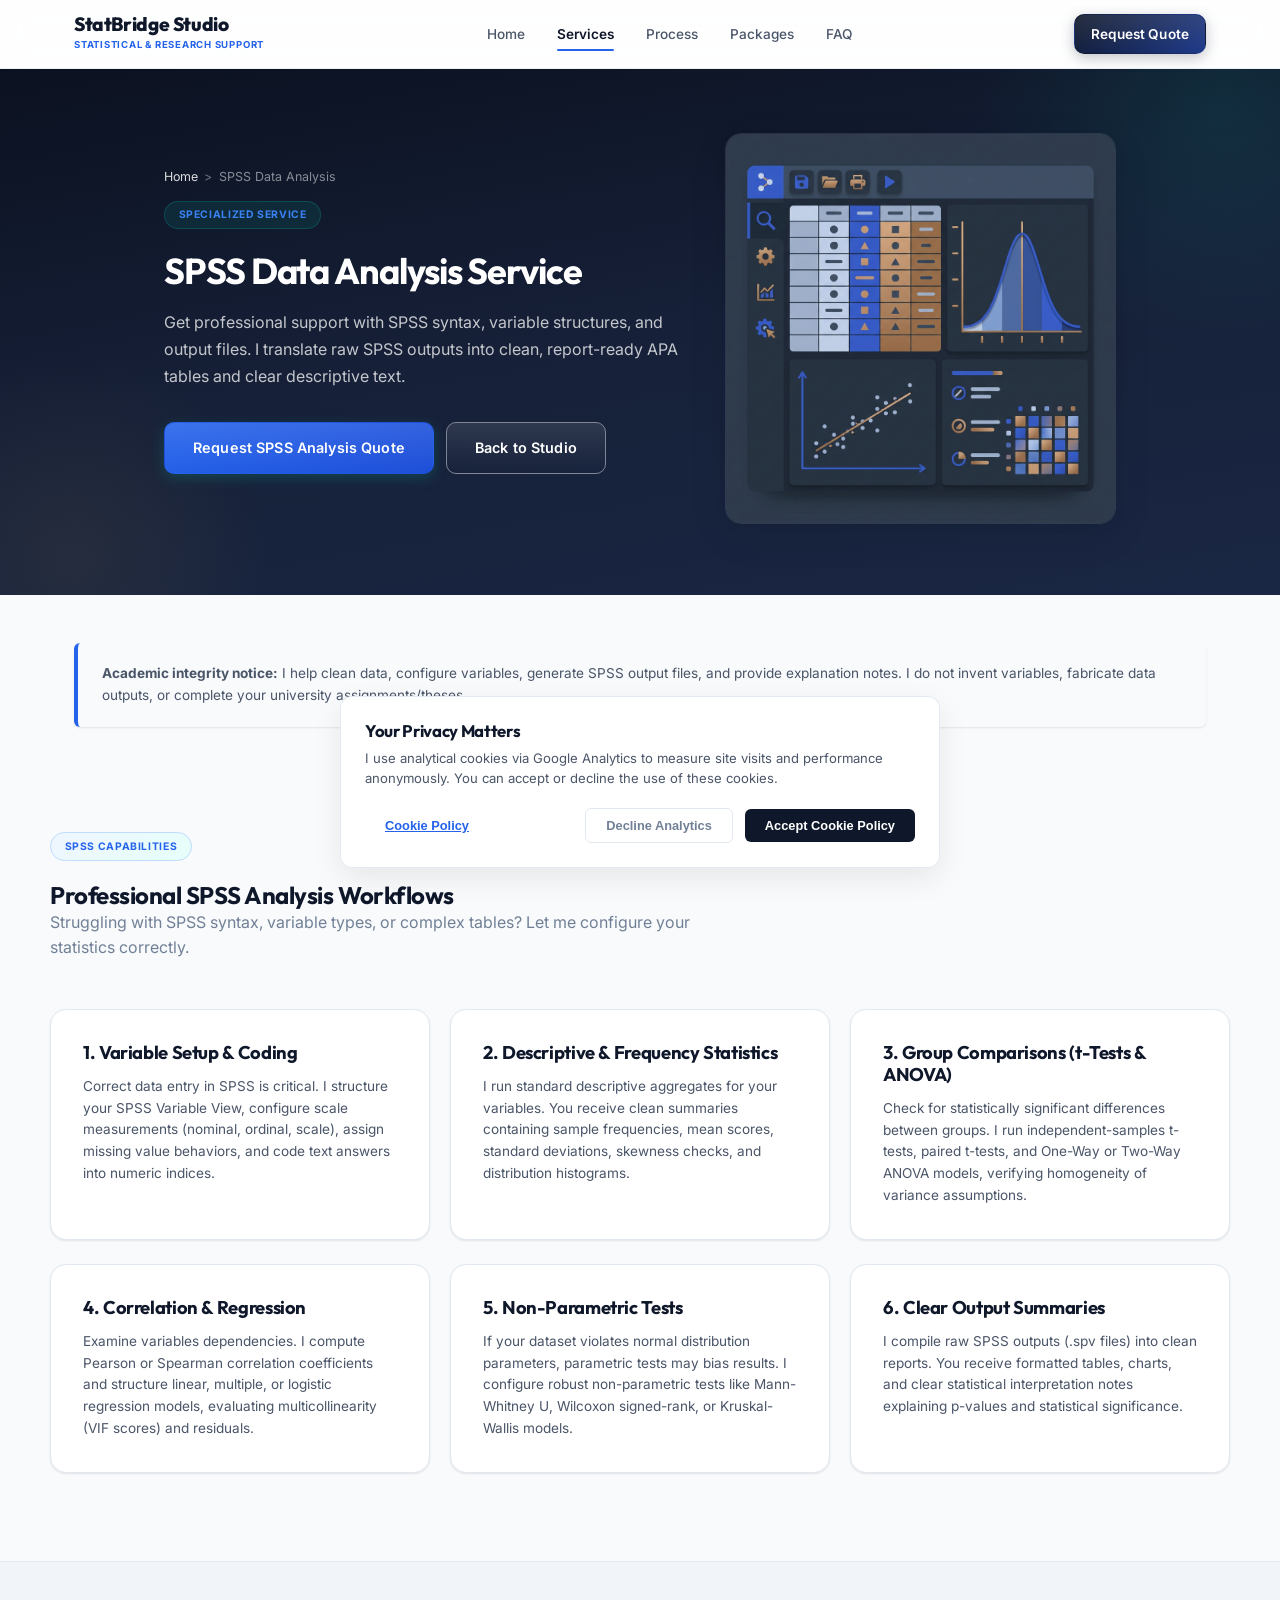
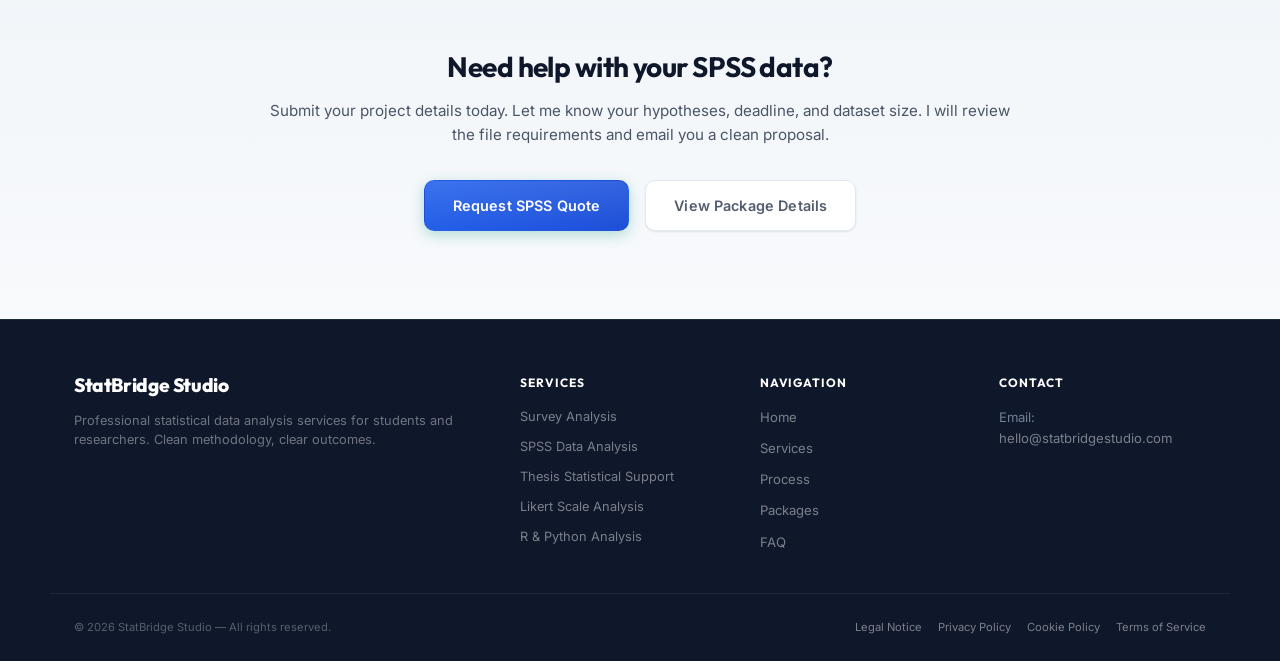
<file: spss-data-analysis.html>
<!DOCTYPE html>
<html lang="en">
<head>
  <link rel="icon" type="image/svg+xml" href="./assets/favicon/favicon.svg">
  <link rel="icon" type="image/png" sizes="32x32" href="./assets/favicon/favicon-32x32.png">
  <link rel="icon" type="image/png" sizes="16x16" href="./assets/favicon/favicon-16x16.png">
  <link rel="apple-touch-icon" sizes="180x180" href="./assets/favicon/apple-touch-icon.png">
  <link rel="manifest" href="./assets/favicon/site.webmanifest">
  <meta name="theme-color" content="#002B66">
  <link rel="canonical" href="https://statbridgestudio.com/spss-data-analysis.html">
  <meta charset="UTF-8">
  <meta name="viewport" content="width=device-width, initial-scale=1.0">
  
  <title>SPSS Data Analysis Service | Dissertation & Thesis SPSS Help</title>
  <meta name="description" content="Get professional SPSS data analysis help for your thesis or research. Expert support with regression, ANOVA, descriptive statistics, and APA tables.">
  
  <link rel="stylesheet" href="./styles.css">
  <script src="./tracking.js" defer></script>
  
  <style>
    .brand-sub-eng {
      font-size: 0.6rem;
      text-transform: uppercase;
      font-weight: 700;
      letter-spacing: 0.08em;
      color: var(--clr-accent);
      margin-top: 0.2rem;
    }
    .focus-card {
      background: var(--clr-surface);
      border: 1px solid var(--clr-border);
      border-radius: var(--radius-lg);
      padding: 2rem;
      box-shadow: var(--shadow-sm);
    }
    .focus-card h3 {
      font-size: 1.15rem;
      margin-bottom: 0.75rem;
      color: var(--clr-primary);
    }
    .focus-card p {
      font-size: 0.85rem;
      color: var(--clr-text-muted);
      line-height: 1.6;
    }
  </style>

  <!-- Open Graph / Facebook -->
  <meta property="og:type" content="website">
  <meta property="og:url" content="https://statbridgestudio.com/spss-data-analysis.html">
  <meta property="og:title" content="SPSS Data Analysis Service | Dissertation & Thesis SPSS Help">
  <meta property="og:description" content="Get professional SPSS data analysis help for your thesis or research. Expert support with regression, ANOVA, descriptive statistics, and APA tables.">
  <meta property="og:image" content="https://statbridgestudio.com/assets/images/spss-analysis-ill.png">
  <meta property="og:site_name" content="StatBridge Studio">

  <!-- Twitter -->
  <meta property="twitter:card" content="summary_large_image">
  <meta property="twitter:url" content="https://statbridgestudio.com/spss-data-analysis.html">
  <meta property="twitter:title" content="SPSS Data Analysis Service | Dissertation & Thesis SPSS Help">
  <meta property="twitter:description" content="Get professional SPSS data analysis help for your thesis or research. Expert support with regression, ANOVA, descriptive statistics, and APA tables.">
  <meta property="twitter:image" content="https://statbridgestudio.com/assets/images/spss-analysis-ill.png">

  <!-- Structured Data (JSON-LD) -->
  <script type="application/ld+json">
  {
    "@context": "https://schema.org",
    "@graph": [
      {
        "@type": "WebPage",
        "@id": "https://statbridgestudio.com/spss-data-analysis.html#webpage",
        "url": "https://statbridgestudio.com/spss-data-analysis.html",
        "name": "SPSS Data Analysis Service | Dissertation & Thesis SPSS Help",
        "description": "Get professional SPSS data analysis help for your thesis or research. Expert support with regression, ANOVA, descriptive statistics, and APA tables.",
        "breadcrumb": {
          "@id": "https://statbridgestudio.com/spss-data-analysis.html#breadcrumb"
        }
      },
      {
        "@type": "BreadcrumbList",
        "@id": "https://statbridgestudio.com/spss-data-analysis.html#breadcrumb",
        "itemListElement": [
          {
            "@type": "ListItem",
            "position": 1,
            "name": "Home",
            "item": "https://statbridgestudio.com/"
          },
          {
            "@type": "ListItem",
            "position": 2,
            "name": "SPSS Data Analysis Service"
          }
        ]
      },
      {
        "@type": "Service",
        "name": "SPSS Data Analysis Service",
        "provider": {
          "@type": "LocalBusiness",
          "name": "StatBridge Studio",
          "url": "https://statbridgestudio.com/"
        },
        "description": "Expert statistical support for SPSS workflows, including independent/paired t-tests, ANOVA models, multiple regression, correlation analysis, and non-parametric testing.",
        "serviceType": "Statistical Consulting"
      }
    ]
  }
  </script>
</head>
<body>

  <!-- NAVBAR -->
  <header class="site-header">
    <div class="container navbar">
      <a href="index.html" class="brand">
        <span class="brand-name">StatBridge Studio</span>
        <span class="brand-sub-eng">Statistical & Research Support</span>
      </a>
      <nav class="nav-menu">
        <a href="index.html" class="nav-link">Home</a>
        <a href="index.html#services" class="nav-link active">Services</a>
        <a href="index.html#how-it-works" class="nav-link">Process</a>
        <a href="index.html#pricing" class="nav-link">Packages</a>
        <a href="index.html#faq" class="nav-link">FAQ</a>
      </nav>
      <div class="nav-cta">
        <a href="index.html#quote-form-section" class="btn btn-primary" style="padding: 0.5rem 1rem; font-size: 0.85rem;">
          Request Quote
        </a>
      </div>
      <button class="hamburger" id="hamburger" aria-label="Open menu">
        <svg fill="none" viewBox="0 0 24 24" stroke-width="1.5" stroke="currentColor">
          <path stroke-linecap="round" stroke-linejoin="round" d="M3.75 6.75h16.5M3.75 12h16.5m-16.5 5.25h16.5" />
        </svg>
      </button>
    </div>
    
    <!-- Mobile Menu -->
    <div class="nav-menu-mobile" id="mobile-menu">
      <a href="index.html" class="nav-link">Home</a>
      <a href="index.html#services" class="nav-link active">Services</a>
      <a href="index.html#how-it-works" class="nav-link">Process</a>
      <a href="index.html#pricing" class="nav-link">Packages</a>
      <a href="index.html#faq" class="nav-link">FAQ</a>
      <a href="index.html#quote-form-section" class="btn btn-primary" style="text-align: center; margin-top: 0.5rem;">
        Request Quote
      </a>
    </div>
  </header>

  <main>
    <!-- HERO -->
    <section class="hero" style="padding: 4rem 0;">
      <div class="container hero-content" style="max-width: 1000px; display: grid; grid-template-columns: 1fr; gap: 2rem; align-items: center; text-align: left;">
        <div>
          <nav class="breadcrumbs" aria-label="Breadcrumb" style="font-size: 0.78rem; color: rgba(255,255,255,0.65); margin-bottom: 0.75rem; display: flex; gap: 0.4rem; align-items: center;"><a href="index.html" style="color: rgba(255,255,255,0.85); text-decoration: none; transition: color 0.2s;">Home</a> <span style="color: rgba(255,255,255,0.4);">&gt;</span> <span style="color: rgba(255,255,255,0.5);">SPSS Data Analysis</span></nav>
          <span class="badge">Specialized Service</span>
          <h1 class="hero-title" style="font-size: 2.25rem; color: #fff; line-height: 1.2; margin-bottom: 1rem;">SPSS Data Analysis Service</h1>
          <p class="hero-desc" style="font-size: 1rem; color: rgba(255,255,255,0.75); margin-top: 1rem; margin-bottom: 2rem; max-width: none; text-align: left; margin-left: 0; margin-right: 0;">
            Get professional support with SPSS syntax, variable structures, and output files. I translate raw SPSS outputs into clean, report-ready APA tables and clear descriptive text.
          </p>
          <div class="hero-btns" style="justify-content: flex-start;">
            <a href="index.html#quote-form-section" class="btn btn-secondary">Request SPSS Analysis Quote</a>
            <a href="index.html" class="btn btn-outline-light">Back to Studio</a>
          </div>
        </div>
        <div class="hero-illustration-container" style="text-align: center;">
          <img src="./assets/images/spss-analysis-ill.png" alt="SPSS Analysis Illustration" style="max-width: 100%; height: auto; border-radius: var(--radius-lg); box-shadow: var(--shadow-lg); border: 1px solid rgba(255,255,255,0.1);" width="1024" height="1024" decoding="async" fetchpriority="high">
        </div>
      </div>
    </section>

    <!-- ETHICS DISCLOSURE -->
    <section class="container" style="margin-top: 3rem; margin-bottom: 1rem;">
      <div style="background-color: #f8fafc; border-left: 4px solid var(--clr-accent); padding: 1.25rem 1.5rem; border-radius: var(--radius-sm); box-shadow: var(--shadow-sm);">
        <p style="font-size: 0.85rem; color: var(--clr-text-muted); margin: 0; line-height: 1.6;">
          <strong>Academic integrity notice:</strong> I help clean data, configure variables, generate SPSS output files, and provide explanation notes. I do not invent variables, fabricate data outputs, or complete your university assignments/theses.
        </p>
      </div>
    </section>

    <!-- METHODOLOGY EXPLANATION -->
    <section class="section container reveal">
      <div class="section-header text-left">
        <span class="badge">SPSS Capabilities</span>
        <h2>Professional SPSS Analysis Workflows</h2>
        <p class="section-subtitle">Struggling with SPSS syntax, variable types, or complex tables? Let me configure your statistics correctly.</p>
      </div>

      <div class="grid-3" style="margin-top: 2rem;">
        <div class="focus-card">
          <h3>1. Variable Setup & Coding</h3>
          <p>
            Correct data entry in SPSS is critical. I structure your SPSS Variable View, configure scale measurements (nominal, ordinal, scale), assign missing value behaviors, and code text answers into numeric indices.
          </p>
        </div>

        <div class="focus-card">
          <h3>2. Descriptive & Frequency Statistics</h3>
          <p>
            I run standard descriptive aggregates for your variables. You receive clean summaries containing sample frequencies, mean scores, standard deviations, skewness checks, and distribution histograms.
          </p>
        </div>

        <div class="focus-card">
          <h3>3. Group Comparisons (t-Tests & ANOVA)</h3>
          <p>
            Check for statistically significant differences between groups. I run independent-samples t-tests, paired t-tests, and One-Way or Two-Way ANOVA models, verifying homogeneity of variance assumptions.
          </p>
        </div>
      </div>

      <div class="grid-3" style="margin-top: 1.5rem;">
        <div class="focus-card">
          <h3>4. Correlation & Regression</h3>
          <p>
            Examine variables dependencies. I compute Pearson or Spearman correlation coefficients and structure linear, multiple, or logistic regression models, evaluating multicollinearity (VIF scores) and residuals.
          </p>
        </div>

        <div class="focus-card">
          <h3>5. Non-Parametric Tests</h3>
          <p>
            If your dataset violates normal distribution parameters, parametric tests may bias results. I configure robust non-parametric tests like Mann-Whitney U, Wilcoxon signed-rank, or Kruskal-Wallis models.
          </p>
        </div>

        <div class="focus-card">
          <h3>6. Clear Output Summaries</h3>
          <p>
            I compile raw SPSS outputs (.spv files) into clean reports. You receive formatted tables, charts, and clear statistical interpretation notes explaining p-values and statistical significance.
          </p>
        </div>
      </div>
    </section>

    <!-- INTERNAL LINK SECTION / CALL TO ACTION -->
    <section class="section section-alt reveal">
      <div class="container" style="max-width: 800px; text-align: center;">
        <h2 style="font-size: 1.75rem; color: var(--clr-primary); margin-bottom: 1rem;">Need help with your SPSS data?</h2>
        <p style="font-size: 0.95rem; color: var(--clr-text-muted); line-height: 1.6; margin-bottom: 2rem;">
          Submit your project details today. Let me know your hypotheses, deadline, and dataset size. I will review the file requirements and email you a clean proposal.
        </p>
        <div style="display: flex; gap: 1rem; justify-content: center; flex-wrap: wrap;">
          <a href="index.html#quote-form-section" class="btn btn-secondary">Request SPSS Quote</a>
          <a href="index.html#pricing" class="btn btn-outline">View Package Details</a>
        </div>
      </div>
    </section>
  </main>

  <!-- FOOTER -->
  <footer class="site-footer">
    <div class="container footer-grid">
      <div class="footer-brand">
        <a href="index.html" class="brand-name">StatBridge Studio</a>
        <p>Professional statistical data analysis services for students and researchers. Clean methodology, clear outcomes.</p>
      </div>
      <div>
        <h3 class="footer-col-title">Services</h3>
        <ul class="footer-list" style="font-size: 0.8rem; line-height: 1.6;">
          <li><a href="survey-data-analysis.html" class="footer-link">Survey Analysis</a></li>
          <li><a href="spss-data-analysis.html" class="footer-link">SPSS Data Analysis</a></li>
          <li><a href="thesis-statistical-analysis.html" class="footer-link">Thesis Statistical Support</a></li>
          <li><a href="likert-scale-analysis.html" class="footer-link">Likert Scale Analysis</a></li>
          <li><a href="r-python-statistical-analysis.html" class="footer-link">R & Python Analysis</a></li>
        </ul>
      </div>
      <div>
        <h3 class="footer-col-title">Navigation</h3>
        <ul class="footer-list">
          <li><a href="index.html" class="footer-link">Home</a></li>
          <li><a href="index.html#services" class="footer-link">Services</a></li>
          <li><a href="index.html#how-it-works" class="footer-link">Process</a></li>
          <li><a href="index.html#pricing" class="footer-link">Packages</a></li>
          <li><a href="index.html#faq" class="footer-link">FAQ</a></li>
        </ul>
      </div>
      <div>
        <h3 class="footer-col-title">Contact</h3>
        <ul class="footer-list">
          <li>Email: <a href="mailto:hello@statbridgestudio.com" class="footer-link">hello@statbridgestudio.com</a></li>
        </ul>
      </div>
    </div>
    <div class="container footer-bottom">
      <div>&copy; 2026 StatBridge Studio — All rights reserved.</div>
      <div class="footer-legal-links">
        <a href="legal-notice.html" class="footer-link">Legal Notice</a>
        <a href="privacy-policy.html" class="footer-link">Privacy Policy</a>
        <a href="cookie-policy.html" class="footer-link">Cookie Policy</a>
        <a href="terms-of-service.html" class="footer-link">Terms of Service</a>
      </div>
    </div>
  </footer>

  <script src="./script.js"></script>
</body>
</html>
</file>
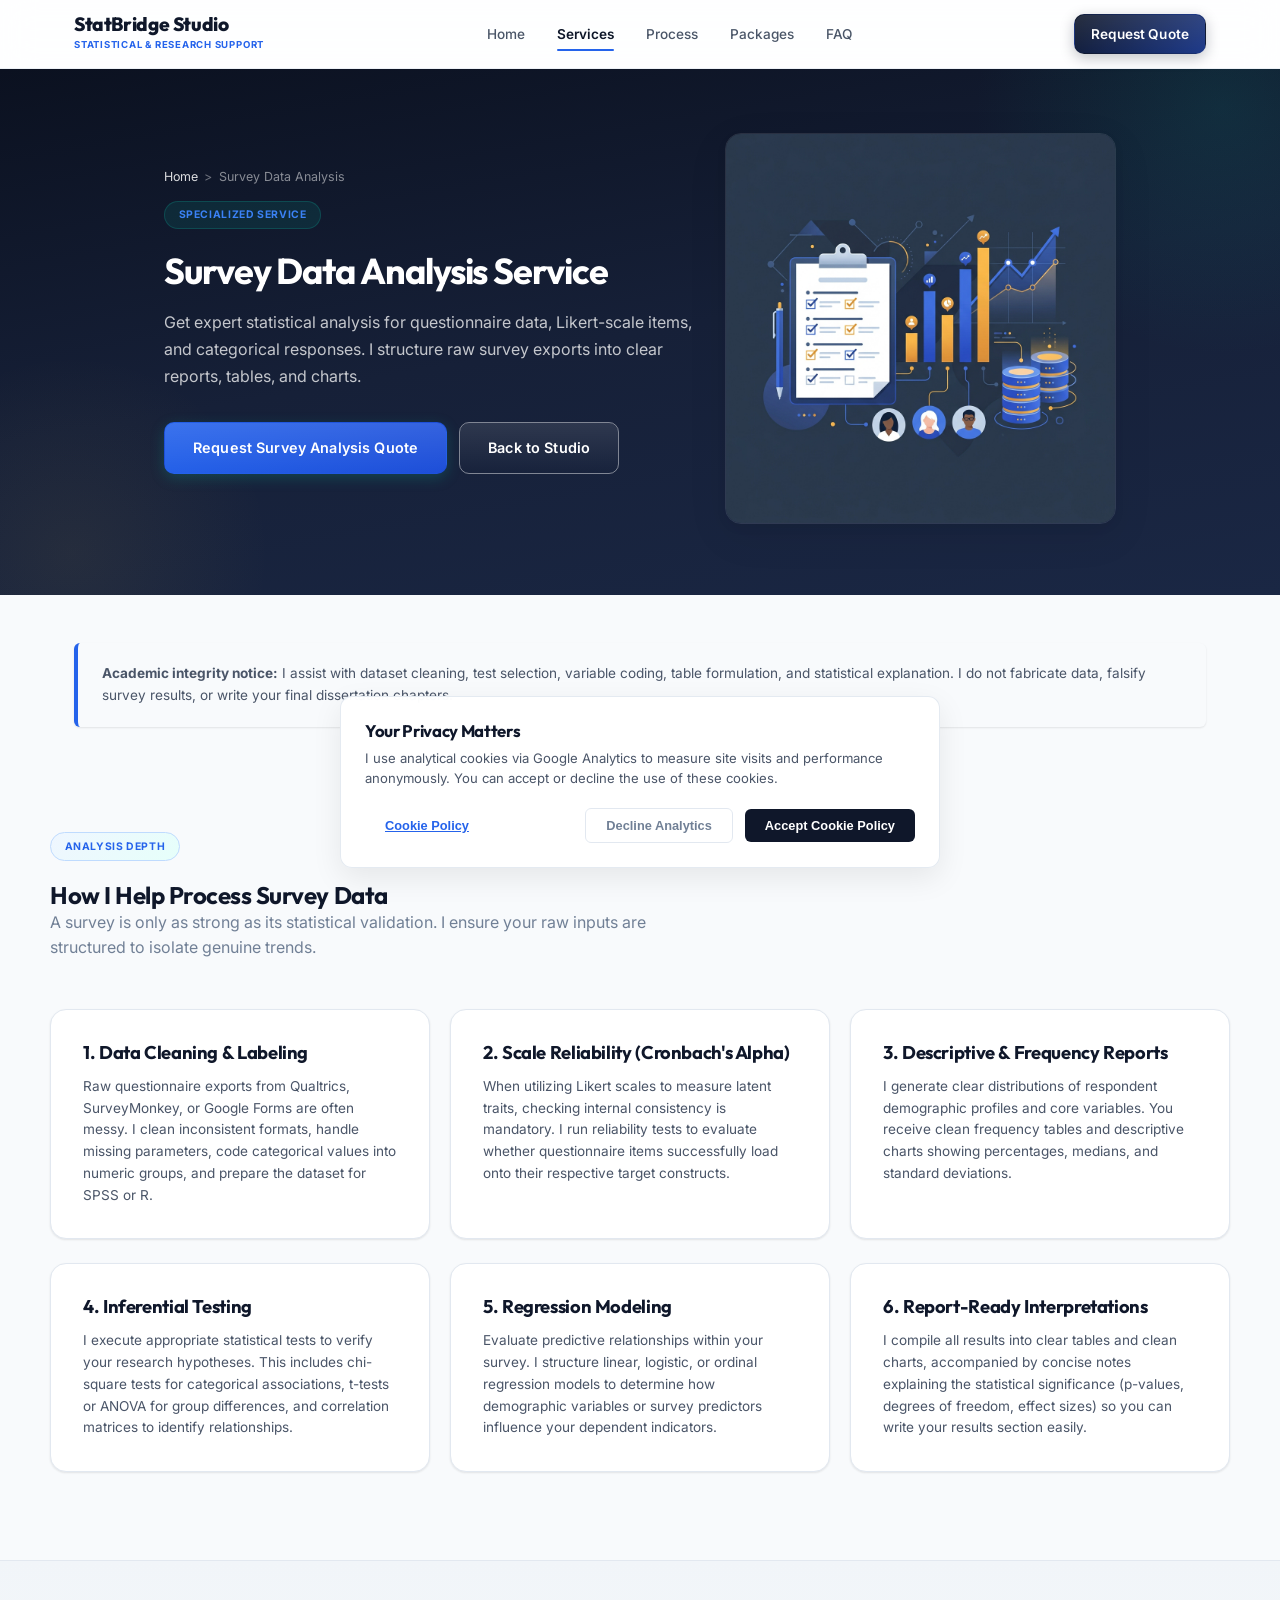
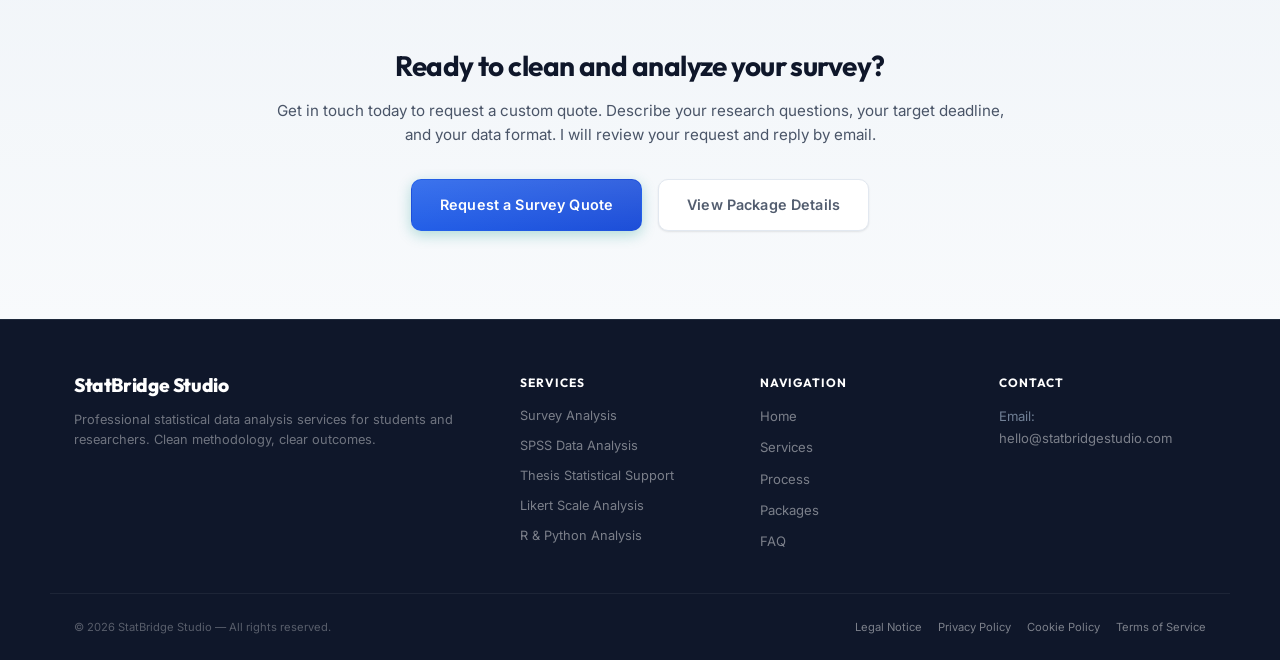
<file: survey-data-analysis.html>
<!DOCTYPE html>
<html lang="en">
<head>
  <link rel="icon" type="image/svg+xml" href="./assets/favicon/favicon.svg">
  <link rel="icon" type="image/png" sizes="32x32" href="./assets/favicon/favicon-32x32.png">
  <link rel="icon" type="image/png" sizes="16x16" href="./assets/favicon/favicon-16x16.png">
  <link rel="apple-touch-icon" sizes="180x180" href="./assets/favicon/apple-touch-icon.png">
  <link rel="manifest" href="./assets/favicon/site.webmanifest">
  <meta name="theme-color" content="#002B66">
  <link rel="canonical" href="https://statbridgestudio.com/survey-data-analysis.html">
  <meta charset="UTF-8">
  <meta name="viewport" content="width=device-width, initial-scale=1.0">
  
  <title>Survey Data Analysis Service | Questionnaire & Likert Scale Support</title>
  <meta name="description" content="Professional survey data analysis for researchers & students. Expert analysis of questionnaires, Likert scales, survey data using SPSS, R, or Excel.">
  
  <link rel="stylesheet" href="./styles.css">
  <script src="./tracking.js" defer></script>
  
  <style>
    .brand-sub-eng {
      font-size: 0.6rem;
      text-transform: uppercase;
      font-weight: 700;
      letter-spacing: 0.08em;
      color: var(--clr-accent);
      margin-top: 0.2rem;
    }
    .focus-card {
      background: var(--clr-surface);
      border: 1px solid var(--clr-border);
      border-radius: var(--radius-lg);
      padding: 2rem;
      box-shadow: var(--shadow-sm);
    }
    .focus-card h3 {
      font-size: 1.15rem;
      margin-bottom: 0.75rem;
      color: var(--clr-primary);
    }
    .focus-card p {
      font-size: 0.85rem;
      color: var(--clr-text-muted);
      line-height: 1.6;
    }
  </style>

  <!-- Open Graph / Facebook -->
  <meta property="og:type" content="website">
  <meta property="og:url" content="https://statbridgestudio.com/survey-data-analysis.html">
  <meta property="og:title" content="Survey Data Analysis Service | Questionnaire & Likert Scale Support">
  <meta property="og:description" content="Professional survey data analysis for researchers & students. Expert analysis of questionnaires, Likert scales, survey data using SPSS, R, or Excel.">
  <meta property="og:image" content="https://statbridgestudio.com/assets/images/survey-analysis-ill.png">
  <meta property="og:site_name" content="StatBridge Studio">

  <!-- Twitter -->
  <meta property="twitter:card" content="summary_large_image">
  <meta property="twitter:url" content="https://statbridgestudio.com/survey-data-analysis.html">
  <meta property="twitter:title" content="Survey Data Analysis Service | Questionnaire & Likert Scale Support">
  <meta property="twitter:description" content="Professional survey data analysis for researchers & students. Expert analysis of questionnaires, Likert scales, survey data using SPSS, R, or Excel.">
  <meta property="twitter:image" content="https://statbridgestudio.com/assets/images/survey-analysis-ill.png">

  <!-- Structured Data (JSON-LD) -->
  <script type="application/ld+json">
  {
    "@context": "https://schema.org",
    "@graph": [
      {
        "@type": "WebPage",
        "@id": "https://statbridgestudio.com/survey-data-analysis.html#webpage",
        "url": "https://statbridgestudio.com/survey-data-analysis.html",
        "name": "Survey Data Analysis Service | Questionnaire & Likert Scale Support",
        "description": "Professional survey data analysis for researchers & students. Expert analysis of questionnaires, Likert scales, survey data using SPSS, R, or Excel.",
        "breadcrumb": {
          "@id": "https://statbridgestudio.com/survey-data-analysis.html#breadcrumb"
        }
      },
      {
        "@type": "BreadcrumbList",
        "@id": "https://statbridgestudio.com/survey-data-analysis.html#breadcrumb",
        "itemListElement": [
          {
            "@type": "ListItem",
            "position": 1,
            "name": "Home",
            "item": "https://statbridgestudio.com/"
          },
          {
            "@type": "ListItem",
            "position": 2,
            "name": "Survey Data Analysis Service"
          }
        ]
      },
      {
        "@type": "Service",
        "name": "Survey Data Analysis Service",
        "provider": {
          "@type": "LocalBusiness",
          "name": "StatBridge Studio",
          "url": "https://statbridgestudio.com/"
        },
        "description": "Expert statistical analysis of questionnaire responses, scale reliability checks (Cronbach's alpha), and descriptive/inferential summaries.",
        "serviceType": "Statistical Consulting"
      }
    ]
  }
  </script>
</head>
<body>

  <!-- NAVBAR -->
  <header class="site-header">
    <div class="container navbar">
      <a href="index.html" class="brand">
        <span class="brand-name">StatBridge Studio</span>
        <span class="brand-sub-eng">Statistical & Research Support</span>
      </a>
      <nav class="nav-menu">
        <a href="index.html" class="nav-link">Home</a>
        <a href="index.html#services" class="nav-link active">Services</a>
        <a href="index.html#how-it-works" class="nav-link">Process</a>
        <a href="index.html#pricing" class="nav-link">Packages</a>
        <a href="index.html#faq" class="nav-link">FAQ</a>
      </nav>
      <div class="nav-cta">
        <a href="index.html#quote-form-section" class="btn btn-primary" style="padding: 0.5rem 1rem; font-size: 0.85rem;">
          Request Quote
        </a>
      </div>
      <button class="hamburger" id="hamburger" aria-label="Open menu">
        <svg fill="none" viewBox="0 0 24 24" stroke-width="1.5" stroke="currentColor">
          <path stroke-linecap="round" stroke-linejoin="round" d="M3.75 6.75h16.5M3.75 12h16.5m-16.5 5.25h16.5" />
        </svg>
      </button>
    </div>
    
    <!-- Mobile Menu -->
    <div class="nav-menu-mobile" id="mobile-menu">
      <a href="index.html" class="nav-link">Home</a>
      <a href="index.html#services" class="nav-link active">Services</a>
      <a href="index.html#how-it-works" class="nav-link">Process</a>
      <a href="index.html#pricing" class="nav-link">Packages</a>
      <a href="index.html#faq" class="nav-link">FAQ</a>
      <a href="index.html#quote-form-section" class="btn btn-primary" style="text-align: center; margin-top: 0.5rem;">
        Request Quote
      </a>
    </div>
  </header>

  <main>
    <!-- HERO -->
    <section class="hero" style="padding: 4rem 0;">
      <div class="container hero-content" style="max-width: 1000px; display: grid; grid-template-columns: 1fr; gap: 2rem; align-items: center; text-align: left;">
        <div>
          <nav class="breadcrumbs" aria-label="Breadcrumb" style="font-size: 0.78rem; color: rgba(255,255,255,0.65); margin-bottom: 0.75rem; display: flex; gap: 0.4rem; align-items: center;"><a href="index.html" style="color: rgba(255,255,255,0.85); text-decoration: none; transition: color 0.2s;">Home</a> <span style="color: rgba(255,255,255,0.4);">&gt;</span> <span style="color: rgba(255,255,255,0.5);">Survey Data Analysis</span></nav>
          <span class="badge">Specialized Service</span>
          <h1 class="hero-title" style="font-size: 2.25rem; color: #fff; line-height: 1.2; margin-bottom: 1rem;">Survey Data Analysis Service</h1>
          <p class="hero-desc" style="font-size: 1rem; color: rgba(255,255,255,0.75); margin-top: 1rem; margin-bottom: 2rem; max-width: none; text-align: left; margin-left: 0; margin-right: 0;">
            Get expert statistical analysis for questionnaire data, Likert-scale items, and categorical responses. I structure raw survey exports into clear reports, tables, and charts.
          </p>
          <div class="hero-btns" style="justify-content: flex-start;">
            <a href="index.html#quote-form-section" class="btn btn-secondary">Request Survey Analysis Quote</a>
            <a href="index.html" class="btn btn-outline-light">Back to Studio</a>
          </div>
        </div>
        <div class="hero-illustration-container" style="text-align: center;">
          <img src="./assets/images/survey-analysis-ill.png" alt="Survey Analysis Illustration" style="max-width: 100%; height: auto; border-radius: var(--radius-lg); box-shadow: var(--shadow-lg); border: 1px solid rgba(255,255,255,0.1);" width="1024" height="1024" decoding="async" fetchpriority="high">
        </div>
      </div>
    </section>

    <!-- ETHICS DISCLOSURE -->
    <section class="container" style="margin-top: 3rem; margin-bottom: 1rem;">
      <div style="background-color: #f8fafc; border-left: 4px solid var(--clr-accent); padding: 1.25rem 1.5rem; border-radius: var(--radius-sm); box-shadow: var(--shadow-sm);">
        <p style="font-size: 0.85rem; color: var(--clr-text-muted); margin: 0; line-height: 1.6;">
          <strong>Academic integrity notice:</strong> I assist with dataset cleaning, test selection, variable coding, table formulation, and statistical explanation. I do not fabricate data, falsify survey results, or write your final dissertation chapters.
        </p>
      </div>
    </section>

    <!-- METHODOLOGY EXPLANATION -->
    <section class="section container reveal">
      <div class="section-header text-left">
        <span class="badge">Analysis Depth</span>
        <h2>How I Help Process Survey Data</h2>
        <p class="section-subtitle">A survey is only as strong as its statistical validation. I ensure your raw inputs are structured to isolate genuine trends.</p>
      </div>

      <div class="grid-3" style="margin-top: 2rem;">
        <div class="focus-card">
          <h3>1. Data Cleaning & Labeling</h3>
          <p>
            Raw questionnaire exports from Qualtrics, SurveyMonkey, or Google Forms are often messy. I clean inconsistent formats, handle missing parameters, code categorical values into numeric groups, and prepare the dataset for SPSS or R.
          </p>
        </div>

        <div class="focus-card">
          <h3>2. Scale Reliability (Cronbach's Alpha)</h3>
          <p>
            When utilizing Likert scales to measure latent traits, checking internal consistency is mandatory. I run reliability tests to evaluate whether questionnaire items successfully load onto their respective target constructs.
          </p>
        </div>

        <div class="focus-card">
          <h3>3. Descriptive & Frequency Reports</h3>
          <p>
            I generate clear distributions of respondent demographic profiles and core variables. You receive clean frequency tables and descriptive charts showing percentages, medians, and standard deviations.
          </p>
        </div>
      </div>

      <div class="grid-3" style="margin-top: 1.5rem;">
        <div class="focus-card">
          <h3>4. Inferential Testing</h3>
          <p>
            I execute appropriate statistical tests to verify your research hypotheses. This includes chi-square tests for categorical associations, t-tests or ANOVA for group differences, and correlation matrices to identify relationships.
          </p>
        </div>

        <div class="focus-card">
          <h3>5. Regression Modeling</h3>
          <p>
            Evaluate predictive relationships within your survey. I structure linear, logistic, or ordinal regression models to determine how demographic variables or survey predictors influence your dependent indicators.
          </p>
        </div>

        <div class="focus-card">
          <h3>6. Report-Ready Interpretations</h3>
          <p>
            I compile all results into clear tables and clean charts, accompanied by concise notes explaining the statistical significance (p-values, degrees of freedom, effect sizes) so you can write your results section easily.
          </p>
        </div>
      </div>
    </section>

    <!-- INTERNAL LINK SECTION / CALL TO ACTION -->
    <section class="section section-alt reveal">
      <div class="container" style="max-width: 800px; text-align: center;">
        <h2 style="font-size: 1.75rem; color: var(--clr-primary); margin-bottom: 1rem;">Ready to clean and analyze your survey?</h2>
        <p style="font-size: 0.95rem; color: var(--clr-text-muted); line-height: 1.6; margin-bottom: 2rem;">
          Get in touch today to request a custom quote. Describe your research questions, your target deadline, and your data format. I will review your request and reply by email.
        </p>
        <div style="display: flex; gap: 1rem; justify-content: center; flex-wrap: wrap;">
          <a href="index.html#quote-form-section" class="btn btn-secondary">Request a Survey Quote</a>
          <a href="index.html#pricing" class="btn btn-outline">View Package Details</a>
        </div>
      </div>
    </section>
  </main>

  <!-- FOOTER -->
  <footer class="site-footer">
    <div class="container footer-grid">
      <div class="footer-brand">
        <a href="index.html" class="brand-name">StatBridge Studio</a>
        <p>Professional statistical data analysis services for students and researchers. Clean methodology, clear outcomes.</p>
      </div>
      <div>
        <h3 class="footer-col-title">Services</h3>
        <ul class="footer-list" style="font-size: 0.8rem; line-height: 1.6;">
          <li><a href="survey-data-analysis.html" class="footer-link">Survey Analysis</a></li>
          <li><a href="spss-data-analysis.html" class="footer-link">SPSS Data Analysis</a></li>
          <li><a href="thesis-statistical-analysis.html" class="footer-link">Thesis Statistical Support</a></li>
          <li><a href="likert-scale-analysis.html" class="footer-link">Likert Scale Analysis</a></li>
          <li><a href="r-python-statistical-analysis.html" class="footer-link">R & Python Analysis</a></li>
        </ul>
      </div>
      <div>
        <h3 class="footer-col-title">Navigation</h3>
        <ul class="footer-list">
          <li><a href="index.html" class="footer-link">Home</a></li>
          <li><a href="index.html#services" class="footer-link">Services</a></li>
          <li><a href="index.html#how-it-works" class="footer-link">Process</a></li>
          <li><a href="index.html#pricing" class="footer-link">Packages</a></li>
          <li><a href="index.html#faq" class="footer-link">FAQ</a></li>
        </ul>
      </div>
      <div>
        <h3 class="footer-col-title">Contact</h3>
        <ul class="footer-list">
          <li>Email: <a href="mailto:hello@statbridgestudio.com" class="footer-link">hello@statbridgestudio.com</a></li>
        </ul>
      </div>
    </div>
    <div class="container footer-bottom">
      <div>&copy; 2026 StatBridge Studio — All rights reserved.</div>
      <div class="footer-legal-links">
        <a href="legal-notice.html" class="footer-link">Legal Notice</a>
        <a href="privacy-policy.html" class="footer-link">Privacy Policy</a>
        <a href="cookie-policy.html" class="footer-link">Cookie Policy</a>
        <a href="terms-of-service.html" class="footer-link">Terms of Service</a>
      </div>
    </div>
  </footer>

  <script src="./script.js"></script>
</body>
</html>
</file>
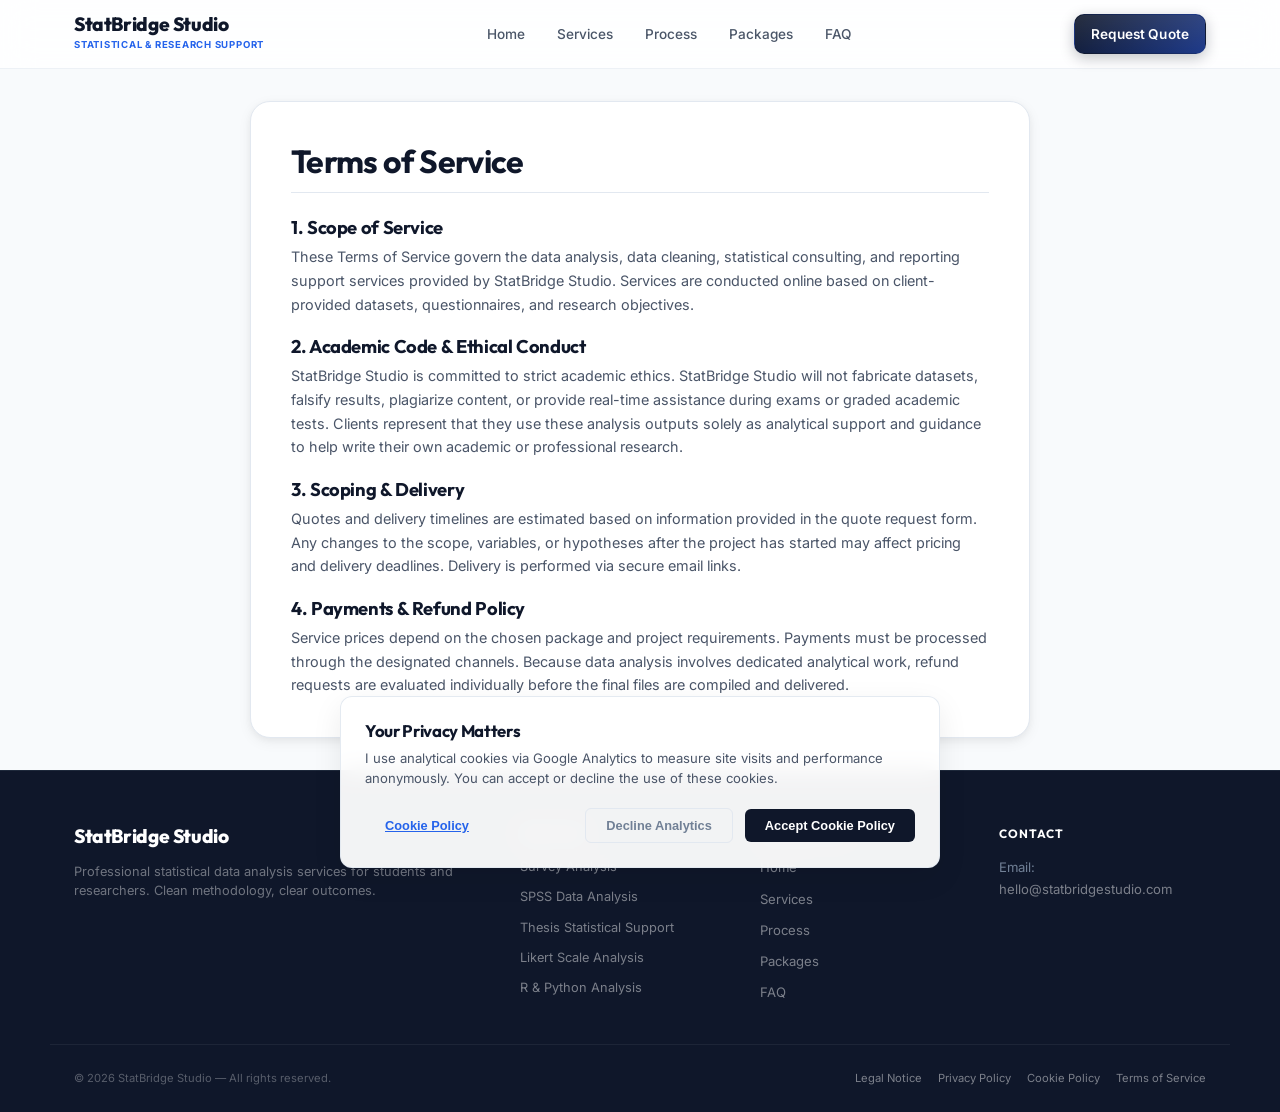
<file: terms-of-service.html>
<!DOCTYPE html>
<html lang="en">
<head>
  <link rel="icon" type="image/svg+xml" href="./assets/favicon/favicon.svg">
  <link rel="icon" type="image/png" sizes="32x32" href="./assets/favicon/favicon-32x32.png">
  <link rel="icon" type="image/png" sizes="16x16" href="./assets/favicon/favicon-16x16.png">
  <link rel="apple-touch-icon" sizes="180x180" href="./assets/favicon/apple-touch-icon.png">
  <link rel="manifest" href="./assets/favicon/site.webmanifest">
  <meta name="theme-color" content="#002B66">
  <link rel="canonical" href="https://statbridgestudio.com/terms-of-service.html">
  <meta charset="UTF-8">
  <meta name="viewport" content="width=device-width, initial-scale=1.0">
  <title>Terms of Service | StatBridge Studio</title>
  <meta name="description" content="Terms of Service for StatBridge Studio. Information on project scoping, academic boundaries, delivery terms, and billing procedures.">
  <link rel="stylesheet" href="./styles.css">
  <script src="./tracking.js" defer></script>
  <style>
    .brand-sub-eng {
      font-size: 0.6rem;
      text-transform: uppercase;
      font-weight: 700;
      letter-spacing: 0.08em;
      color: var(--clr-accent);
      margin-top: 0.2rem;
    }
  </style>

  <!-- Open Graph / Facebook -->
  <meta property="og:type" content="website">
  <meta property="og:url" content="https://statbridgestudio.com/terms-of-service.html">
  <meta property="og:title" content="Terms of Service | StatBridge Studio">
  <meta property="og:description" content="Terms of Service for StatBridge Studio. Information on project scoping, academic boundaries, delivery terms, and billing procedures.">
  <meta property="og:image" content="https://statbridgestudio.com/assets/images/favicon-logo.png">
  <meta property="og:site_name" content="StatBridge Studio">

  <!-- Twitter -->
  <meta property="twitter:card" content="summary_large_image">
  <meta property="twitter:url" content="https://statbridgestudio.com/terms-of-service.html">
  <meta property="twitter:title" content="Terms of Service | StatBridge Studio">
  <meta property="twitter:description" content="Terms of Service for StatBridge Studio. Information on project scoping, academic boundaries, delivery terms, and billing procedures.">
  <meta property="twitter:image" content="https://statbridgestudio.com/assets/images/favicon-logo.png">

  <!-- Structured Data (JSON-LD) -->
  <script type="application/ld+json">
  {
    "@context": "https://schema.org",
    "@type": "WebPage",
    "url": "https://statbridgestudio.com/terms-of-service.html",
    "name": "Terms of Service | StatBridge Studio",
    "description": "Terms of Service for StatBridge Studio. Information on project scoping, academic boundaries, delivery terms, and billing procedures."
  }
  </script>
</head>
<body>

  <!-- NAVBAR -->
  <header class="site-header">
    <div class="container navbar">
      <a href="index.html" class="brand">
        <span class="brand-name">StatBridge Studio</span>
        <span class="brand-sub-eng">Statistical & Research Support</span>
      </a>
      <nav class="nav-menu">
        <a href="index.html" class="nav-link">Home</a>
        <a href="index.html#services" class="nav-link">Services</a>
        <a href="index.html#how-it-works" class="nav-link">Process</a>
        <a href="index.html#pricing" class="nav-link">Packages</a>
        <a href="index.html#faq" class="nav-link">FAQ</a>
      </nav>
      <div class="nav-cta">
        <a href="index.html#quote-form-section" class="btn btn-primary" style="padding: 0.5rem 1rem; font-size: 0.85rem;">
          Request Quote
        </a>
      </div>
      <button class="hamburger" id="hamburger" aria-label="Open menu">
        <svg fill="none" viewBox="0 0 24 24" stroke-width="1.5" stroke="currentColor">
          <path stroke-linecap="round" stroke-linejoin="round" d="M3.75 6.75h16.5M3.75 12h16.5m-16.5 5.25h16.5" />
        </svg>
      </button>
    </div>
    
    <!-- Mobile Menu -->
    <div class="nav-menu-mobile" id="mobile-menu">
      <a href="index.html" class="nav-link">Home</a>
      <a href="index.html#services" class="nav-link">Services</a>
      <a href="index.html#how-it-works" class="nav-link">Process</a>
      <a href="index.html#pricing" class="nav-link">Packages</a>
      <a href="index.html#faq" class="nav-link">FAQ</a>
      <a href="index.html#quote-form-section" class="btn btn-primary" style="text-align: center; margin-top: 0.5rem;">
        Request Quote
      </a>
    </div>
  </header>

  <main class="container">
    <div class="legal-box">
      
      <h1 class="legal-title">Terms of Service</h1>

      <div class="legal-content">
        <section>
          <h2>1. Scope of Service</h2>
          <p>These Terms of Service govern the data analysis, data cleaning, statistical consulting, and reporting support services provided by StatBridge Studio. Services are conducted online based on client-provided datasets, questionnaires, and research objectives.</p>
        </section>

        <section>
          <h2>2. Academic Code & Ethical Conduct</h2>
          <p>StatBridge Studio is committed to strict academic ethics. StatBridge Studio will not fabricate datasets, falsify results, plagiarize content, or provide real-time assistance during exams or graded academic tests. Clients represent that they use these analysis outputs solely as analytical support and guidance to help write their own academic or professional research.</p>
        </section>

        <section>
          <h2>3. Scoping & Delivery</h2>
          <p>Quotes and delivery timelines are estimated based on information provided in the quote request form. Any changes to the scope, variables, or hypotheses after the project has started may affect pricing and delivery deadlines. Delivery is performed via secure email links.</p>
        </section>

        <section>
          <h2>4. Payments & Refund Policy</h2>
          <p>Service prices depend on the chosen package and project requirements. Payments must be processed through the designated channels. Because data analysis involves dedicated analytical work, refund requests are evaluated individually before the final files are compiled and delivered.</p>
        </section>
      </div>

    </div>
  </main>

  <!-- FOOTER -->
  <footer class="site-footer">
    <div class="container footer-grid">
      <div class="footer-brand">
        <a href="index.html" class="brand-name">StatBridge Studio</a>
        <p>Professional statistical data analysis services for students and researchers. Clean methodology, clear outcomes.</p>
      </div>
      
      <div>
        <h3 class="footer-col-title">Services</h3>
        <ul class="footer-list" style="font-size: 0.8rem; line-height: 1.6;">
          <li><a href="survey-data-analysis.html" class="footer-link">Survey Analysis</a></li>
          <li><a href="spss-data-analysis.html" class="footer-link">SPSS Data Analysis</a></li>
          <li><a href="thesis-statistical-analysis.html" class="footer-link">Thesis Statistical Support</a></li>
          <li><a href="likert-scale-analysis.html" class="footer-link">Likert Scale Analysis</a></li>
          <li><a href="r-python-statistical-analysis.html" class="footer-link">R & Python Analysis</a></li>
        </ul>
      </div>
      
      <div>
        <h3 class="footer-col-title">Navigation</h3>
        <ul class="footer-list">
          <li><a href="index.html" class="footer-link">Home</a></li>
          <li><a href="index.html#services" class="footer-link">Services</a></li>
          <li><a href="index.html#how-it-works" class="footer-link">Process</a></li>
          <li><a href="index.html#pricing" class="footer-link">Packages</a></li>
          <li><a href="index.html#faq" class="footer-link">FAQ</a></li>
        </ul>
      </div>
      
      <div>
        <h3 class="footer-col-title">Contact</h3>
        <ul class="footer-list">
          <li>Email: <a href="mailto:hello@statbridgestudio.com" class="footer-link">hello@statbridgestudio.com</a></li>
        </ul>
      </div>
    </div>
    
    <div class="container footer-bottom">
      <div>&copy; 2026 StatBridge Studio — All rights reserved.</div>
      <div class="footer-legal-links">
        <a href="legal-notice.html" class="footer-link">Legal Notice</a>
        <a href="privacy-policy.html" class="footer-link">Privacy Policy</a>
        <a href="cookie-policy.html" class="footer-link">Cookie Policy</a>
        <a href="terms-of-service.html" class="footer-link">Terms of Service</a>
      </div>
    </div>
  </footer>

  <script src="./script.js"></script>
</body>
</html>
</file>
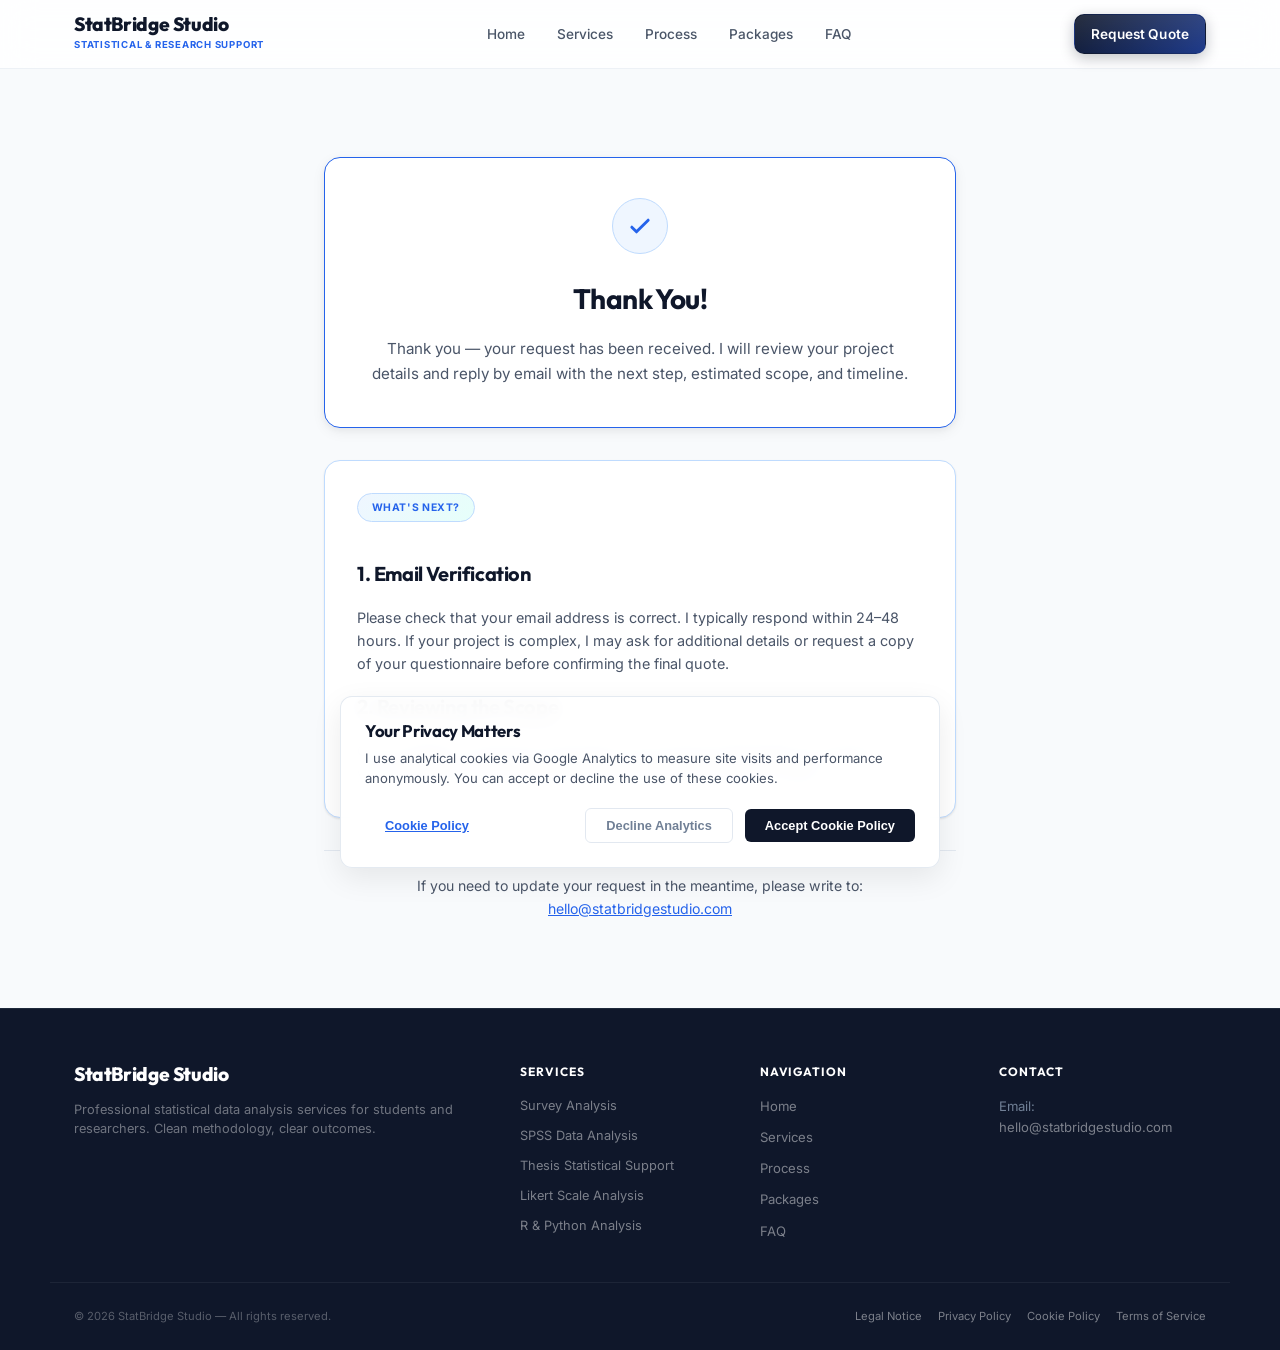
<file: thank-you.html>
<!DOCTYPE html>
<html lang="en">
<head>
  <link rel="icon" type="image/svg+xml" href="./assets/favicon/favicon.svg">
  <link rel="icon" type="image/png" sizes="32x32" href="./assets/favicon/favicon-32x32.png">
  <link rel="icon" type="image/png" sizes="16x16" href="./assets/favicon/favicon-16x16.png">
  <link rel="apple-touch-icon" sizes="180x180" href="./assets/favicon/apple-touch-icon.png">
  <link rel="manifest" href="./assets/favicon/site.webmanifest">
  <meta name="theme-color" content="#002B66">
  <link rel="canonical" href="https://statbridgestudio.com/thank-you.html">
  <meta charset="UTF-8">
  <meta name="viewport" content="width=device-width, initial-scale=1.0">
  
  <title>Request Received | StatBridge Studio</title>
  <meta name="description" content="Thank you for your data analysis quote request. I will review your details and get back to you shortly.">
  <meta name="robots" content="noindex, follow">
  
  <link rel="stylesheet" href="./styles.css">
  
  <!-- Central Tracking and Analytics Module -->
  <script src="./tracking.js" defer></script>
  
  <style>
    .brand-sub-eng {
      font-size: 0.6rem;
      text-transform: uppercase;
      font-weight: 700;
      letter-spacing: 0.08em;
      color: var(--clr-accent);
      margin-top: 0.2rem;
    }
  </style>

  <!-- Open Graph / Facebook -->
  <meta property="og:type" content="website">
  <meta property="og:url" content="https://statbridgestudio.com/thank-you.html">
  <meta property="og:title" content="Request Received | StatBridge Studio">
  <meta property="og:description" content="Thank you for your data analysis quote request. I will review your details and get back to you shortly.">
  <meta property="og:image" content="https://statbridgestudio.com/assets/images/favicon-logo.png">
  <meta property="og:site_name" content="StatBridge Studio">

  <!-- Twitter -->
  <meta property="twitter:card" content="summary_large_image">
  <meta property="twitter:url" content="https://statbridgestudio.com/thank-you.html">
  <meta property="twitter:title" content="Request Received | StatBridge Studio">
  <meta property="twitter:description" content="Thank you for your data analysis quote request. I will review your details and get back to you shortly.">
  <meta property="twitter:image" content="https://statbridgestudio.com/assets/images/favicon-logo.png">
</head>
<body>

  <!-- NAVBAR -->
  <header class="site-header">
    <div class="container navbar">
      <a href="index.html" class="brand">
        <span class="brand-name">StatBridge Studio</span>
        <span class="brand-sub-eng">Statistical & Research Support</span>
      </a>
      <nav class="nav-menu">
        <a href="index.html" class="nav-link">Home</a>
        <a href="index.html#services" class="nav-link">Services</a>
        <a href="index.html#how-it-works" class="nav-link">Process</a>
        <a href="index.html#pricing" class="nav-link">Packages</a>
        <a href="index.html#faq" class="nav-link">FAQ</a>
      </nav>
      <div class="nav-cta">
        <a href="index.html#quote-form-section" class="btn btn-primary" style="padding: 0.5rem 1rem; font-size: 0.85rem;">
          Request Quote
        </a>
      </div>
      <button class="hamburger" id="hamburger" aria-label="Open menu">
        <svg fill="none" viewBox="0 0 24 24" stroke-width="1.5" stroke="currentColor">
          <path stroke-linecap="round" stroke-linejoin="round" d="M3.75 6.75h16.5M3.75 12h16.5m-16.5 5.25h16.5" />
        </svg>
      </button>
    </div>
    
    <!-- Mobile Menu -->
    <div class="nav-menu-mobile" id="mobile-menu">
      <a href="index.html" class="nav-link">Home</a>
      <a href="index.html#services" class="nav-link">Services</a>
      <a href="index.html#how-it-works" class="nav-link">Process</a>
      <a href="index.html#pricing" class="nav-link">Packages</a>
      <a href="index.html#faq" class="nav-link">FAQ</a>
      <a href="index.html#quote-form-section" class="btn btn-primary" style="text-align: center; margin-top: 0.5rem;">
        Request Quote
      </a>
    </div>
  </header>

  <main>
    <section class="section">
      <div class="container" style="max-width: 680px; margin: 0 auto; display: flex; flex-direction: column; gap: 2rem;">
        
        <!-- Main Success Card -->
        <div class="card" style="box-shadow: var(--shadow-md); border-radius: var(--radius-lg); padding: 2.5rem; text-align: center; display: flex; flex-direction: column; align-items: center; gap: 1.25rem; border-color: var(--clr-accent); transform: none; hover: none;">
          <div class="success-icon" style="background-color: var(--clr-accent-bg); color: var(--clr-accent); width: 3.5rem; height: 3.5rem; border-radius: 50%; display: flex; align-items: center; justify-content: center; margin-bottom: 0.5rem; border: 1px solid var(--clr-accent-border);">
            <svg style="width: 1.75rem; height: 1.75rem;" fill="none" viewBox="0 0 24 24" stroke="currentColor" stroke-width="2.5">
              <path stroke-linecap="round" stroke-linejoin="round" d="M5 13l4 4L19 7" />
            </svg>
          </div>
          
          <h1 style="font-size: 1.75rem; font-family: var(--font-title); margin: 0; color: var(--clr-primary);">Thank You!</h1>
          
          <p style="font-size: 0.95rem; color: var(--clr-text-muted); line-height: 1.7; margin: 0; max-width: 540px;">
            Thank you — your request has been received. I will review your project details and reply by email with the next step, estimated scope, and timeline.
          </p>
          
          <!-- Package Summary Box -->
          <div id="plan-summary-box" style="display: none; width: 100%; max-width: 450px; background-color: var(--clr-surface-alt); border: 1px solid var(--clr-border); border-radius: var(--radius-md); padding: 1rem; margin-top: 0.5rem; text-align: left;">
            <span style="font-size: 0.65rem; font-weight: 700; color: var(--clr-text-light); text-transform: uppercase; letter-spacing: 0.05em; display: block; margin-bottom: 0.25rem;">Package Requested</span>
            <strong id="plan-display-name" style="font-size: 0.95rem; color: var(--clr-primary);"></strong>
          </div>
        </div>

        <!-- Next Steps Card -->
        <div class="card" style="box-shadow: var(--shadow-sm); border-radius: var(--radius-lg); padding: 2rem; display: flex; flex-direction: column; gap: 1.25rem; border-color: var(--clr-accent-border); transform: none; hover: none;">
          <span class="badge" style="align-self: flex-start;">What's Next?</span>
          <h2 style="font-size: 1.25rem; font-family: var(--font-title); margin: 0; color: var(--clr-primary);">1. Email Verification</h2>
          <p style="font-size: 0.9rem; color: var(--clr-text-muted); line-height: 1.6; margin: 0;">
            Please check that your email address is correct. I typically respond within 24–48 hours. If your project is complex, I may ask for additional details or request a copy of your questionnaire before confirming the final quote.
          </p>
          <h2 style="font-size: 1.25rem; font-family: var(--font-title); margin: 0; color: var(--clr-primary);">2. Reviewing the Scope</h2>
          <p style="font-size: 0.9rem; color: var(--clr-text-muted); line-height: 1.6; margin: 0;">
            Once variables, hypothesis parameters, and required deliverables are agreed upon, you will receive a structured project brief and secure payment details.
          </p>
        </div>

        <!-- Reassurance Footer -->
        <div style="text-align: center; font-size: 0.88rem; color: var(--clr-text-muted); line-height: 1.6; border-top: 1px solid var(--clr-border); padding-top: 1.5rem;">
          <p style="margin: 0;">
            If you need to update your request in the meantime, please write to: <a href="mailto:hello@statbridgestudio.com" style="color: var(--clr-accent); text-decoration: underline;">hello@statbridgestudio.com</a>
          </p>
        </div>

      </div>
    </section>
  </main>

  <!-- FOOTER -->
  <footer class="site-footer">
    <div class="container footer-grid">
      <div class="footer-brand">
        <a href="index.html" class="brand-name">StatBridge Studio</a>
        <p>Professional statistical data analysis services for students and researchers. Clean methodology, clear outcomes.</p>
      </div>
      <div>
        <h3 class="footer-col-title">Services</h3>
        <ul class="footer-list" style="font-size: 0.8rem; line-height: 1.6;">
          <li><a href="survey-data-analysis.html" class="footer-link">Survey Analysis</a></li>
          <li><a href="spss-data-analysis.html" class="footer-link">SPSS Data Analysis</a></li>
          <li><a href="thesis-statistical-analysis.html" class="footer-link">Thesis Statistical Support</a></li>
          <li><a href="likert-scale-analysis.html" class="footer-link">Likert Scale Analysis</a></li>
          <li><a href="r-python-statistical-analysis.html" class="footer-link">R & Python Analysis</a></li>
        </ul>
      </div>
      <div>
        <h3 class="footer-col-title">Navigation</h3>
        <ul class="footer-list">
          <li><a href="index.html" class="footer-link">Home</a></li>
          <li><a href="index.html#services" class="footer-link">Services</a></li>
          <li><a href="index.html#how-it-works" class="footer-link">Process</a></li>
          <li><a href="index.html#pricing" class="footer-link">Packages</a></li>
          <li><a href="index.html#faq" class="footer-link">FAQ</a></li>
        </ul>
      </div>
      <div>
        <h3 class="footer-col-title">Contact</h3>
        <ul class="footer-list">
          <li>Email: <a href="mailto:hello@statbridgestudio.com" class="footer-link">hello@statbridgestudio.com</a></li>
        </ul>
      </div>
    </div>
    <div class="container footer-bottom">
      <div>&copy; 2026 StatBridge Studio — All rights reserved.</div>
      <div class="footer-legal-links">
        <a href="legal-notice.html" class="footer-link">Legal Notice</a>
        <a href="privacy-policy.html" class="footer-link">Privacy Policy</a>
        <a href="cookie-policy.html" class="footer-link">Cookie Policy</a>
        <a href="terms-of-service.html" class="footer-link">Terms of Service</a>
      </div>
    </div>
  </footer>

  <script src="./script.js"></script>

  <script>
    document.addEventListener("DOMContentLoaded", () => {
      const urlParams = new URLSearchParams(window.location.search);
      const leadId = urlParams.get("lead_id") || localStorage.getItem("tmp_lead_id") || "lead_unknown";
      const planId = urlParams.get("plan") || localStorage.getItem("tmp_selected_da_package") || "no-lo-se";

      const packageNames = {
        'audit': 'Data Audit - From $49',
        'analysis': 'Survey / Thesis Statistical Analysis - From $149',
        'report': 'Full Research Data Report - From $299'
      };

      if (planId && packageNames[planId]) {
        const summaryBox = document.getElementById("plan-summary-box");
        const displayName = document.getElementById("plan-display-name");
        
        if (summaryBox && displayName) {
          displayName.textContent = packageNames[planId];
          summaryBox.style.display = "block";
        }
      }

      if (typeof trackEvent === 'function') {
        trackEvent('lead_data_analysis_quote', {
          lead_id: leadId,
          plan: planId,
          page_origin: window.location.pathname
        });
      }
    });
  </script>
</body>
</html>
</file>
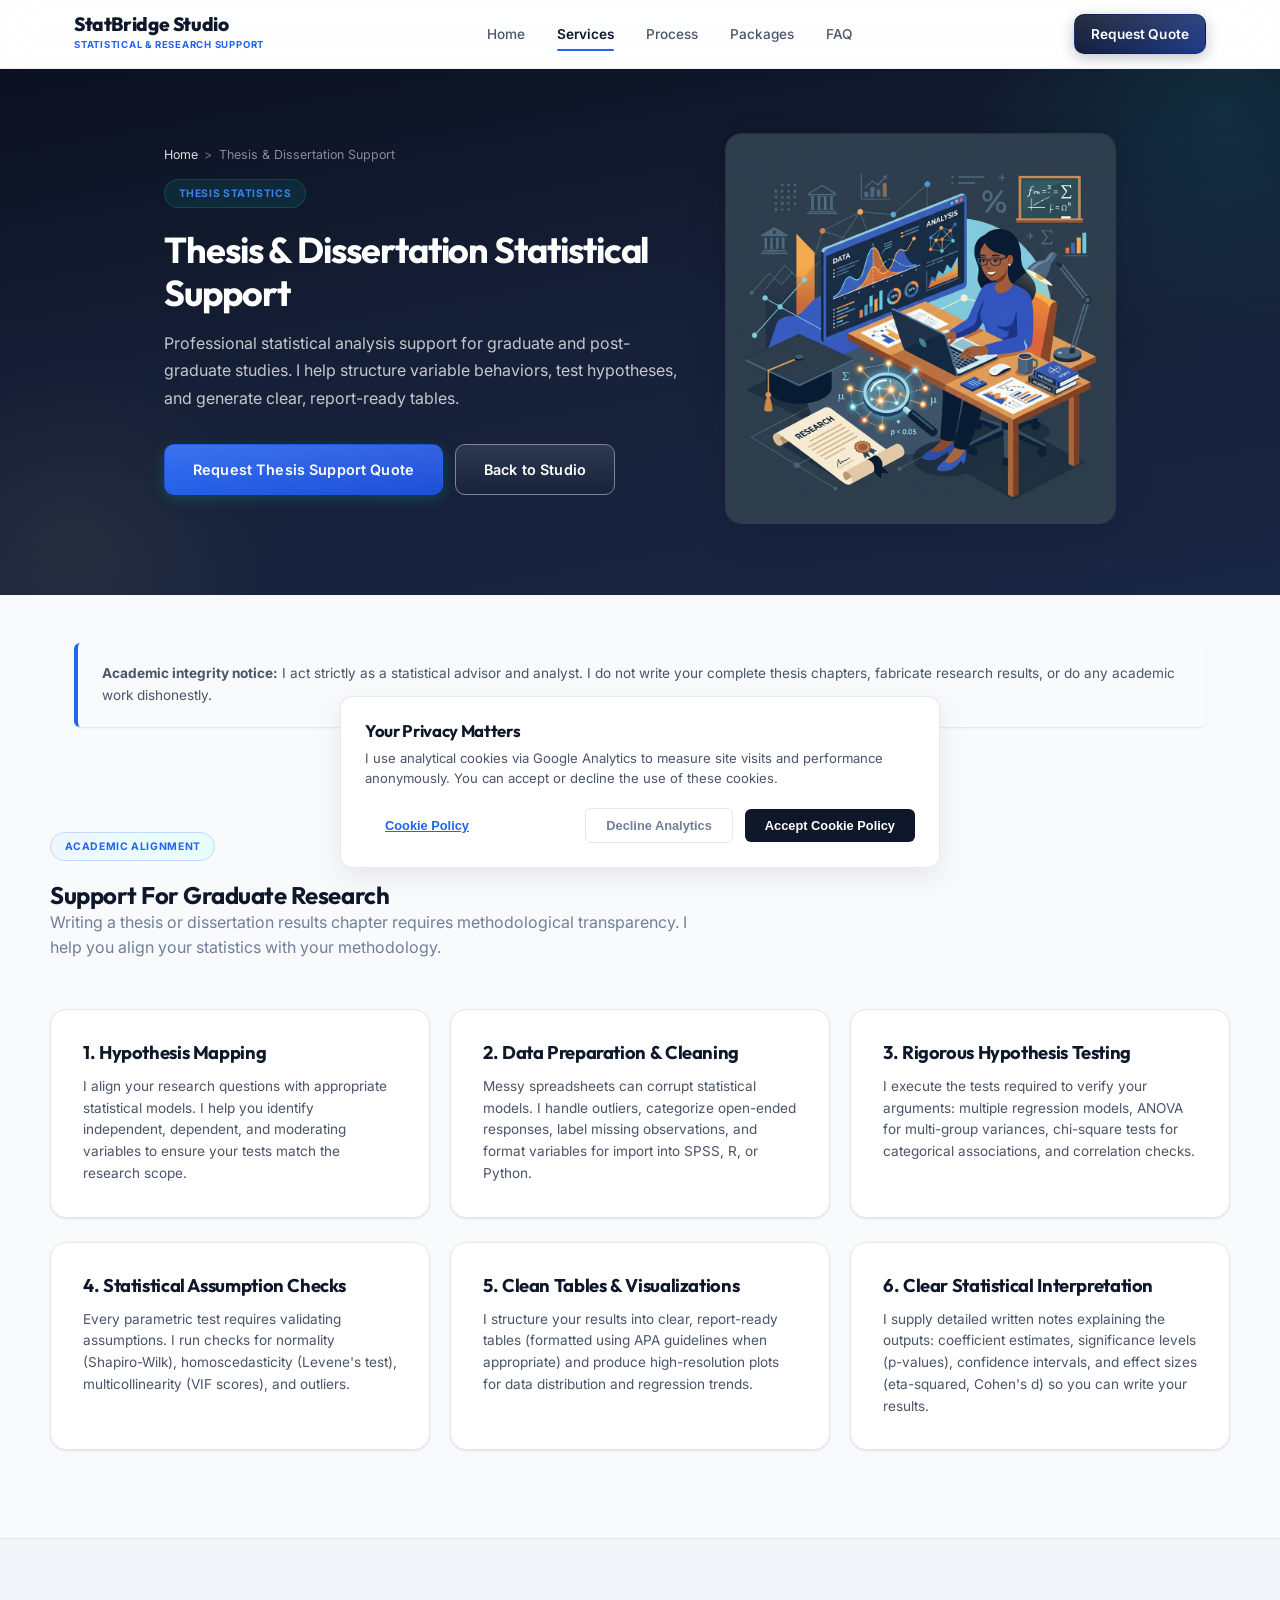
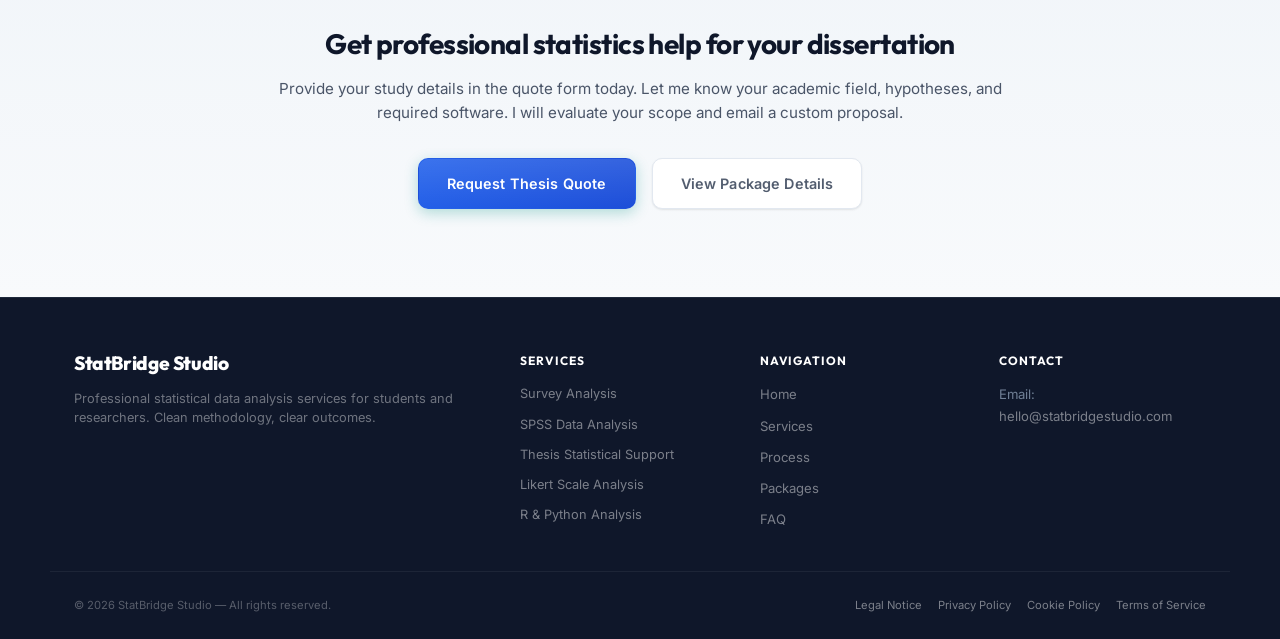
<file: thesis-statistical-analysis.html>
<!DOCTYPE html>
<html lang="en">
<head>
  <link rel="icon" type="image/svg+xml" href="./assets/favicon/favicon.svg">
  <link rel="icon" type="image/png" sizes="32x32" href="./assets/favicon/favicon-32x32.png">
  <link rel="icon" type="image/png" sizes="16x16" href="./assets/favicon/favicon-16x16.png">
  <link rel="apple-touch-icon" sizes="180x180" href="./assets/favicon/apple-touch-icon.png">
  <link rel="manifest" href="./assets/favicon/site.webmanifest">
  <meta name="theme-color" content="#002B66">
  <link rel="canonical" href="https://statbridgestudio.com/thesis-statistical-analysis.html">
  <meta charset="UTF-8">
  <meta name="viewport" content="width=device-width, initial-scale=1.0">
  
  <title>Thesis & Dissertation Statistical Analysis Help | Research Support</title>
  <meta name="description" content="Expert statistical analysis help for master's and doctoral theses. Data cleaning, hypothesis testing, results interpretation, and clear reports.">
  
  <link rel="stylesheet" href="./styles.css">
  <script src="./tracking.js" defer></script>
  
  <style>
    .brand-sub-eng {
      font-size: 0.6rem;
      text-transform: uppercase;
      font-weight: 700;
      letter-spacing: 0.08em;
      color: var(--clr-accent);
      margin-top: 0.2rem;
    }
    .focus-card {
      background: var(--clr-surface);
      border: 1px solid var(--clr-border);
      border-radius: var(--radius-lg);
      padding: 2rem;
      box-shadow: var(--shadow-sm);
    }
    .focus-card h3 {
      font-size: 1.15rem;
      margin-bottom: 0.75rem;
      color: var(--clr-primary);
    }
    .focus-card p {
      font-size: 0.85rem;
      color: var(--clr-text-muted);
      line-height: 1.6;
    }
  </style>

  <!-- Open Graph / Facebook -->
  <meta property="og:type" content="website">
  <meta property="og:url" content="https://statbridgestudio.com/thesis-statistical-analysis.html">
  <meta property="og:title" content="Thesis & Dissertation Statistical Analysis Help | Research Support">
  <meta property="og:description" content="Expert statistical analysis help for master's and doctoral theses. Data cleaning, hypothesis testing, results interpretation, and clear reports.">
  <meta property="og:image" content="https://statbridgestudio.com/assets/images/thesis-analysis-ill.png">
  <meta property="og:site_name" content="StatBridge Studio">

  <!-- Twitter -->
  <meta property="twitter:card" content="summary_large_image">
  <meta property="twitter:url" content="https://statbridgestudio.com/thesis-statistical-analysis.html">
  <meta property="twitter:title" content="Thesis & Dissertation Statistical Analysis Help | Research Support">
  <meta property="twitter:description" content="Expert statistical analysis help for master's and doctoral theses. Data cleaning, hypothesis testing, results interpretation, and clear reports.">
  <meta property="twitter:image" content="https://statbridgestudio.com/assets/images/thesis-analysis-ill.png">

  <!-- Structured Data (JSON-LD) -->
  <script type="application/ld+json">
  {
    "@context": "https://schema.org",
    "@graph": [
      {
        "@type": "WebPage",
        "@id": "https://statbridgestudio.com/thesis-statistical-analysis.html#webpage",
        "url": "https://statbridgestudio.com/thesis-statistical-analysis.html",
        "name": "Thesis & Dissertation Statistical Analysis Help | Research Support",
        "description": "Expert statistical analysis help for master's and doctoral theses. Data cleaning, hypothesis testing, results interpretation, and clear reports.",
        "breadcrumb": {
          "@id": "https://statbridgestudio.com/thesis-statistical-analysis.html#breadcrumb"
        }
      },
      {
        "@type": "BreadcrumbList",
        "@id": "https://statbridgestudio.com/thesis-statistical-analysis.html#breadcrumb",
        "itemListElement": [
          {
            "@type": "ListItem",
            "position": 1,
            "name": "Home",
            "item": "https://statbridgestudio.com/"
          },
          {
            "@type": "ListItem",
            "position": 2,
            "name": "Thesis & Dissertation Statistical Analysis Help"
          }
        ]
      },
      {
        "@type": "Service",
        "name": "Thesis & Dissertation Statistical Analysis Help",
        "provider": {
          "@type": "LocalBusiness",
          "name": "StatBridge Studio",
          "url": "https://statbridgestudio.com/"
        },
        "description": "Comprehensive statistical assistance for master's theses and doctoral dissertations, including variable coding, test selection, hypothesis verification, and results compiling.",
        "serviceType": "Statistical Consulting"
      }
    ]
  }
  </script>
</head>
<body>

  <!-- NAVBAR -->
  <header class="site-header">
    <div class="container navbar">
      <a href="index.html" class="brand">
        <span class="brand-name">StatBridge Studio</span>
        <span class="brand-sub-eng">Statistical & Research Support</span>
      </a>
      <nav class="nav-menu">
        <a href="index.html" class="nav-link">Home</a>
        <a href="index.html#services" class="nav-link active">Services</a>
        <a href="index.html#how-it-works" class="nav-link">Process</a>
        <a href="index.html#pricing" class="nav-link">Packages</a>
        <a href="index.html#faq" class="nav-link">FAQ</a>
      </nav>
      <div class="nav-cta">
        <a href="index.html#quote-form-section" class="btn btn-primary" style="padding: 0.5rem 1rem; font-size: 0.85rem;">
          Request Quote
        </a>
      </div>
      <button class="hamburger" id="hamburger" aria-label="Open menu">
        <svg fill="none" viewBox="0 0 24 24" stroke-width="1.5" stroke="currentColor">
          <path stroke-linecap="round" stroke-linejoin="round" d="M3.75 6.75h16.5M3.75 12h16.5m-16.5 5.25h16.5" />
        </svg>
      </button>
    </div>
    
    <!-- Mobile Menu -->
    <div class="nav-menu-mobile" id="mobile-menu">
      <a href="index.html" class="nav-link">Home</a>
      <a href="index.html#services" class="nav-link active">Services</a>
      <a href="index.html#how-it-works" class="nav-link">Process</a>
      <a href="index.html#pricing" class="nav-link">Packages</a>
      <a href="index.html#faq" class="nav-link">FAQ</a>
      <a href="index.html#quote-form-section" class="btn btn-primary" style="text-align: center; margin-top: 0.5rem;">
        Request Quote
      </a>
    </div>
  </header>

  <main>
    <!-- HERO -->
    <section class="hero" style="padding: 4rem 0;">
      <div class="container hero-content" style="max-width: 1000px; display: grid; grid-template-columns: 1fr; gap: 2rem; align-items: center; text-align: left;">
        <div>
          <nav class="breadcrumbs" aria-label="Breadcrumb" style="font-size: 0.78rem; color: rgba(255,255,255,0.65); margin-bottom: 0.75rem; display: flex; gap: 0.4rem; align-items: center;"><a href="index.html" style="color: rgba(255,255,255,0.85); text-decoration: none; transition: color 0.2s;">Home</a> <span style="color: rgba(255,255,255,0.4);">&gt;</span> <span style="color: rgba(255,255,255,0.5);">Thesis & Dissertation Support</span></nav>
          <span class="badge">Thesis Statistics</span>
          <h1 class="hero-title" style="font-size: 2.25rem; color: #fff; line-height: 1.2; margin-bottom: 1rem;">Thesis & Dissertation Statistical Support</h1>
          <p class="hero-desc" style="font-size: 1rem; color: rgba(255,255,255,0.75); margin-top: 1rem; margin-bottom: 2rem; max-width: none; text-align: left; margin-left: 0; margin-right: 0;">
            Professional statistical analysis support for graduate and post-graduate studies. I help structure variable behaviors, test hypotheses, and generate clear, report-ready tables.
          </p>
          <div class="hero-btns" style="justify-content: flex-start;">
            <a href="index.html#quote-form-section" class="btn btn-secondary">Request Thesis Support Quote</a>
            <a href="index.html" class="btn btn-outline-light">Back to Studio</a>
          </div>
        </div>
        <div class="hero-illustration-container" style="text-align: center;">
          <img src="./assets/images/thesis-analysis-ill.png" alt="Thesis Analysis Illustration" style="max-width: 100%; height: auto; border-radius: var(--radius-lg); box-shadow: var(--shadow-lg); border: 1px solid rgba(255,255,255,0.1);" width="1024" height="1024" decoding="async" fetchpriority="high">
        </div>
      </div>
    </section>

    <!-- ETHICS DISCLOSURE -->
    <section class="container" style="margin-top: 3rem; margin-bottom: 1rem;">
      <div style="background-color: #f8fafc; border-left: 4px solid var(--clr-accent); padding: 1.25rem 1.5rem; border-radius: var(--radius-sm); box-shadow: var(--shadow-sm);">
        <p style="font-size: 0.85rem; color: var(--clr-text-muted); margin: 0; line-height: 1.6;">
          <strong>Academic integrity notice:</strong> I act strictly as a statistical advisor and analyst. I do not write your complete thesis chapters, fabricate research results, or do any academic work dishonestly.
        </p>
      </div>
    </section>

    <!-- METHODOLOGY EXPLANATION -->
    <section class="section container reveal">
      <div class="section-header text-left">
        <span class="badge">Academic Alignment</span>
        <h2>Support For Graduate Research</h2>
        <p class="section-subtitle">Writing a thesis or dissertation results chapter requires methodological transparency. I help you align your statistics with your methodology.</p>
      </div>

      <div class="grid-3" style="margin-top: 2rem;">
        <div class="focus-card">
          <h3>1. Hypothesis Mapping</h3>
          <p>
            I align your research questions with appropriate statistical models. I help you identify independent, dependent, and moderating variables to ensure your tests match the research scope.
          </p>
        </div>

        <div class="focus-card">
          <h3>2. Data Preparation & Cleaning</h3>
          <p>
            Messy spreadsheets can corrupt statistical models. I handle outliers, categorize open-ended responses, label missing observations, and format variables for import into SPSS, R, or Python.
          </p>
        </div>

        <div class="focus-card">
          <h3>3. Rigorous Hypothesis Testing</h3>
          <p>
            I execute the tests required to verify your arguments: multiple regression models, ANOVA for multi-group variances, chi-square tests for categorical associations, and correlation checks.
          </p>
        </div>
      </div>

      <div class="grid-3" style="margin-top: 1.5rem;">
        <div class="focus-card">
          <h3>4. Statistical Assumption Checks</h3>
          <p>
            Every parametric test requires validating assumptions. I run checks for normality (Shapiro-Wilk), homoscedasticity (Levene's test), multicollinearity (VIF scores), and outliers.
          </p>
        </div>

        <div class="focus-card">
          <h3>5. Clean Tables & Visualizations</h3>
          <p>
            I structure your results into clear, report-ready tables (formatted using APA guidelines when appropriate) and produce high-resolution plots for data distribution and regression trends.
          </p>
        </div>

        <div class="focus-card">
          <h3>6. Clear Statistical Interpretation</h3>
          <p>
            I supply detailed written notes explaining the outputs: coefficient estimates, significance levels (p-values), confidence intervals, and effect sizes (eta-squared, Cohen's d) so you can write your results.
          </p>
        </div>
      </div>
    </section>

    <!-- INTERNAL LINK SECTION / CALL TO ACTION -->
    <section class="section section-alt reveal">
      <div class="container" style="max-width: 800px; text-align: center;">
        <h2 style="font-size: 1.75rem; color: var(--clr-primary); margin-bottom: 1rem;">Get professional statistics help for your dissertation</h2>
        <p style="font-size: 0.95rem; color: var(--clr-text-muted); line-height: 1.6; margin-bottom: 2rem;">
          Provide your study details in the quote form today. Let me know your academic field, hypotheses, and required software. I will evaluate your scope and email a custom proposal.
        </p>
        <div style="display: flex; gap: 1rem; justify-content: center; flex-wrap: wrap;">
          <a href="index.html#quote-form-section" class="btn btn-secondary">Request Thesis Quote</a>
          <a href="index.html#pricing" class="btn btn-outline">View Package Details</a>
        </div>
      </div>
    </section>
  </main>

  <!-- FOOTER -->
  <footer class="site-footer">
    <div class="container footer-grid">
      <div class="footer-brand">
        <a href="index.html" class="brand-name">StatBridge Studio</a>
        <p>Professional statistical data analysis services for students and researchers. Clean methodology, clear outcomes.</p>
      </div>
      <div>
        <h3 class="footer-col-title">Services</h3>
        <ul class="footer-list" style="font-size: 0.8rem; line-height: 1.6;">
          <li><a href="survey-data-analysis.html" class="footer-link">Survey Analysis</a></li>
          <li><a href="spss-data-analysis.html" class="footer-link">SPSS Data Analysis</a></li>
          <li><a href="thesis-statistical-analysis.html" class="footer-link">Thesis Statistical Support</a></li>
          <li><a href="likert-scale-analysis.html" class="footer-link">Likert Scale Analysis</a></li>
          <li><a href="r-python-statistical-analysis.html" class="footer-link">R & Python Analysis</a></li>
        </ul>
      </div>
      <div>
        <h3 class="footer-col-title">Navigation</h3>
        <ul class="footer-list">
          <li><a href="index.html" class="footer-link">Home</a></li>
          <li><a href="index.html#services" class="footer-link">Services</a></li>
          <li><a href="index.html#how-it-works" class="footer-link">Process</a></li>
          <li><a href="index.html#pricing" class="footer-link">Packages</a></li>
          <li><a href="index.html#faq" class="footer-link">FAQ</a></li>
        </ul>
      </div>
      <div>
        <h3 class="footer-col-title">Contact</h3>
        <ul class="footer-list">
          <li>Email: <a href="mailto:hello@statbridgestudio.com" class="footer-link">hello@statbridgestudio.com</a></li>
        </ul>
      </div>
    </div>
    <div class="container footer-bottom">
      <div>&copy; 2026 StatBridge Studio — All rights reserved.</div>
      <div class="footer-legal-links">
        <a href="legal-notice.html" class="footer-link">Legal Notice</a>
        <a href="privacy-policy.html" class="footer-link">Privacy Policy</a>
        <a href="cookie-policy.html" class="footer-link">Cookie Policy</a>
        <a href="terms-of-service.html" class="footer-link">Terms of Service</a>
      </div>
    </div>
  </footer>

  <script src="./script.js"></script>
</body>
</html>
</file>
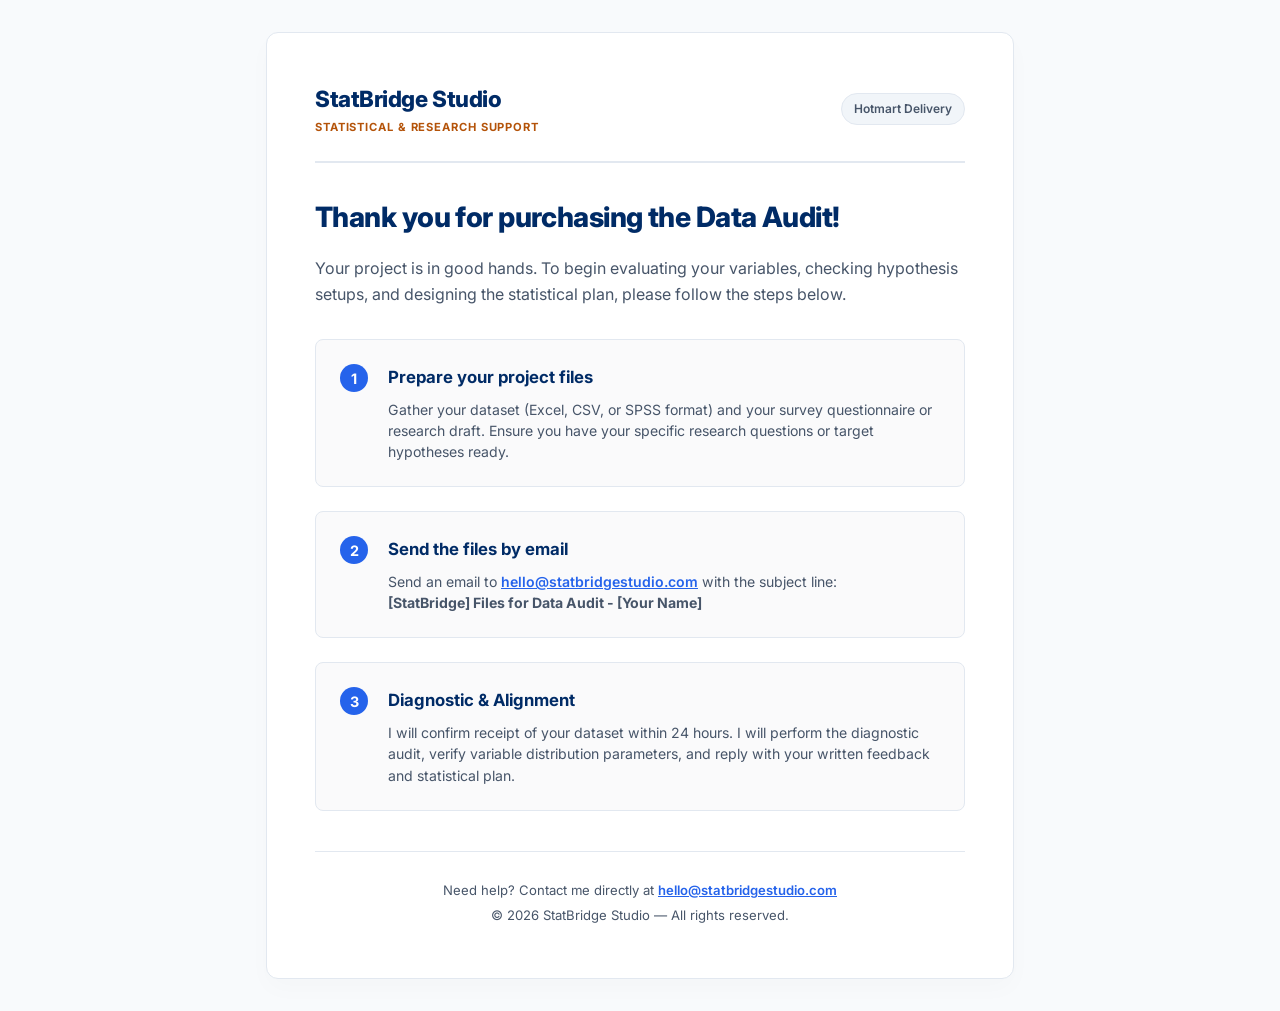
<file: hotmart-deliverables/welcome-data-audit.html>
<!DOCTYPE html>
<html lang="en">
<head>
  <meta charset="UTF-8">
  <meta name="viewport" content="width=device-width, initial-scale=1.0">
  <title>Welcome to Data Audit | StatBridge Studio</title>
  <style>
    @import url('https://fonts.googleapis.com/css2?family=Inter:wght@400;500;600;700;800&display=swap');
    
    :root {
      --clr-primary: #002B66;
      --clr-accent: #2563eb;
      --clr-gold: #b45309;
      --clr-text: #0f172a;
      --clr-text-light: #475569;
      --clr-bg: #f8fafc;
      --clr-surface: #ffffff;
      --clr-border: #e2e8f0;
      --radius-lg: 12px;
      --radius-md: 8px;
    }

    body {
      font-family: 'Inter', -apple-system, BlinkMacSystemFont, "Segoe UI", Roboto, sans-serif;
      background-color: var(--clr-bg);
      color: var(--clr-text);
      line-height: 1.6;
      margin: 0;
      padding: 2rem 1rem;
      display: flex;
      justify-content: center;
    }

    .page-container {
      width: 100%;
      max-width: 650px;
      background: var(--clr-surface);
      border: 1px solid var(--clr-border);
      border-radius: var(--radius-lg);
      padding: 3rem;
      box-shadow: 0 10px 25px rgba(0,0,0,0.02);
    }

    .header {
      border-bottom: 2px solid var(--clr-border);
      padding-bottom: 1.5rem;
      margin-bottom: 2rem;
      display: flex;
      justify-content: space-between;
      align-items: center;
    }

    .brand-title {
      font-size: 1.4rem;
      font-weight: 800;
      color: var(--clr-primary);
      text-decoration: none;
      letter-spacing: -0.02em;
    }

    .brand-subtitle {
      font-size: 0.7rem;
      text-transform: uppercase;
      font-weight: 700;
      letter-spacing: 0.08em;
      color: var(--clr-gold);
      margin-top: 0.15rem;
      display: block;
    }

    .badge {
      background-color: #f1f5f9;
      border: 1px solid var(--clr-border);
      color: var(--clr-text-light);
      padding: 0.35rem 0.75rem;
      font-size: 0.75rem;
      font-weight: 600;
      border-radius: 50px;
    }

    h1 {
      font-size: 1.75rem;
      font-weight: 800;
      color: var(--clr-primary);
      margin-top: 0;
      margin-bottom: 1rem;
      letter-spacing: -0.02em;
    }

    .intro-p {
      font-size: 1rem;
      color: var(--clr-text-light);
      margin-bottom: 2rem;
    }

    .steps-container {
      display: flex;
      flex-direction: column;
      gap: 1.5rem;
      margin-bottom: 2.5rem;
    }

    .step-card {
      background: #fafafb;
      border: 1px solid var(--clr-border);
      border-radius: var(--radius-md);
      padding: 1.5rem;
      display: flex;
      gap: 1.25rem;
      align-items: flex-start;
    }

    .step-num {
      background: var(--clr-accent);
      color: white;
      font-weight: 700;
      font-size: 0.9rem;
      width: 1.75rem;
      height: 1.75rem;
      border-radius: 50%;
      display: flex;
      align-items: center;
      justify-content: center;
      flex-shrink: 0;
    }

    .step-content h3 {
      margin: 0 0 0.5rem 0;
      font-size: 1.05rem;
      font-weight: 700;
      color: var(--clr-primary);
    }

    .step-content p {
      margin: 0;
      font-size: 0.88rem;
      color: var(--clr-text-light);
      line-height: 1.5;
    }

    .email-link {
      color: var(--clr-accent);
      font-weight: 600;
      text-decoration: underline;
    }

    .support-box {
      border-top: 1px solid var(--clr-border);
      padding-top: 1.5rem;
      margin-top: 2.5rem;
      text-align: center;
      font-size: 0.82rem;
      color: var(--clr-text-light);
    }

    .support-box p {
      margin: 0.25rem 0;
    }

    @media print {
      body {
        background: white;
        padding: 0;
      }
      .page-container {
        border: none;
        box-shadow: none;
        padding: 0;
      }
    }
  </style>
</head>
<body>

  <div class="page-container">
    <div class="header">
      <div>
        <div class="brand-title">StatBridge Studio</div>
        <span class="brand-subtitle">Statistical & Research Support</span>
      </div>
      <span class="badge">Hotmart Delivery</span>
    </div>

    <main>
      <h1>Thank you for purchasing the Data Audit!</h1>
      <p class="intro-p">
        Your project is in good hands. To begin evaluating your variables, checking hypothesis setups, and designing the statistical plan, please follow the steps below.
      </p>

      <div class="steps-container">
        <!-- Step 1 -->
        <div class="step-card">
          <div class="step-num">1</div>
          <div class="step-content">
            <h3>Prepare your project files</h3>
            <p>
              Gather your dataset (Excel, CSV, or SPSS format) and your survey questionnaire or research draft. Ensure you have your specific research questions or target hypotheses ready.
            </p>
          </div>
        </div>

        <!-- Step 2 -->
        <div class="step-card">
          <div class="step-num">2</div>
          <div class="step-content">
            <h3>Send the files by email</h3>
            <p>
              Send an email to <a href="mailto:hello@statbridgestudio.com" class="email-link">hello@statbridgestudio.com</a> with the subject line: <br>
              <strong>[StatBridge] Files for Data Audit - [Your Name]</strong>
            </p>
          </div>
        </div>

        <!-- Step 3 -->
        <div class="step-card">
          <div class="step-num">3</div>
          <div class="step-content">
            <h3>Diagnostic & Alignment</h3>
            <p>
              I will confirm receipt of your dataset within 24 hours. I will perform the diagnostic audit, verify variable distribution parameters, and reply with your written feedback and statistical plan.
            </p>
          </div>
        </div>
      </div>
    </main>

    <div class="support-box">
      <p>Need help? Contact me directly at <a href="mailto:hello@statbridgestudio.com" class="email-link">hello@statbridgestudio.com</a></p>
      <p>&copy; 2026 StatBridge Studio — All rights reserved.</p>
    </div>
  </div>

</body>
</html>
</file>
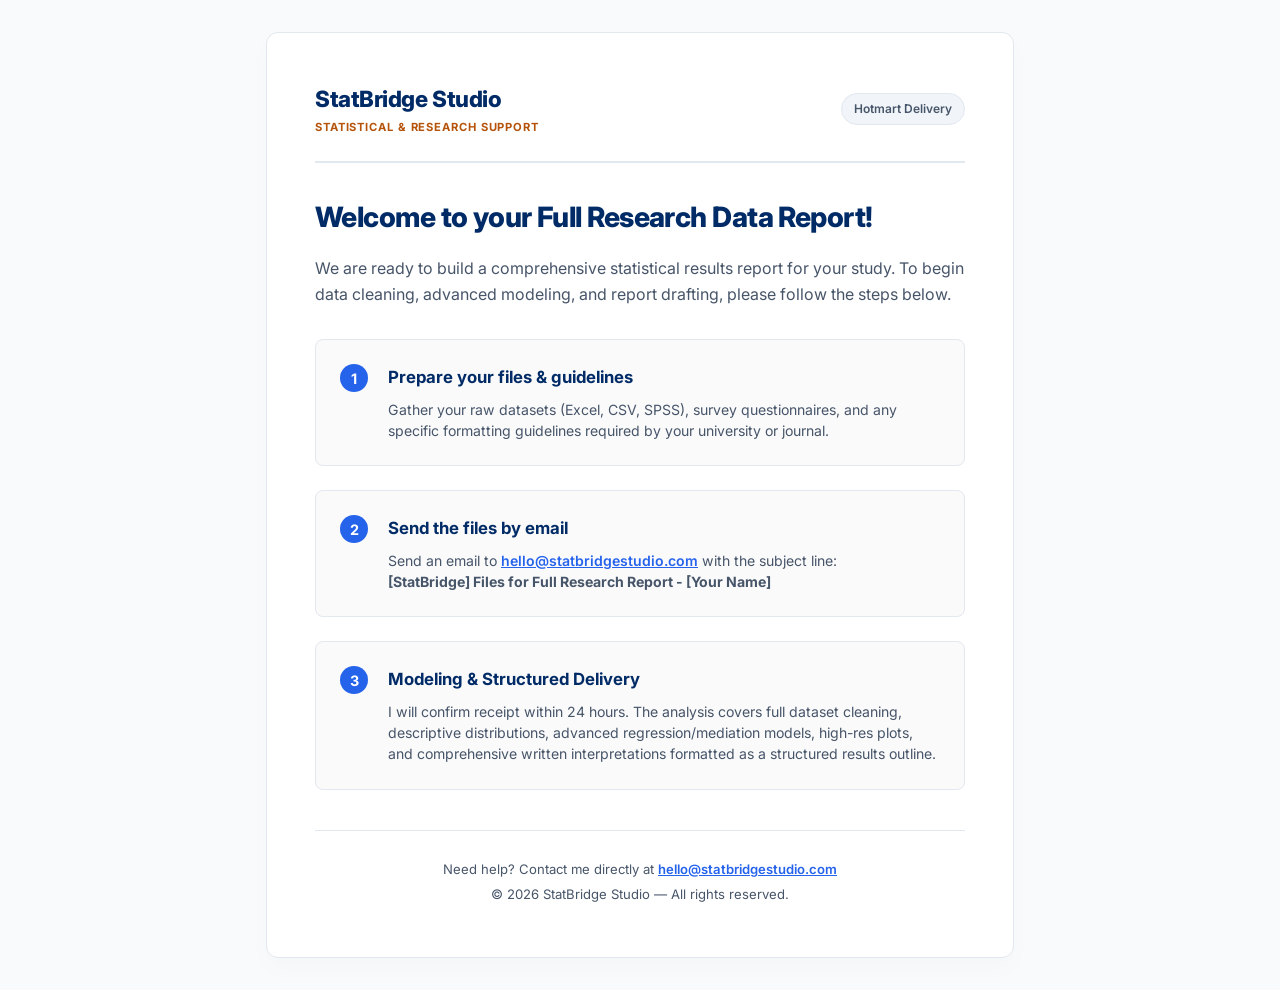
<file: hotmart-deliverables/welcome-full-research-report.html>
<!DOCTYPE html>
<html lang="en">
<head>
  <meta charset="UTF-8">
  <meta name="viewport" content="width=device-width, initial-scale=1.0">
  <title>Welcome to Full Research Data Report | StatBridge Studio</title>
  <style>
    @import url('https://fonts.googleapis.com/css2?family=Inter:wght@400;500;600;700;800&display=swap');
    
    :root {
      --clr-primary: #002B66;
      --clr-accent: #2563eb;
      --clr-gold: #b45309;
      --clr-text: #0f172a;
      --clr-text-light: #475569;
      --clr-bg: #f8fafc;
      --clr-surface: #ffffff;
      --clr-border: #e2e8f0;
      --radius-lg: 12px;
      --radius-md: 8px;
    }

    body {
      font-family: 'Inter', -apple-system, BlinkMacSystemFont, "Segoe UI", Roboto, sans-serif;
      background-color: var(--clr-bg);
      color: var(--clr-text);
      line-height: 1.6;
      margin: 0;
      padding: 2rem 1rem;
      display: flex;
      justify-content: center;
    }

    .page-container {
      width: 100%;
      max-width: 650px;
      background: var(--clr-surface);
      border: 1px solid var(--clr-border);
      border-radius: var(--radius-lg);
      padding: 3rem;
      box-shadow: 0 10px 25px rgba(0,0,0,0.02);
    }

    .header {
      border-bottom: 2px solid var(--clr-border);
      padding-bottom: 1.5rem;
      margin-bottom: 2rem;
      display: flex;
      justify-content: space-between;
      align-items: center;
    }

    .brand-title {
      font-size: 1.4rem;
      font-weight: 800;
      color: var(--clr-primary);
      text-decoration: none;
      letter-spacing: -0.02em;
    }

    .brand-subtitle {
      font-size: 0.7rem;
      text-transform: uppercase;
      font-weight: 700;
      letter-spacing: 0.08em;
      color: var(--clr-gold);
      margin-top: 0.15rem;
      display: block;
    }

    .badge {
      background-color: #f1f5f9;
      border: 1px solid var(--clr-border);
      color: var(--clr-text-light);
      padding: 0.35rem 0.75rem;
      font-size: 0.75rem;
      font-weight: 600;
      border-radius: 50px;
    }

    h1 {
      font-size: 1.75rem;
      font-weight: 800;
      color: var(--clr-primary);
      margin-top: 0;
      margin-bottom: 1rem;
      letter-spacing: -0.02em;
    }

    .intro-p {
      font-size: 1rem;
      color: var(--clr-text-light);
      margin-bottom: 2rem;
    }

    .steps-container {
      display: flex;
      flex-direction: column;
      gap: 1.5rem;
      margin-bottom: 2.5rem;
    }

    .step-card {
      background: #fafafb;
      border: 1px solid var(--clr-border);
      border-radius: var(--radius-md);
      padding: 1.5rem;
      display: flex;
      gap: 1.25rem;
      align-items: flex-start;
    }

    .step-num {
      background: var(--clr-accent);
      color: white;
      font-weight: 700;
      font-size: 0.9rem;
      width: 1.75rem;
      height: 1.75rem;
      border-radius: 50%;
      display: flex;
      align-items: center;
      justify-content: center;
      flex-shrink: 0;
    }

    .step-content h3 {
      margin: 0 0 0.5rem 0;
      font-size: 1.05rem;
      font-weight: 700;
      color: var(--clr-primary);
    }

    .step-content p {
      margin: 0;
      font-size: 0.88rem;
      color: var(--clr-text-light);
      line-height: 1.5;
    }

    .email-link {
      color: var(--clr-accent);
      font-weight: 600;
      text-decoration: underline;
    }

    .support-box {
      border-top: 1px solid var(--clr-border);
      padding-top: 1.5rem;
      margin-top: 2.5rem;
      text-align: center;
      font-size: 0.82rem;
      color: var(--clr-text-light);
    }

    .support-box p {
      margin: 0.25rem 0;
    }

    @media print {
      body {
        background: white;
        padding: 0;
      }
      .page-container {
        border: none;
        box-shadow: none;
        padding: 0;
      }
    }
  </style>
</head>
<body>

  <div class="page-container">
    <div class="header">
      <div>
        <div class="brand-title">StatBridge Studio</div>
        <span class="brand-subtitle">Statistical & Research Support</span>
      </div>
      <span class="badge">Hotmart Delivery</span>
    </div>

    <main>
      <h1>Welcome to your Full Research Data Report!</h1>
      <p class="intro-p">
        We are ready to build a comprehensive statistical results report for your study. To begin data cleaning, advanced modeling, and report drafting, please follow the steps below.
      </p>

      <div class="steps-container">
        <!-- Step 1 -->
        <div class="step-card">
          <div class="step-num">1</div>
          <div class="step-content">
            <h3>Prepare your files & guidelines</h3>
            <p>
              Gather your raw datasets (Excel, CSV, SPSS), survey questionnaires, and any specific formatting guidelines required by your university or journal.
            </p>
          </div>
        </div>

        <!-- Step 2 -->
        <div class="step-card">
          <div class="step-num">2</div>
          <div class="step-content">
            <h3>Send the files by email</h3>
            <p>
              Send an email to <a href="mailto:hello@statbridgestudio.com" class="email-link">hello@statbridgestudio.com</a> with the subject line: <br>
              <strong>[StatBridge] Files for Full Research Report - [Your Name]</strong>
            </p>
          </div>
        </div>

        <!-- Step 3 -->
        <div class="step-card">
          <div class="step-num">3</div>
          <div class="step-content">
            <h3>Modeling & Structured Delivery</h3>
            <p>
              I will confirm receipt within 24 hours. The analysis covers full dataset cleaning, descriptive distributions, advanced regression/mediation models, high-res plots, and comprehensive written interpretations formatted as a structured results outline.
            </p>
          </div>
        </div>
      </div>
    </main>

    <div class="support-box">
      <p>Need help? Contact me directly at <a href="mailto:hello@statbridgestudio.com" class="email-link">hello@statbridgestudio.com</a></p>
      <p>&copy; 2026 StatBridge Studio — All rights reserved.</p>
    </div>
  </div>

</body>
</html>
</file>
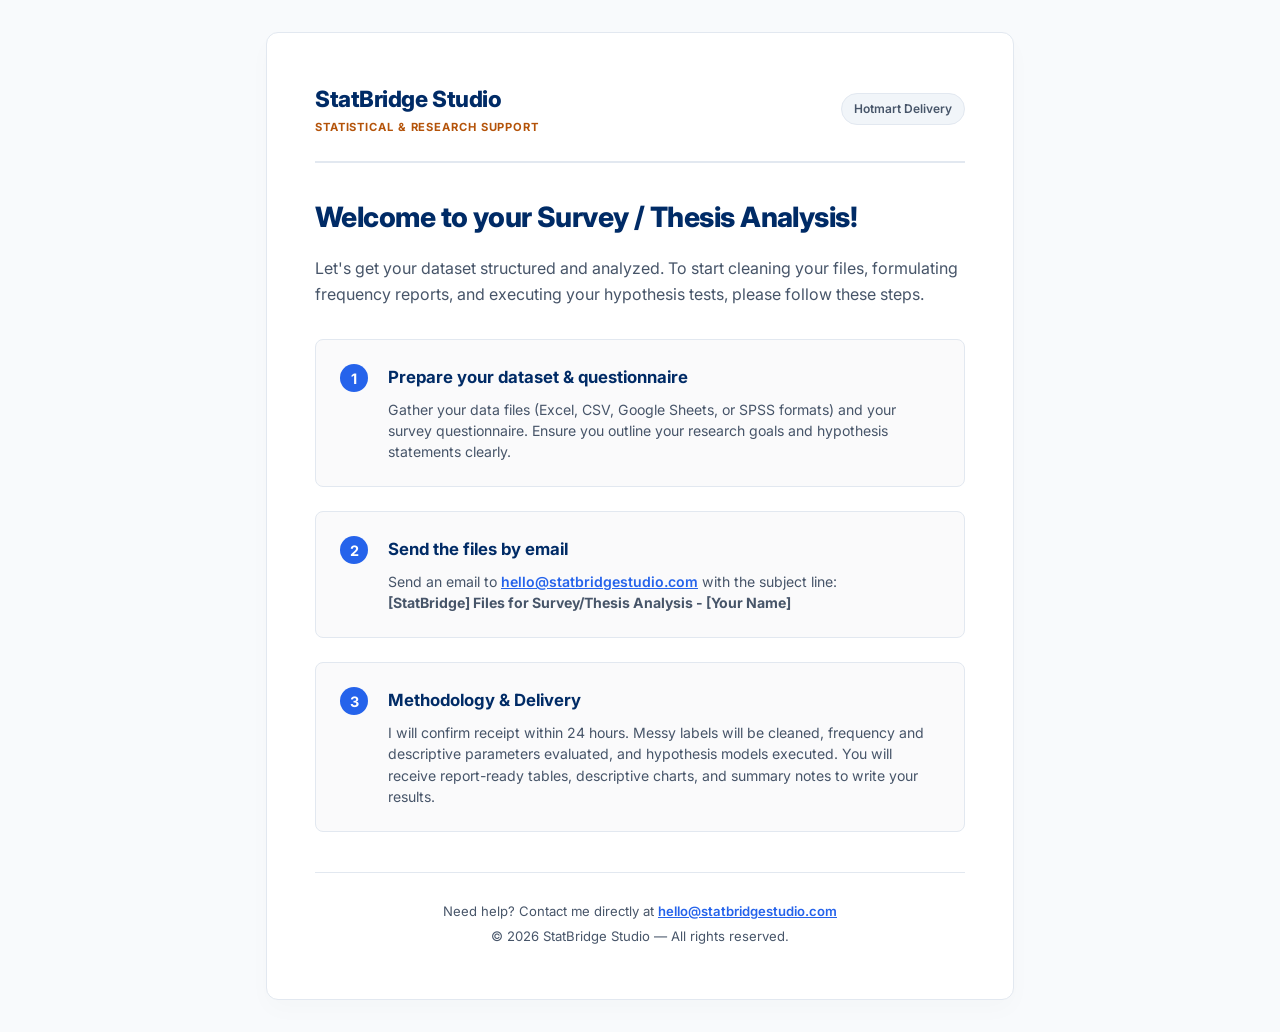
<file: hotmart-deliverables/welcome-survey-thesis-analysis.html>
<!DOCTYPE html>
<html lang="en">
<head>
  <meta charset="UTF-8">
  <meta name="viewport" content="width=device-width, initial-scale=1.0">
  <title>Welcome to Survey / Thesis Analysis | StatBridge Studio</title>
  <style>
    @import url('https://fonts.googleapis.com/css2?family=Inter:wght@400;500;600;700;800&display=swap');
    
    :root {
      --clr-primary: #002B66;
      --clr-accent: #2563eb;
      --clr-gold: #b45309;
      --clr-text: #0f172a;
      --clr-text-light: #475569;
      --clr-bg: #f8fafc;
      --clr-surface: #ffffff;
      --clr-border: #e2e8f0;
      --radius-lg: 12px;
      --radius-md: 8px;
    }

    body {
      font-family: 'Inter', -apple-system, BlinkMacSystemFont, "Segoe UI", Roboto, sans-serif;
      background-color: var(--clr-bg);
      color: var(--clr-text);
      line-height: 1.6;
      margin: 0;
      padding: 2rem 1rem;
      display: flex;
      justify-content: center;
    }

    .page-container {
      width: 100%;
      max-width: 650px;
      background: var(--clr-surface);
      border: 1px solid var(--clr-border);
      border-radius: var(--radius-lg);
      padding: 3rem;
      box-shadow: 0 10px 25px rgba(0,0,0,0.02);
    }

    .header {
      border-bottom: 2px solid var(--clr-border);
      padding-bottom: 1.5rem;
      margin-bottom: 2rem;
      display: flex;
      justify-content: space-between;
      align-items: center;
    }

    .brand-title {
      font-size: 1.4rem;
      font-weight: 800;
      color: var(--clr-primary);
      text-decoration: none;
      letter-spacing: -0.02em;
    }

    .brand-subtitle {
      font-size: 0.7rem;
      text-transform: uppercase;
      font-weight: 700;
      letter-spacing: 0.08em;
      color: var(--clr-gold);
      margin-top: 0.15rem;
      display: block;
    }

    .badge {
      background-color: #f1f5f9;
      border: 1px solid var(--clr-border);
      color: var(--clr-text-light);
      padding: 0.35rem 0.75rem;
      font-size: 0.75rem;
      font-weight: 600;
      border-radius: 50px;
    }

    h1 {
      font-size: 1.75rem;
      font-weight: 800;
      color: var(--clr-primary);
      margin-top: 0;
      margin-bottom: 1rem;
      letter-spacing: -0.02em;
    }

    .intro-p {
      font-size: 1rem;
      color: var(--clr-text-light);
      margin-bottom: 2rem;
    }

    .steps-container {
      display: flex;
      flex-direction: column;
      gap: 1.5rem;
      margin-bottom: 2.5rem;
    }

    .step-card {
      background: #fafafb;
      border: 1px solid var(--clr-border);
      border-radius: var(--radius-md);
      padding: 1.5rem;
      display: flex;
      gap: 1.25rem;
      align-items: flex-start;
    }

    .step-num {
      background: var(--clr-accent);
      color: white;
      font-weight: 700;
      font-size: 0.9rem;
      width: 1.75rem;
      height: 1.75rem;
      border-radius: 50%;
      display: flex;
      align-items: center;
      justify-content: center;
      flex-shrink: 0;
    }

    .step-content h3 {
      margin: 0 0 0.5rem 0;
      font-size: 1.05rem;
      font-weight: 700;
      color: var(--clr-primary);
    }

    .step-content p {
      margin: 0;
      font-size: 0.88rem;
      color: var(--clr-text-light);
      line-height: 1.5;
    }

    .email-link {
      color: var(--clr-accent);
      font-weight: 600;
      text-decoration: underline;
    }

    .support-box {
      border-top: 1px solid var(--clr-border);
      padding-top: 1.5rem;
      margin-top: 2.5rem;
      text-align: center;
      font-size: 0.82rem;
      color: var(--clr-text-light);
    }

    .support-box p {
      margin: 0.25rem 0;
    }

    @media print {
      body {
        background: white;
        padding: 0;
      }
      .page-container {
        border: none;
        box-shadow: none;
        padding: 0;
      }
    }
  </style>
</head>
<body>

  <div class="page-container">
    <div class="header">
      <div>
        <div class="brand-title">StatBridge Studio</div>
        <span class="brand-subtitle">Statistical & Research Support</span>
      </div>
      <span class="badge">Hotmart Delivery</span>
    </div>

    <main>
      <h1>Welcome to your Survey / Thesis Analysis!</h1>
      <p class="intro-p">
        Let's get your dataset structured and analyzed. To start cleaning your files, formulating frequency reports, and executing your hypothesis tests, please follow these steps.
      </p>

      <div class="steps-container">
        <!-- Step 1 -->
        <div class="step-card">
          <div class="step-num">1</div>
          <div class="step-content">
            <h3>Prepare your dataset & questionnaire</h3>
            <p>
              Gather your data files (Excel, CSV, Google Sheets, or SPSS formats) and your survey questionnaire. Ensure you outline your research goals and hypothesis statements clearly.
            </p>
          </div>
        </div>

        <!-- Step 2 -->
        <div class="step-card">
          <div class="step-num">2</div>
          <div class="step-content">
            <h3>Send the files by email</h3>
            <p>
              Send an email to <a href="mailto:hello@statbridgestudio.com" class="email-link">hello@statbridgestudio.com</a> with the subject line: <br>
              <strong>[StatBridge] Files for Survey/Thesis Analysis - [Your Name]</strong>
            </p>
          </div>
        </div>

        <!-- Step 3 -->
        <div class="step-card">
          <div class="step-num">3</div>
          <div class="step-content">
            <h3>Methodology & Delivery</h3>
            <p>
              I will confirm receipt within 24 hours. Messy labels will be cleaned, frequency and descriptive parameters evaluated, and hypothesis models executed. You will receive report-ready tables, descriptive charts, and summary notes to write your results.
            </p>
          </div>
        </div>
      </div>
    </main>

    <div class="support-box">
      <p>Need help? Contact me directly at <a href="mailto:hello@statbridgestudio.com" class="email-link">hello@statbridgestudio.com</a></p>
      <p>&copy; 2026 StatBridge Studio — All rights reserved.</p>
    </div>
  </div>

</body>
</html>
</file>
<file: styles.css>
/* 
   ==========================================================================
   ESTILOS GLOBALES - WEB DE CLASES DE MATEMÁTICAS - TUTORMATE PRO
   Estilo visual: Premium, académico, limpio, responsive, mobile-first
   ========================================================================== */

@import url('https://fonts.googleapis.com/css2?family=Inter:wght@400;500;600;700&family=Outfit:wght@500;600;700;800&display=swap');

/* ─── Variables CSS ─── */
:root {
  --font-title: 'Outfit', -apple-system, BlinkMacSystemFont, "Segoe UI", Roboto, sans-serif;
  --font-body: 'Inter', -apple-system, BlinkMacSystemFont, "Segoe UI", Roboto, sans-serif;

  /* Paleta Premium */
  --clr-bg: #f8fafc;
  --clr-surface: #ffffff;
  --clr-surface-alt: #f1f5f9;

  --clr-primary: #0f172a;
  --clr-primary-light: #1e3a8a;
  --clr-primary-muted: #475569;

  --clr-accent: #2563eb;
  --clr-accent-hover: #1d4ed8;
  --clr-accent-light: #3b82f6;
  --clr-accent-bg: #eff6ff;
  --clr-accent-border: #bfdbfe;

  --clr-gold: #b45309;
  --clr-gold-light: #fef3c7;

  --clr-rose-bg: #fff5f5;
  --clr-rose-border: #fed7d7;
  --clr-rose-text: #c53030;

  --clr-border: #e2e8f0;
  --clr-text-main: #1a202c;
  --clr-text-muted: #4a5568;
  --clr-text-light: #718096;

  --shadow-sm: 0 1px 3px rgba(0,0,0,0.04), 0 1px 2px rgba(0,0,0,0.06);
  --shadow-md: 0 4px 14px rgba(0,0,0,0.06), 0 2px 6px rgba(0,0,0,0.04);
  --shadow-lg: 0 12px 40px rgba(0,0,0,0.08), 0 4px 12px rgba(0,0,0,0.04);
  --shadow-xl: 0 20px 60px rgba(0,0,0,0.1), 0 8px 24px rgba(0,0,0,0.06);
  --shadow-glow: 0 0 30px rgba(37, 99, 235, 0.15);

  --radius-sm: 0.375rem;
  --radius-md: 0.625rem;
  --radius-lg: 1rem;
  --radius-xl: 1.25rem;
  --radius-full: 9999px;

  --transition-fast: all 0.15s ease;
  --transition: all 0.25s cubic-bezier(0.4, 0, 0.2, 1);
  --transition-slow: all 0.4s cubic-bezier(0.4, 0, 0.2, 1);
}

/* ─── Reset ─── */
*, *::before, *::after { box-sizing: border-box; margin: 0; padding: 0; }
html { scroll-behavior: smooth; height: 100%; }

body {
  font-family: var(--font-body);
  background-color: var(--clr-bg);
  color: var(--clr-text-main);
  line-height: 1.65;
  min-height: 100%;
  display: flex;
  flex-direction: column;
  -webkit-font-smoothing: antialiased;
  -moz-osx-font-smoothing: grayscale;
}

/* ─── Tipografía ─── */
h1, h2, h3, h4 {
  font-family: var(--font-title);
  color: var(--clr-primary);
  font-weight: 700;
  line-height: 1.2;
  letter-spacing: -0.02em;
}

p { color: var(--clr-text-muted); }
a { color: inherit; text-decoration: none; transition: var(--transition); }

/* ─── Layout ─── */
.container { width: 100%; max-width: 1180px; margin: 0 auto; padding: 0 1.5rem; }
main { flex-grow: 1; }

.section { padding: 5rem 0; }

.section-alt {
  background: linear-gradient(180deg, var(--clr-surface-alt) 0%, var(--clr-bg) 100%);
  border-top: 1px solid var(--clr-border);
}

/* ─── Botones ─── */
.btn {
  display: inline-flex;
  align-items: center;
  justify-content: center;
  font-family: var(--font-body);
  font-weight: 600;
  padding: 0.8rem 1.75rem;
  border-radius: var(--radius-md);
  border: 1px solid transparent;
  cursor: pointer;
  font-size: 0.9rem;
  transition: var(--transition);
  position: relative;
  overflow: hidden;
  letter-spacing: 0.01em;
}

.btn::after {
  content: '';
  position: absolute;
  inset: 0;
  background: linear-gradient(to bottom, rgba(255,255,255,0.1), transparent);
  pointer-events: none;
}

.btn:active { transform: scale(0.97); }
.btn:hover { transform: translateY(-1px); }

.btn-primary {
  background: linear-gradient(135deg, var(--clr-primary) 0%, var(--clr-primary-light) 100%);
  color: #ffffff;
  box-shadow: 0 4px 14px rgba(11,17,32,0.25);
}
.btn-primary:hover { box-shadow: 0 6px 20px rgba(11,17,32,0.35); }

.btn-secondary {
  background: linear-gradient(135deg, var(--clr-accent) 0%, var(--clr-accent-hover) 100%);
  color: #ffffff;
  box-shadow: 0 4px 14px rgba(13,148,136,0.3);
}
.btn-secondary:hover { box-shadow: 0 6px 20px rgba(13,148,136,0.4); }

.btn-outline {
  background-color: var(--clr-surface);
  border: 1.5px solid var(--clr-border);
  color: var(--clr-text-muted);
  box-shadow: var(--shadow-sm);
}
.btn-outline:hover {
  border-color: var(--clr-accent);
  color: var(--clr-accent);
  box-shadow: var(--shadow-md);
}

.btn-outline-light {
  background-color: transparent;
  border: 1.5px solid rgba(255, 255, 255, 0.45);
  color: #ffffff;
  box-shadow: none;
}
.btn-outline-light:hover {
  background-color: rgba(255, 255, 255, 0.08);
  border-color: #ffffff;
  color: #ffffff;
  box-shadow: 0 4px 12px rgba(255, 255, 255, 0.1);
}

.btn-wsp-outline {
  background: transparent;
  border: 1.5px solid rgba(255,255,255,0.25);
  color: #ffffff;
}
.btn-wsp-outline:hover { background: rgba(255,255,255,0.08); }

.btn svg { margin-right: 0.5rem; }

/* ─── Header & Navbar ─── */
.site-header {
  position: sticky;
  top: 0;
  z-index: 100;
  background: rgba(255,255,255,0.82);
  backdrop-filter: blur(16px) saturate(180%);
  -webkit-backdrop-filter: blur(16px) saturate(180%);
  border-bottom: 1px solid rgba(226,232,240,0.6);
  transition: var(--transition);
}

.navbar {
  display: flex;
  height: 4.25rem;
  align-items: center;
  justify-content: space-between;
}

.brand { display: flex; flex-direction: column; text-decoration: none; }

.brand-name {
  font-family: var(--font-title);
  font-size: 1.2rem;
  font-weight: 800;
  color: var(--clr-primary);
  line-height: 1;
  letter-spacing: -0.02em;
}

.brand-sub {
  font-size: 0.6rem;
  text-transform: uppercase;
  font-weight: 700;
  letter-spacing: 0.08em;
  color: var(--clr-accent);
  margin-top: 0.2rem;
}

.nav-menu { display: none; list-style: none; gap: 2rem; align-items: center; }

.nav-link {
  font-size: 0.85rem;
  font-weight: 500;
  color: var(--clr-text-muted);
  position: relative;
  padding: 0.25rem 0;
}

.nav-link::after {
  content: '';
  position: absolute;
  bottom: -2px;
  left: 0;
  width: 0%;
  height: 2px;
  background: var(--clr-accent);
  border-radius: 1px;
  transition: var(--transition);
}

.nav-link:hover::after,
.nav-link.active::after { width: 100%; }
.nav-link:hover { color: var(--clr-primary); }
.nav-link.active { color: var(--clr-primary); font-weight: 600; }

.nav-cta { display: none; }

.hamburger {
  display: block;
  background: none;
  border: none;
  cursor: pointer;
  padding: 0.5rem;
  color: var(--clr-primary);
}
.hamburger svg { width: 1.5rem; height: 1.5rem; }

/* Mobile Menu */
.nav-menu-mobile {
  display: none;
  list-style: none;
  background: var(--clr-surface);
  border-bottom: 1px solid var(--clr-border);
  padding: 1rem 1.5rem 1.5rem;
  box-shadow: var(--shadow-md);
}

.nav-menu-mobile.open {
  display: flex;
  flex-direction: column;
  gap: 0.75rem;
  animation: slideDown 0.3s ease-out;
}

@keyframes slideDown {
  from { opacity: 0; transform: translateY(-8px); }
  to { opacity: 1; transform: translateY(0); }
}

.nav-menu-mobile .nav-link {
  display: block;
  padding: 0.6rem 0;
  font-size: 1rem;
  border-bottom: 1px solid var(--clr-surface-alt);
}

/* ─── Section Header ─── */
.section-header {
  max-width: 640px;
  margin: 0 auto 3rem auto;
  text-align: center;
}

.section-header.text-left { text-align: left; margin-left: 0; }

.badge {
  display: inline-flex;
  align-items: center;
  gap: 0.35rem;
  padding: 0.3rem 0.85rem;
  font-size: 0.65rem;
  font-weight: 700;
  letter-spacing: 0.06em;
  text-transform: uppercase;
  color: var(--clr-accent);
  background: linear-gradient(135deg, var(--clr-accent-bg) 0%, #e6fffa 100%);
  border: 1px solid var(--clr-accent-border);
  border-radius: var(--radius-full);
  margin-bottom: 1.25rem;
}

.section-title {
  font-size: 2rem;
  color: var(--clr-primary);
  margin-bottom: 0.75rem;
}

.section-subtitle {
  font-size: 1rem;
  color: var(--clr-text-light);
  line-height: 1.6;
}

/* ─── Hero Section ─── */
.hero {
  padding: 5rem 0 4rem;
  background: linear-gradient(170deg, #0b1120 0%, #162038 50%, #1a2744 100%);
  position: relative;
  overflow: hidden;
  text-align: center;
}

/* Decorative floating shapes */
.hero::before {
  content: '';
  position: absolute;
  top: -40%;
  right: -15%;
  width: 500px;
  height: 500px;
  background: radial-gradient(circle, rgba(13,148,136,0.15) 0%, transparent 70%);
  border-radius: 50%;
  animation: floatSlow 12s ease-in-out infinite;
}

.hero::after {
  content: '';
  position: absolute;
  bottom: -30%;
  left: -10%;
  width: 400px;
  height: 400px;
  background: radial-gradient(circle, rgba(201,168,76,0.08) 0%, transparent 70%);
  border-radius: 50%;
  animation: floatSlow 15s ease-in-out infinite reverse;
}

@keyframes floatSlow {
  0%, 100% { transform: translate(0, 0) scale(1); }
  50% { transform: translate(20px, -30px) scale(1.05); }
}

.hero-content {
  max-width: 720px;
  margin: 0 auto;
  position: relative;
  z-index: 2;
}

.hero .badge {
  background: rgba(13,148,136,0.15);
  border-color: rgba(13,148,136,0.3);
  color: var(--clr-accent-light);
}

.hero-title {
  font-size: 2.5rem;
  line-height: 1.1;
  margin-bottom: 1.25rem;
  color: #ffffff;
  letter-spacing: -0.03em;
}

.hero-title em {
  font-style: normal;
  background: linear-gradient(135deg, var(--clr-accent-light), var(--clr-gold));
  -webkit-background-clip: text;
  -webkit-text-fill-color: transparent;
  background-clip: text;
}

.hero-desc {
  font-size: 1.05rem;
  color: rgba(255,255,255,0.65);
  margin-bottom: 2rem;
  line-height: 1.7;
}

.hero-btns {
  display: flex;
  flex-direction: column;
  gap: 0.75rem;
  justify-content: center;
  margin-bottom: 1.5rem;
}

.hero-microcopy {
  font-size: 0.75rem;
  color: rgba(255,255,255,0.35);
  font-weight: 500;
  letter-spacing: 0.02em;
}

/* Stat pills in hero */
.hero-stats {
  display: flex;
  flex-wrap: wrap;
  justify-content: center;
  gap: 1.5rem;
  margin-top: 2.5rem;
  padding-top: 2rem;
  border-top: 1px solid rgba(255,255,255,0.08);
}

.hero-stat {
  text-align: center;
}

.hero-stat-number {
  display: block;
  font-family: var(--font-title);
  font-size: 1.5rem;
  font-weight: 800;
  color: var(--clr-accent-light);
  letter-spacing: -0.02em;
}

.hero-stat-label {
  font-size: 0.65rem;
  color: rgba(255,255,255,0.4);
  text-transform: uppercase;
  letter-spacing: 0.06em;
  font-weight: 600;
}

/* ─── Grid de Servicios y Tarjetas ─── */
.grid-3 {
  display: grid;
  grid-template-columns: 1fr;
  gap: 1.25rem;
}

.card {
  background: var(--clr-surface);
  border: 1px solid var(--clr-border);
  border-radius: var(--radius-lg);
  padding: 2rem;
  display: flex;
  flex-direction: column;
  transition: var(--transition);
  box-shadow: var(--shadow-sm);
  position: relative;
}

.card::before {
  content: '';
  position: absolute;
  top: 0;
  left: 1.5rem;
  right: 1.5rem;
  height: 3px;
  background: linear-gradient(90deg, var(--clr-accent), var(--clr-accent-light));
  border-radius: 0 0 3px 3px;
  opacity: 0;
  transition: var(--transition);
}

.card:hover {
  border-color: rgba(13,148,136,0.3);
  box-shadow: var(--shadow-md), var(--shadow-glow);
  transform: translateY(-3px);
}

.card:hover::before { opacity: 1; }

.card-icon {
  width: 2.75rem;
  height: 2.75rem;
  border-radius: var(--radius-md);
  background: linear-gradient(135deg, var(--clr-accent-bg), #e6fffa);
  border: 1px solid var(--clr-accent-border);
  display: flex;
  align-items: center;
  justify-content: center;
  margin-bottom: 1.25rem;
  color: var(--clr-accent);
  flex-shrink: 0;
}

.card-icon svg { width: 1.25rem; height: 1.25rem; }

.card-title {
  font-size: 1.1rem;
  margin-bottom: 0.5rem;
}

.card-desc {
  font-size: 0.85rem;
  color: var(--clr-text-light);
  margin-bottom: 1.25rem;
  flex-grow: 1;
  line-height: 1.6;
}

.card-list {
  list-style: none;
  margin-bottom: 1.25rem;
  display: flex;
  flex-direction: column;
  gap: 0.4rem;
}

.card-list-item {
  font-size: 0.8rem;
  color: var(--clr-text-muted);
  display: flex;
  align-items: center;
}

.card-list-item::before {
  content: "";
  display: inline-block;
  width: 5px;
  height: 5px;
  background: var(--clr-accent);
  border-radius: 50%;
  margin-right: 0.5rem;
  flex-shrink: 0;
}

.card-link {
  font-size: 0.8rem;
  font-weight: 700;
  color: var(--clr-accent);
  display: inline-flex;
  align-items: center;
  margin-top: auto;
}

.card-link svg {
  margin-left: 0.25rem;
  transition: var(--transition);
}
.card-link:hover svg { transform: translateX(3px); }
.card-link:hover { color: var(--clr-accent-hover); }

/* ─── Bloque "¿Cómo sé si es para mí?" (Dark feature) ─── */
.dark-feature {
  background: linear-gradient(135deg, var(--clr-primary) 0%, var(--clr-primary-light) 100%);
  border-radius: var(--radius-xl);
  padding: 3.5rem 2rem;
  position: relative;
  overflow: hidden;
  box-shadow: var(--shadow-xl);
}

.dark-feature::before {
  content: '';
  position: absolute;
  top: -50%;
  right: -20%;
  width: 300px;
  height: 300px;
  background: radial-gradient(circle, rgba(13,148,136,0.12) 0%, transparent 70%);
  border-radius: 50%;
}

.dark-feature .section-header { position: relative; z-index: 1; }

.dark-feature .badge {
  background: rgba(13,148,136,0.15);
  border-color: rgba(13,148,136,0.3);
  color: var(--clr-accent-light);
}

.dark-feature .section-title { color: #ffffff; }
.dark-feature .section-subtitle { color: rgba(255,255,255,0.55); }

.dark-card {
  background: rgba(255,255,255,0.04);
  border: 1px solid rgba(255,255,255,0.08);
  border-radius: var(--radius-lg);
  padding: 1.75rem;
  transition: var(--transition);
  position: relative;
  z-index: 1;
}

.dark-card:hover {
  background: rgba(255,255,255,0.07);
  border-color: rgba(13,148,136,0.3);
  transform: translateY(-2px);
}

.dark-card-icon {
  width: 2.25rem;
  height: 2.25rem;
  border-radius: var(--radius-sm);
  background: rgba(13,148,136,0.15);
  display: flex;
  align-items: center;
  justify-content: center;
  margin-bottom: 1rem;
  color: var(--clr-accent-light);
}

.dark-card-icon svg { width: 1.1rem; height: 1.1rem; }

.dark-card h3 {
  color: #ffffff;
  font-size: 1.05rem;
  margin-bottom: 0.5rem;
}

.dark-card p {
  color: rgba(255,255,255,0.5);
  font-size: 0.82rem;
  line-height: 1.55;
}

/* ─── Bloque Problema ─── */
.problem-box {
  background: var(--clr-surface);
  border: 1px solid var(--clr-border);
  border-radius: var(--radius-xl);
  padding: 2.5rem;
  box-shadow: var(--shadow-md);
  max-width: 1000px;
  margin: 0 auto;
}

.problem-grid {
  display: grid;
  grid-template-columns: 1fr;
  gap: 2.5rem;
  align-items: center;
}

.problem-intro h2 { font-size: 1.5rem; margin-bottom: 0.75rem; }

.problem-list { display: flex; flex-direction: column; gap: 1.25rem; }

.problem-item { display: flex; align-items: flex-start; }

.problem-num {
  width: 2rem;
  height: 2rem;
  border-radius: 50%;
  background: linear-gradient(135deg, var(--clr-accent-bg), #e6fffa);
  border: 1px solid var(--clr-accent-border);
  color: var(--clr-accent);
  font-weight: 700;
  font-size: 0.8rem;
  display: flex;
  align-items: center;
  justify-content: center;
  flex-shrink: 0;
}

.problem-text {
  margin-left: 1rem;
  font-size: 0.85rem;
  color: var(--clr-text-muted);
  line-height: 1.55;
}
.problem-text strong { color: var(--clr-primary); }

/* ─── Timeline del Método ─── */
.timeline {
  position: relative;
  margin-left: 1rem;
  border-left: 2px solid var(--clr-border);
  display: flex;
  flex-direction: column;
  gap: 2rem;
  max-width: 900px;
  margin: 0 auto;
}

.timeline-item {
  position: relative;
  padding-left: 2rem;
  transition: var(--transition);
}

.timeline-dot {
  position: absolute;
  left: -0.55rem;
  top: 0.2rem;
  width: 1rem;
  height: 1rem;
  border-radius: 50%;
  background: linear-gradient(135deg, var(--clr-accent), var(--clr-accent-hover));
  border: 3px solid var(--clr-bg);
  box-shadow: 0 0 0 2px var(--clr-accent-border);
}

.timeline-header {
  display: flex;
  flex-direction: column;
  gap: 0.15rem;
  margin-bottom: 0.35rem;
}

.timeline-step {
  font-size: 0.65rem;
  font-weight: 700;
  color: var(--clr-accent);
  text-transform: uppercase;
  letter-spacing: 0.08em;
}

.timeline-title { font-size: 1.1rem; }

.timeline-concept {
  display: inline-block;
  font-size: 0.7rem;
  font-weight: 600;
  background: var(--clr-surface-alt);
  color: var(--clr-text-light);
  padding: 0.15rem 0.45rem;
  border-radius: var(--radius-sm);
  margin-bottom: 0.35rem;
}

.timeline-desc {
  font-size: 0.82rem;
  color: var(--clr-text-light);
  line-height: 1.55;
}

.timeline-badge {
  font-size: 0.7rem;
  font-weight: 600;
  color: var(--clr-accent-hover);
  background: var(--clr-accent-bg);
  border: 1px solid var(--clr-accent-border);
  border-radius: var(--radius-sm);
  padding: 0.2rem 0.45rem;
  display: inline-block;
  margin-top: 0.35rem;
}

/* ─── Planes Comerciales ─── */
.grid-4 {
  display: grid;
  grid-template-columns: 1fr;
  gap: 1.25rem;
}

.plan-card {
  background: var(--clr-surface);
  border: 1.5px solid var(--clr-border);
  border-radius: var(--radius-xl);
  padding: 2rem;
  display: flex;
  flex-direction: column;
  justify-content: space-between;
  box-shadow: var(--shadow-sm);
  position: relative;
  transition: var(--transition);
}

.plan-card:hover {
  border-color: var(--clr-primary-muted);
  box-shadow: var(--shadow-md);
  transform: translateY(-2px);
}

.plan-card.highlighted {
  border-color: var(--clr-accent);
  box-shadow: var(--shadow-lg), var(--shadow-glow);
  background: linear-gradient(180deg, #fafffe 0%, #ffffff 100%);
}

.plan-tag {
  position: absolute;
  top: 0;
  right: 1.25rem;
  transform: translateY(-50%);
  background: linear-gradient(135deg, var(--clr-accent) 0%, var(--clr-accent-hover) 100%);
  color: #fff;
  font-size: 0.6rem;
  font-weight: 700;
  padding: 0.3rem 0.8rem;
  border-radius: var(--radius-full);
  text-transform: uppercase;
  letter-spacing: 0.06em;
  box-shadow: 0 2px 8px rgba(13,148,136,0.3);
}

.plan-sub {
  font-size: 0.7rem;
  font-weight: 700;
  color: var(--clr-accent);
  text-transform: uppercase;
  letter-spacing: 0.06em;
  margin-bottom: 0.25rem;
}

.plan-title { font-size: 1.35rem; margin-bottom: 1rem; }

.plan-format {
  border-top: 1px solid var(--clr-surface-alt);
  border-bottom: 1px solid var(--clr-surface-alt);
  padding: 0.75rem 0;
  margin-bottom: 1.25rem;
}

.plan-format span {
  display: block;
  font-size: 0.6rem;
  color: var(--clr-text-light);
  text-transform: uppercase;
  font-weight: 700;
  letter-spacing: 0.04em;
}

.plan-format p {
  font-size: 0.82rem;
  font-weight: 600;
  color: var(--clr-primary);
}

.plan-inclusions-title {
  font-size: 0.6rem;
  text-transform: uppercase;
  font-weight: 700;
  color: var(--clr-text-light);
  margin-bottom: 0.75rem;
  letter-spacing: 0.06em;
}

.plan-list {
  list-style: none;
  margin-bottom: 1.5rem;
  display: flex;
  flex-direction: column;
  gap: 0.6rem;
}

.plan-item {
  font-size: 0.82rem;
  color: var(--clr-text-muted);
  display: flex;
  align-items: flex-start;
}

.plan-item svg {
  width: 0.95rem;
  height: 0.95rem;
  color: var(--clr-accent);
  margin-right: 0.5rem;
  margin-top: 0.15rem;
  flex-shrink: 0;
}

.plan-price-info {
  background: var(--clr-surface-alt);
  border: 1px solid var(--clr-border);
  border-radius: var(--radius-md);
  padding: 0.75rem;
  margin-bottom: 1.25rem;
  text-align: center;
}

.plan-price-label {
  display: block;
  font-size: 0.6rem;
  color: var(--clr-text-light);
  text-transform: uppercase;
  font-weight: 700;
}

.plan-price-desc {
  font-size: 0.72rem;
  font-weight: 600;
  color: var(--clr-primary-muted);
  margin-top: 0.1rem;
}

.plan-btns { display: flex; flex-direction: column; gap: 0.5rem; }
.plan-btns .btn { width: 100%; }

/* ─── Bloque Ética ─── */
.ethics-box {
  background: var(--clr-rose-bg);
  border: 1px solid var(--clr-rose-border);
  border-radius: var(--radius-xl);
  padding: 2.5rem;
  max-width: 800px;
  margin: 0 auto;
}

.ethics-header {
  display: flex;
  align-items: center;
  gap: 0.75rem;
  margin-bottom: 1.5rem;
}

.ethics-header svg { width: 1.5rem; height: 1.5rem; color: var(--clr-rose-text); }

.ethics-grid {
  display: grid;
  grid-template-columns: 1fr;
  gap: 1.25rem;
  font-size: 0.82rem;
}

.ethics-item { display: flex; align-items: flex-start; }

.ethics-cross {
  color: var(--clr-rose-text);
  font-weight: 800;
  font-size: 1.1rem;
  line-height: 1;
  margin-right: 0.5rem;
  flex-shrink: 0;
}

.ethics-text strong { color: var(--clr-primary); display: inline; }

.ethics-footer {
  border-top: 1px solid rgba(197,48,48,0.1);
  padding-top: 1rem;
  margin-top: 1.5rem;
  text-align: center;
  font-size: 0.8rem;
  font-weight: 700;
  color: var(--clr-rose-text);
  font-style: italic;
}

/* ─── Acordeón FAQ ─── */
.faq-container {
  max-width: 700px;
  margin: 0 auto;
  display: flex;
  flex-direction: column;
  gap: 0.75rem;
}

.faq-item {
  background: var(--clr-surface);
  border: 1px solid var(--clr-border);
  border-radius: var(--radius-lg);
  overflow: hidden;
  transition: var(--transition);
}

.faq-item:hover { border-color: rgba(13,148,136,0.25); }

.faq-btn {
  width: 100%;
  display: flex;
  align-items: center;
  justify-content: space-between;
  padding: 1.15rem 1.35rem;
  background: none;
  border: none;
  font-family: var(--font-title);
  font-size: 0.95rem;
  font-weight: 700;
  color: var(--clr-primary);
  text-align: left;
  cursor: pointer;
  outline: none;
}

.faq-icon {
  width: 1.15rem;
  height: 1.15rem;
  color: var(--clr-text-light);
  transition: transform 0.3s ease;
  flex-shrink: 0;
}

.faq-answer {
  max-height: 0;
  opacity: 0;
  overflow: hidden;
  transition: all 0.3s ease-in-out;
}

.faq-answer-content {
  padding: 0 1.35rem 1.15rem;
  font-size: 0.85rem;
  color: var(--clr-text-light);
  border-top: 1px solid var(--clr-surface-alt);
  padding-top: 0.85rem;
  line-height: 1.6;
}

.faq-item.open .faq-icon { transform: rotate(180deg); color: var(--clr-accent); }
.faq-item.open .faq-answer { max-height: 25rem; opacity: 1; }
.faq-item.open { border-color: var(--clr-accent-border); box-shadow: var(--shadow-sm); }

/* ─── CTA Final ─── */
.cta-banner {
  background: linear-gradient(135deg, var(--clr-primary) 0%, var(--clr-primary-light) 100%);
  color: #fff;
  border-radius: var(--radius-xl);
  padding: 3.5rem 2rem;
  text-align: center;
  max-width: 900px;
  margin: 0 auto;
  box-shadow: var(--shadow-xl);
  position: relative;
  overflow: hidden;
}

.cta-banner::before {
  content: '';
  position: absolute;
  top: -50%;
  right: -25%;
  width: 350px;
  height: 350px;
  background: radial-gradient(circle, rgba(13,148,136,0.12) 0%, transparent 70%);
  border-radius: 50%;
}

.cta-banner h2 { color: #fff; font-size: 1.75rem; margin-bottom: 0.75rem; position: relative; }
.cta-banner p { color: rgba(255,255,255,0.6); max-width: 520px; margin: 0 auto 2rem; font-size: 0.9rem; position: relative; }

.cta-banner-btns {
  display: flex;
  flex-direction: column;
  gap: 0.75rem;
  justify-content: center;
  position: relative;
}

.cta-microcopy {
  font-size: 0.65rem;
  color: rgba(255,255,255,0.3);
  margin-top: 1.5rem;
  font-style: italic;
  position: relative;
}

/* ─── Footer ─── */
.site-footer {
  background: var(--clr-primary);
  color: var(--clr-text-light);
  border-top: 1px solid #1e293b;
  padding: 3.5rem 0 1.5rem;
  font-size: 0.82rem;
}

.footer-grid {
  display: grid;
  grid-template-columns: 1fr;
  gap: 2rem;
  margin-bottom: 2.5rem;
}

.footer-brand .brand-name { color: #fff; }
.footer-brand p { color: rgba(255,255,255,0.4); margin-top: 0.75rem; font-size: 0.8rem; line-height: 1.5; }

.footer-col-title {
  color: #fff;
  font-size: 0.75rem;
  text-transform: uppercase;
  letter-spacing: 0.08em;
  margin-bottom: 1rem;
  font-weight: 700;
}

.footer-list {
  list-style: none;
  display: flex;
  flex-direction: column;
  gap: 0.6rem;
}

.footer-link { color: rgba(255,255,255,0.45); transition: var(--transition); }
.footer-link:hover { color: #fff; }

.footer-bottom {
  border-top: 1px solid rgba(255,255,255,0.06);
  padding-top: 1.5rem;
  display: flex;
  flex-direction: column;
  gap: 0.75rem;
  align-items: center;
  text-align: center;
  font-size: 0.7rem;
  color: rgba(255,255,255,0.3);
}

.footer-legal-links {
  display: flex;
  flex-wrap: wrap;
  gap: 1rem;
  justify-content: center;
}

/* ─── Sección Sobre Mí ─── */
.profile-grid {
  display: grid;
  grid-template-columns: 1fr;
  gap: 2.5rem;
  align-items: start;
}

.profile-sidebar {
  display: flex;
  flex-direction: column;
  align-items: center;
  text-align: center;
}

.avatar-placeholder {
  width: 8rem;
  height: 8rem;
  border-radius: 50%;
  background: linear-gradient(135deg, var(--clr-accent-bg), #e6fffa);
  border: 2px solid var(--clr-accent-border);
  color: var(--clr-accent);
  display: flex;
  align-items: center;
  justify-content: center;
  font-size: 2rem;
  font-family: var(--font-title);
  font-weight: 800;
  margin-bottom: 1.25rem;
  user-select: none;
  box-shadow: var(--shadow-md);
}

.profile-meta-title { font-size: 1.1rem; font-weight: 700; margin-bottom: 0.2rem; }
.profile-meta-sub { font-size: 0.75rem; color: var(--clr-accent); font-weight: 600; }

.profile-details { display: flex; flex-direction: column; gap: 1.25rem; }
.profile-details p { font-size: 0.9rem; line-height: 1.7; }

.editable-box {
  background: var(--clr-accent-bg);
  border: 1px solid var(--clr-accent-border);
  border-radius: var(--radius-lg);
  padding: 1.5rem;
  margin-bottom: 1.5rem;
}

.editable-notice {
  font-size: 0.7rem;
  font-weight: 700;
  color: var(--clr-accent-hover);
  margin-bottom: 0.75rem;
  text-transform: uppercase;
  letter-spacing: 0.04em;
}

.editable-grid {
  display: grid;
  grid-template-columns: 1fr;
  gap: 1rem;
}

.editable-item { font-size: 0.82rem; }
.editable-item strong { display: block; color: var(--clr-primary); margin-bottom: 0.2rem; }
.editable-item em { font-style: italic; color: var(--clr-text-light); }

/* ─── Contacto y Formulario ─── */
.contact-grid {
  display: grid;
  grid-template-columns: 1fr;
  gap: 2rem;
}

.contact-sidebar { display: flex; flex-direction: column; gap: 1.25rem; }

.contact-card {
  background: var(--clr-surface);
  border: 1px solid var(--clr-border);
  border-radius: var(--radius-lg);
  padding: 1.5rem;
  box-shadow: var(--shadow-sm);
}

.contact-card-title {
  font-size: 1rem;
  border-bottom: 1px solid var(--clr-surface-alt);
  padding-bottom: 0.65rem;
  margin-bottom: 1rem;
}

.contact-info-item { margin-bottom: 1rem; }
.contact-info-item:last-child { margin-bottom: 0; }

.contact-info-label {
  display: block;
  font-size: 0.6rem;
  font-weight: 700;
  color: var(--clr-text-light);
  text-transform: uppercase;
  letter-spacing: 0.06em;
  margin-bottom: 0.2rem;
}

.contact-info-value { font-size: 0.82rem; font-weight: 600; }
.contact-info-value a { color: var(--clr-accent); }

.form-box {
  background: var(--clr-surface);
  border: 1px solid var(--clr-border);
  border-radius: var(--radius-xl);
  padding: 2rem;
  box-shadow: var(--shadow-md);
}

.form-group-row {
  display: grid;
  grid-template-columns: 1fr;
  gap: 1rem;
  margin-bottom: 1rem;
}

.form-group { margin-bottom: 1rem; }

.form-label {
  display: block;
  font-size: 0.65rem;
  font-weight: 700;
  color: var(--clr-text-muted);
  text-transform: uppercase;
  letter-spacing: 0.06em;
  margin-bottom: 0.4rem;
}

.form-control {
  width: 100%;
  font-family: var(--font-body);
  font-size: 0.88rem;
  padding: 0.7rem 0.9rem;
  background: var(--clr-bg);
  border: 1.5px solid var(--clr-border);
  border-radius: var(--radius-md);
  outline: none;
  transition: var(--transition);
}

.form-control:focus {
  background: #fff;
  border-color: var(--clr-accent);
  box-shadow: 0 0 0 3px rgba(13,148,136,0.08);
}

.form-control.error { border-color: #f87171; box-shadow: 0 0 0 3px rgba(248,113,113,0.1); }
.error-text { font-size: 0.68rem; color: #ef4444; margin-top: 0.2rem; }

.form-checkbox { display: flex; align-items: flex-start; gap: 0.65rem; margin-bottom: 1.25rem; }
.form-checkbox input { margin-top: 0.2rem; cursor: pointer; accent-color: var(--clr-accent); }
.form-checkbox label { font-size: 0.72rem; color: var(--clr-text-light); line-height: 1.4; }
.form-checkbox label a { color: var(--clr-accent); text-decoration: underline; }

.form-success-banner { text-align: center; padding: 2.5rem 1rem; }

.success-icon {
  width: 3rem;
  height: 3rem;
  border-radius: 50%;
  background: var(--clr-accent-bg);
  border: 1px solid var(--clr-accent-border);
  color: var(--clr-accent);
  display: flex;
  align-items: center;
  justify-content: center;
  margin: 0 auto 1.25rem;
}
.success-icon svg { width: 1.5rem; height: 1.5rem; }

.form-success-banner h3 { font-size: 1.15rem; margin-bottom: 0.5rem; }
.form-success-banner p { font-size: 0.82rem; color: var(--clr-text-muted); max-width: 300px; margin: 0 auto 1.25rem; }

/* ─── Modales ─── */
.modal-overlay {
  position: fixed;
  inset: 0;
  background: rgba(11,17,32,0.6);
  backdrop-filter: blur(6px);
  z-index: 200;
  display: flex;
  align-items: center;
  justify-content: center;
  padding: 1.5rem;
  opacity: 0;
  pointer-events: none;
  transition: opacity 0.25s ease;
}

.modal-overlay.open { opacity: 1; pointer-events: auto; }

.modal-box {
  background: var(--clr-surface);
  border: 1px solid var(--clr-border);
  border-radius: var(--radius-xl);
  padding: 2rem;
  width: 100%;
  max-width: 430px;
  box-shadow: var(--shadow-xl);
  transform: translateY(12px) scale(0.98);
  transition: transform 0.25s ease;
}

.modal-overlay.open .modal-box { transform: translateY(0) scale(1); }

.modal-header { display: flex; align-items: center; justify-content: space-between; margin-bottom: 1rem; }
.modal-title { font-size: 1.1rem; font-weight: 700; color: var(--clr-primary); }

.modal-close {
  background: none;
  border: none;
  cursor: pointer;
  color: var(--clr-text-light);
  padding: 0.25rem;
  border-radius: var(--radius-sm);
  transition: var(--transition-fast);
}
.modal-close:hover { background: var(--clr-surface-alt); color: var(--clr-primary); }

.modal-body { font-size: 0.82rem; color: var(--clr-text-muted); line-height: 1.6; margin-bottom: 1.25rem; }

.modal-email-copy {
  display: block;
  font-size: 0.9rem;
  font-weight: 700;
  color: var(--clr-primary);
  background: var(--clr-surface-alt);
  padding: 0.5rem;
  border-radius: var(--radius-md);
  margin-top: 0.5rem;
  text-align: center;
  user-select: all;
  border: 1px dashed var(--clr-border);
}

.modal-footer { display: flex; gap: 0.65rem; }
.modal-footer .btn { flex-grow: 1; font-size: 0.82rem; padding: 0.55rem 0.85rem; }

/* ─── Diseños Legales ─── */
.legal-box {
  max-width: 780px;
  margin: 2rem auto;
  background: var(--clr-surface);
  border: 1px solid var(--clr-border);
  border-radius: var(--radius-xl);
  padding: 2.5rem;
  box-shadow: var(--shadow-md);
}

.legal-notice-banner {
  background: #fffbeb;
  border-left: 3px solid #f59e0b;
  border-radius: 0 var(--radius-md) var(--radius-md) 0;
  padding: 1rem;
  margin-bottom: 2rem;
  display: flex;
  align-items: flex-start;
  gap: 0.65rem;
}

.legal-notice-banner svg { width: 1.15rem; height: 1.15rem; color: #b45309; flex-shrink: 0; margin-top: 0.1rem; }
.legal-notice-text p { font-size: 0.82rem; font-weight: 700; color: #78350f; }
.legal-notice-text span { display: block; font-size: 0.72rem; color: #92400e; margin-top: 0.2rem; line-height: 1.4; }

.legal-title {
  font-size: 2rem;
  margin-bottom: 1.5rem;
  border-bottom: 1px solid var(--clr-border);
  padding-bottom: 0.75rem;
}

.legal-content {
  font-size: 0.9rem;
  color: var(--clr-text-muted);
  display: flex;
  flex-direction: column;
  gap: 1.25rem;
}
.legal-content h2 { font-size: 1.15rem; margin-bottom: 0.35rem; }
.legal-content ul { list-style: disc; padding-left: 1.5rem; margin-top: 0.5rem; font-size: 0.82rem; }

/* ─── Smooth scroll-reveal animation ─── */
.reveal {
  opacity: 0;
  transform: translateY(24px);
  transition: opacity 0.6s ease, transform 0.6s ease;
}

.reveal.visible {
  opacity: 1;
  transform: translateY(0);
}

/* ─── Responsive ─── */
@media (min-width: 640px) {
  .hero-btns { flex-direction: row; }
  .cta-banner-btns { flex-direction: row; }
  .form-group-row { grid-template-columns: 1fr 1fr; }
  .hero-title { font-size: 3rem; }
}

@media (min-width: 768px) {
  .nav-menu { display: flex; }
  .nav-cta { display: block; }
  .hamburger { display: none; }

  .hero { padding: 6rem 0 5rem; }
  .hero-title { font-size: 3.5rem; }
  .hero-content {
    grid-template-columns: 1.15fr 0.85fr !important;
    max-width: 1000px !important;
  }

  .section { padding: 5.5rem 0; }
  .section-title { font-size: 2.25rem; }

  .grid-3 { grid-template-columns: repeat(3, 1fr); }
  .grid-4 { grid-template-columns: repeat(2, 1fr); }

  .problem-grid { grid-template-columns: 5fr 7fr; }

  .timeline {
    border-left: none;
    display: grid;
    grid-template-columns: repeat(4, 1fr);
    gap: 2.5rem;
  }

  .timeline-item {
    padding-left: 0;
    border-top: 2px solid var(--clr-border);
    padding-top: 1.25rem;
  }

  .timeline-dot { left: 0; top: -0.5rem; }

  .ethics-grid { grid-template-columns: 1fr 1fr; }
  .footer-grid { grid-template-columns: 2fr 1fr 1fr 1fr; }
  .footer-bottom { flex-direction: row; justify-content: space-between; text-align: left; }
  .profile-grid { grid-template-columns: 4fr 8fr; }
  .profile-sidebar { position: sticky; top: 6rem; }
  .contact-grid { grid-template-columns: 4fr 8fr; }
  .editable-grid { grid-template-columns: 1fr 1fr; }
}

@media (min-width: 1024px) {
  .grid-4 { grid-template-columns: repeat(4, 1fr); }
}

/* Custom Analysis Banner */
.custom-analysis-banner {
  background: var(--clr-surface);
  border: 1.5px dashed var(--clr-accent-border);
  border-radius: var(--radius-xl);
  padding: 2.25rem;
  margin-top: 2.5rem;
  box-shadow: var(--shadow-sm);
  transition: var(--transition);
  display: flex;
  flex-direction: column;
  gap: 1.5rem;
  max-width: 1000px;
  margin-left: auto;
  margin-right: auto;
}

.custom-analysis-banner:hover {
  border-color: var(--clr-accent);
  box-shadow: var(--shadow-md);
}

.custom-analysis-banner-content {
  text-align: left;
}

.custom-analysis-banner-title {
  font-size: 1.4rem;
  color: var(--clr-primary);
  font-family: var(--font-title);
  margin: 0.5rem 0;
}

.custom-analysis-banner-desc {
  font-size: 0.88rem;
  color: var(--clr-text-muted);
  line-height: 1.6;
  margin: 0 0 1.25rem 0;
}

.custom-analysis-banner-list {
  display: grid;
  grid-template-columns: 1fr;
  gap: 0.5rem 1.5rem;
  padding-left: 0;
  list-style: none;
  font-size: 0.85rem;
  color: var(--clr-text-light);
  margin: 0;
}

.custom-analysis-banner-list li {
  position: relative;
  padding-left: 1.25rem;
  line-height: 1.4;
}

.custom-analysis-banner-list li::before {
  content: "✦";
  position: absolute;
  left: 0;
  color: var(--clr-accent);
}

.custom-analysis-banner-action {
  display: flex;
  align-items: center;
  justify-content: flex-start;
}

@media (min-width: 768px) {
  .custom-analysis-banner {
    flex-direction: row;
    justify-content: space-between;
    align-items: center;
    gap: 3rem;
  }
  .custom-analysis-banner-content {
    flex: 1;
  }
  .custom-analysis-banner-list {
    grid-template-columns: repeat(2, 1fr);
  }
  .custom-analysis-banner-action {
    justify-content: flex-end;
  }
}
</file>
